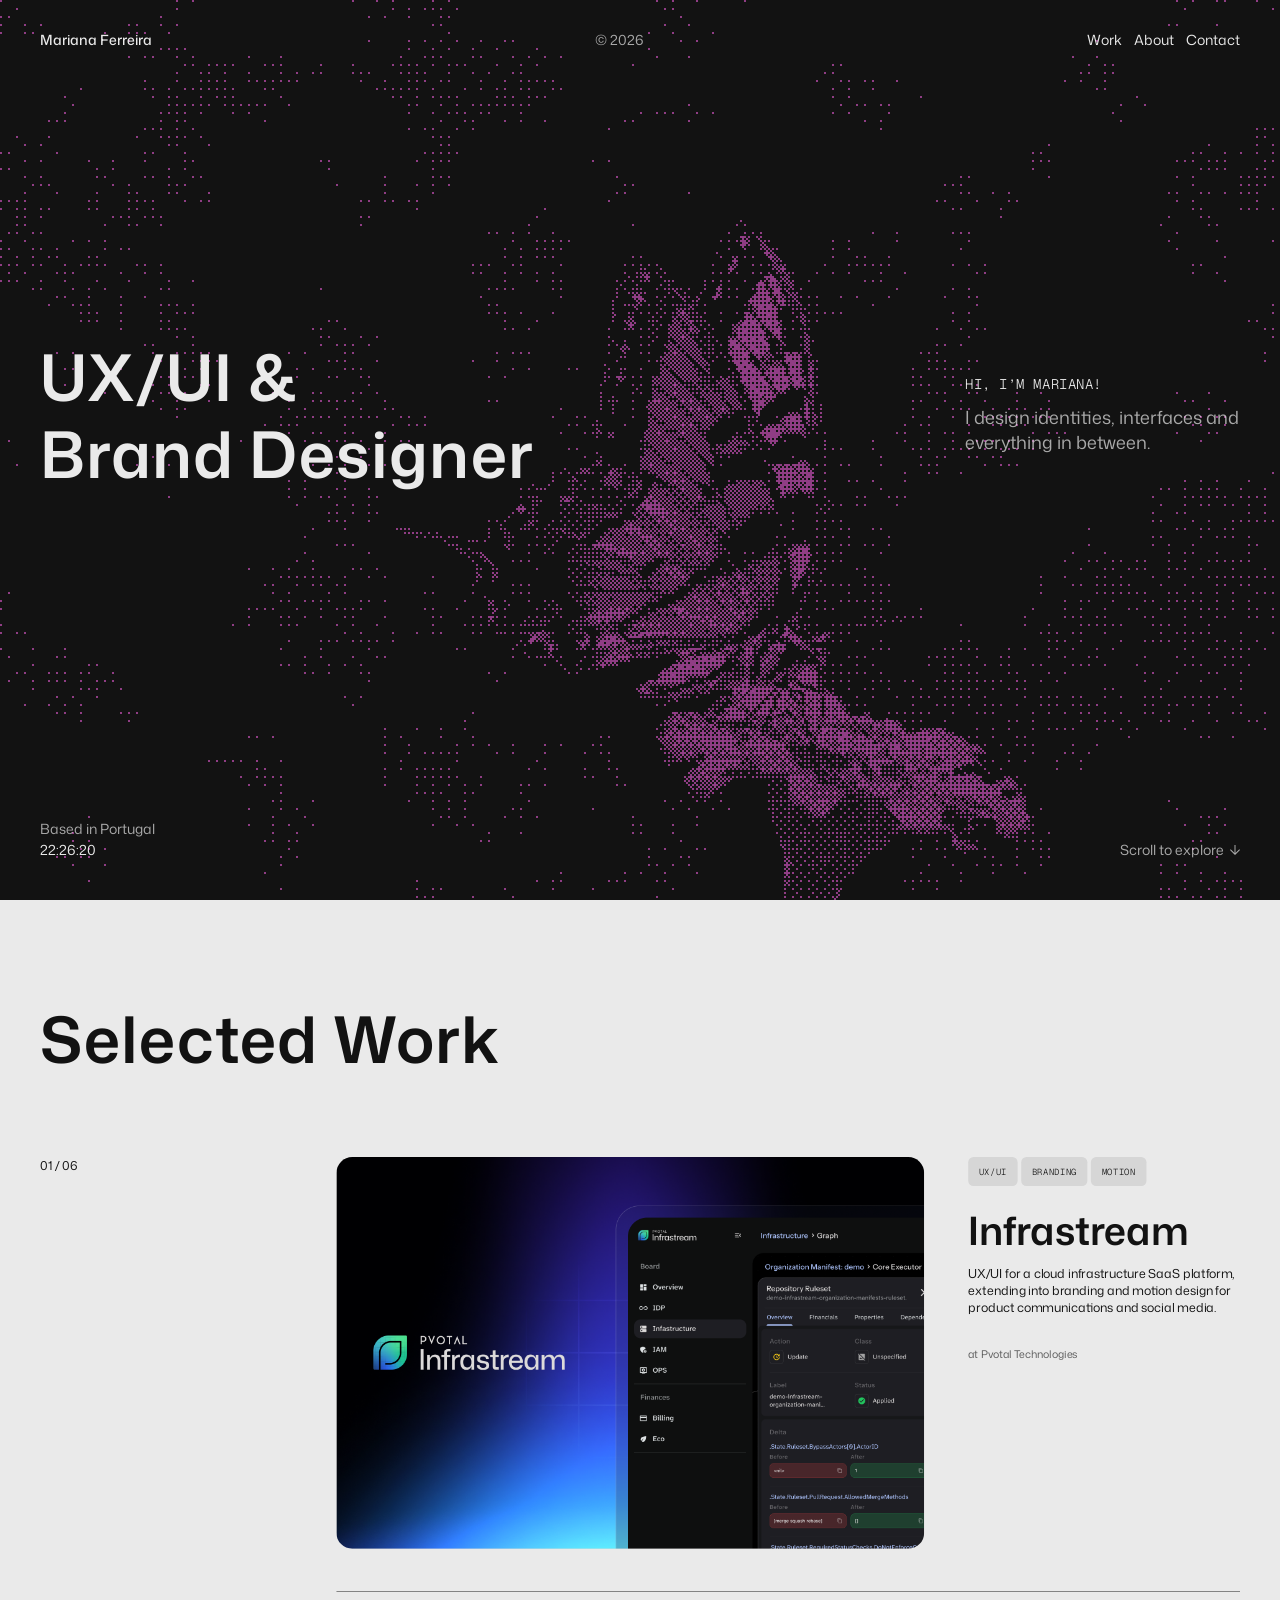
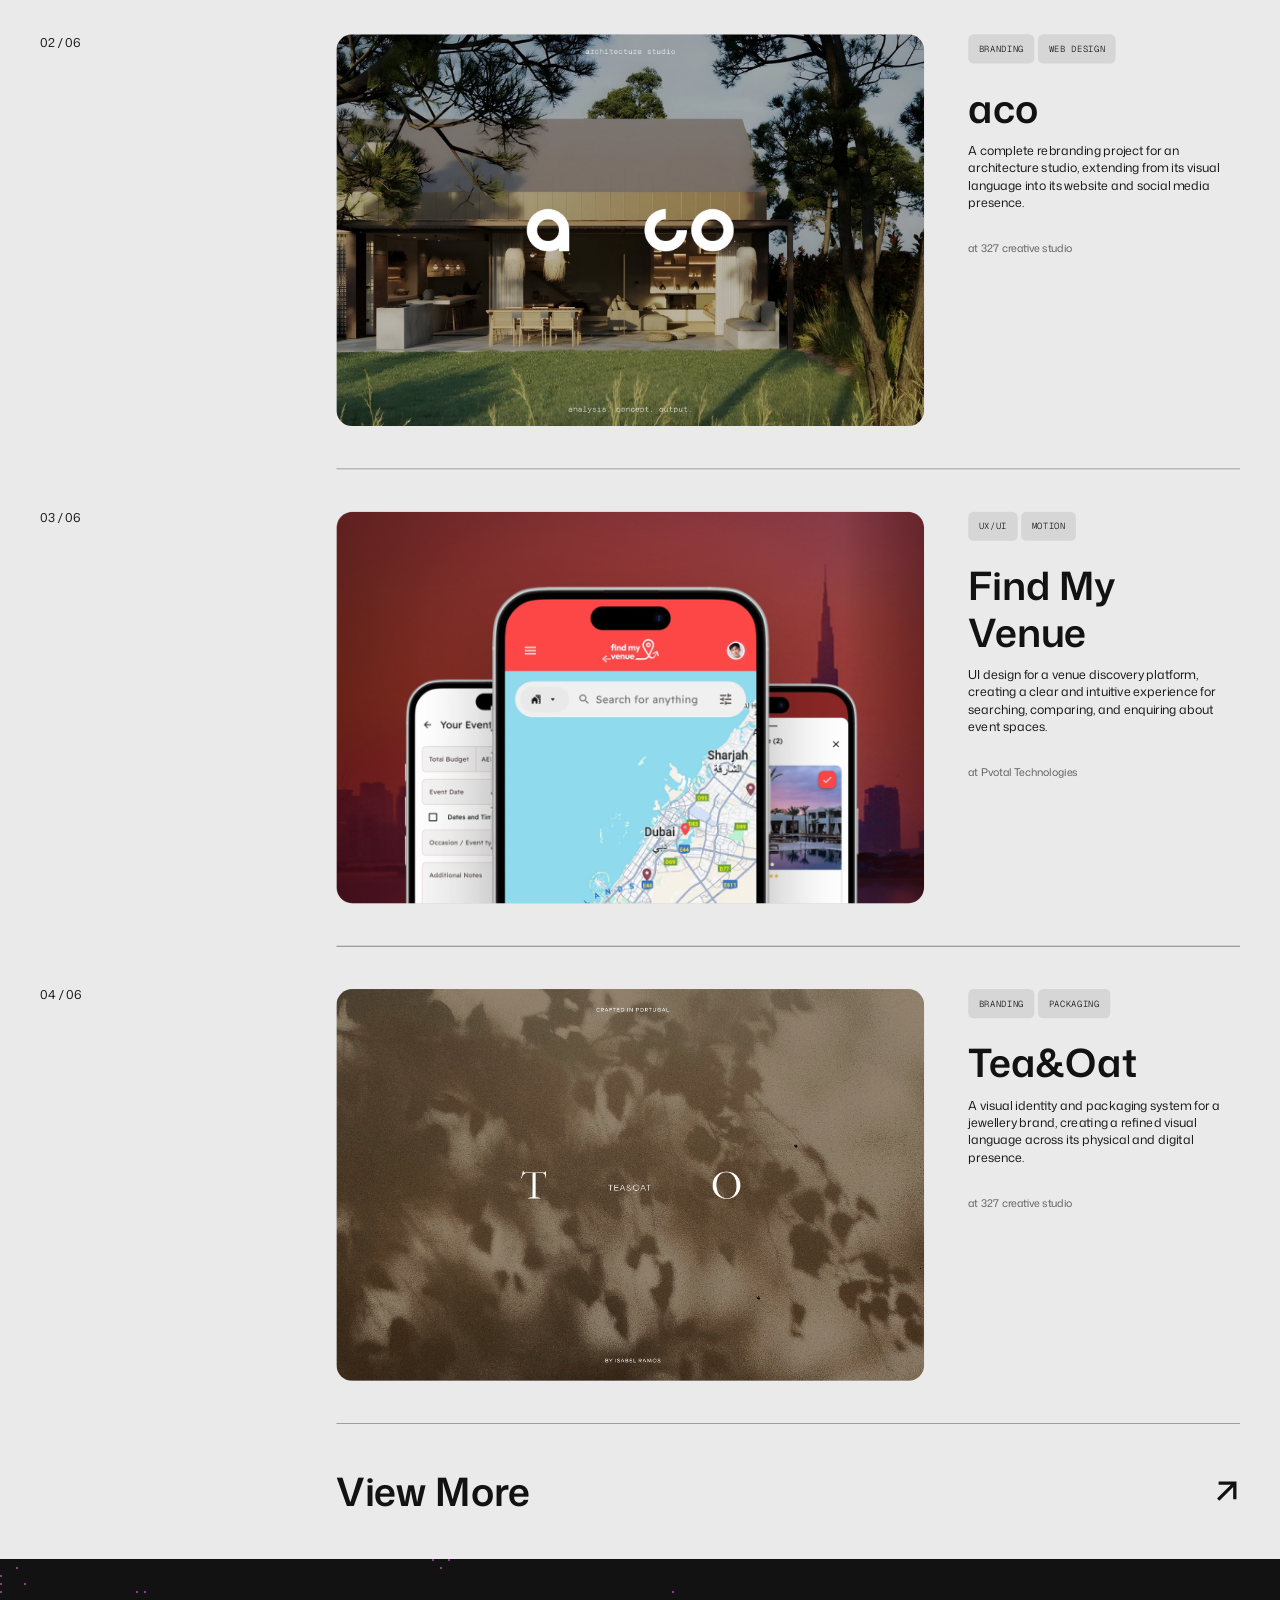
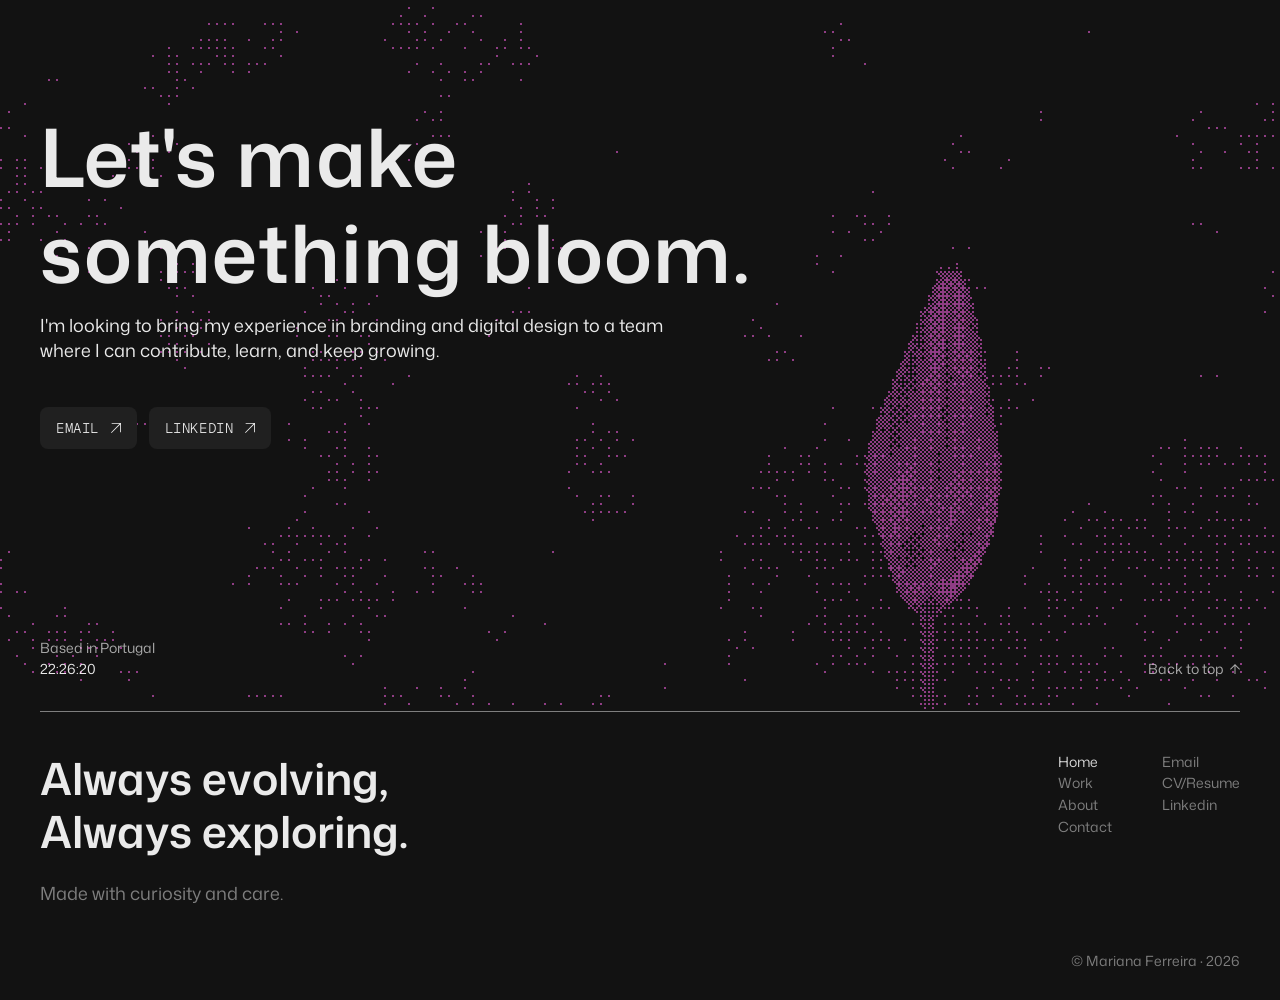
<file: index.html>
<!DOCTYPE html>
<html lang="en">
<head>
<meta charset="UTF-8">
<meta name="viewport" content="width=device-width, initial-scale=1">
<title>Mariana Ferreira — Portfolio 2026</title>
<link rel="icon" href="favicon.ico" sizes="any">
<link rel="icon" href="assets/favicon/favicon.svg" type="image/svg+xml">
<link rel="apple-touch-icon" href="assets/favicon/apple-touch-icon.png">
<link rel="preconnect" href="https://fonts.googleapis.com">
<link rel="preconnect" href="https://fonts.gstatic.com" crossorigin>
<link href="https://fonts.googleapis.com/css2?family=Mona+Sans:wdth,wght@100,300;100,400;100,500;100,600&family=Geist+Mono:wght@300&display=swap" rel="stylesheet">
<link rel="stylesheet" href="css/style.css?v=43">
</head>
<body>

<section class="hero">
  <canvas id="hero-canvas" aria-hidden="true"></canvas>

  <div class="hero__top">
    <nav class="nav">
      <a class="nav__name" href="index.html">Mariana Ferreira</a>
      <p class="nav__meta">© 2026</p>
      <div class="nav__links">
        <a href="work.html">Work</a>
        <a href="about.html">About</a>
        <a href="#contact">Contact</a>
      </div>
    </nav>

    <div class="intro">
      <h1 class="intro__title t-header-64">UX/UI &amp;<br>Brand Designer</h1>
      <div class="intro__aside">
        <p class="intro__tag t-tag-14">Hi, I&rsquo;m Mariana!</p>
        <p class="intro__blurb t-text-18">I design identities, interfaces and everything in between.</p>
      </div>
    </div>
  </div>

  <div class="bottom-bar">
    <div class="bottom-bar__place">
      <span>Based in Portugal</span>
      <span id="clock">23:09:35</span>
    </div>
    <a href="#work" class="bottom-bar__link">
      <span>Scroll to explore</span>
      <img src="assets/icons/arrow-down.svg?v=2" alt="">
    </a>
  </div>
</section>

<section class="selected-work-wrap" id="work">
  <div class="selected-work">
    <h2 class="selected-work__heading t-header-64">Selected Work</h2>

    <div class="work-grid-scale" id="workGridScale">
    <div class="work-grid" id="workGrid">
      <div class="work-grid__numbers" aria-hidden="true">
        <span class="work-grid__number t-text-14">01 / 06</span>
        <span class="work-grid__number t-text-14">02 / 06</span>
        <span class="work-grid__number t-text-14">03 / 06</span>
        <span class="work-grid__number t-text-14">04 / 06</span>
      </div>

      <div class="work-rows">

        <a class="project-row" href="work/infrastream.html">
          <div class="project-row__image">
            <img src="assets/images/projects/infrastream.png" alt="Infrastream product screens on a dark, blue-lit background">
          </div>
          <div class="project-row__body">
            <div class="project-row__tags">
              <span class="tag tag--light t-tag-10">UX/UI</span>
              <span class="tag tag--light t-tag-10">Branding</span>
              <span class="tag tag--light t-tag-10">Motion</span>
            </div>
            <div class="project-row__text">
              <h3 class="project-row__title t-title-44">Infrastream</h3>
              <p class="project-row__desc t-text-14">UX/UI for a cloud infrastructure SaaS platform, extending into branding and motion design for product communications and social media.</p>
            </div>
            <p class="project-row__client t-label-12">at Pvotal Technologies</p>
          </div>
        </a>

        <div class="line-divider line-divider--projects" role="presentation"></div>

        <a class="project-row" href="work/aco.html">
          <div class="project-row__image">
            <img src="assets/images/projects/aco.jpg" alt="aco architecture studio interior with logo overlay">
          </div>
          <div class="project-row__body">
            <div class="project-row__tags">
              <span class="tag tag--light t-tag-10">Branding</span>
              <span class="tag tag--light t-tag-10">Web Design</span>
            </div>
            <div class="project-row__text">
              <h3 class="project-row__title t-title-44">aco</h3>
              <p class="project-row__desc t-text-14">A complete rebranding project for an architecture studio, extending from its visual language into its website and social media presence.</p>
            </div>
            <p class="project-row__client t-label-12">at 327 creative studio</p>
          </div>
        </a>

        <div class="line-divider line-divider--projects" role="presentation"></div>

        <a class="project-row" href="work/find-my-venue.html">
          <div class="project-row__image">
            <img src="assets/images/projects/find-my-venue-2.png" alt="Find My Venue app screens over a Dubai skyline">
          </div>
          <div class="project-row__body">
            <div class="project-row__tags">
              <span class="tag tag--light t-tag-10">UX/UI</span>
              <span class="tag tag--light t-tag-10">Motion</span>
            </div>
            <div class="project-row__text">
              <h3 class="project-row__title t-title-44">Find My Venue</h3>
              <p class="project-row__desc t-text-14">UI design for a venue discovery platform, creating a clear and intuitive experience for searching, comparing, and enquiring about event spaces.</p>
            </div>
            <p class="project-row__client t-label-12">at Pvotal Technologies</p>
          </div>
        </a>

        <div class="line-divider line-divider--projects" role="presentation"></div>

        <a class="project-row" href="work/tea-and-oat.html">
          <div class="project-row__image">
            <img src="assets/images/projects/tea-and-oat.png" alt="Tea&amp;Oat packaging among autumn leaves">
          </div>
          <div class="project-row__body">
            <div class="project-row__tags">
              <span class="tag tag--light t-tag-10">Branding</span>
              <span class="tag tag--light t-tag-10">Packaging</span>
            </div>
            <div class="project-row__text">
              <h3 class="project-row__title t-title-44">Tea&amp;Oat</h3>
              <p class="project-row__desc t-text-14">A visual identity and packaging system for a jewellery brand, creating a refined visual language across its physical and digital presence.</p>
            </div>
            <p class="project-row__client t-label-12">at 327 creative studio</p>
          </div>
        </a>

        <div class="line-divider line-divider--projects" role="presentation"></div>

        <a href="work.html" class="view-more">
          <span class="t-title-44">View More</span>
          <img src="assets/icons/arrow-icon-dark.svg" alt="">
        </a>

      </div>
    </div>
    </div>
  </div>
</section>

<section class="cta-bloom" id="contact">
  <canvas id="contact-canvas" aria-hidden="true"></canvas>
  <div class="cta-bloom__copy">
    <div class="cta-bloom__text">
      <h2 class="cta-bloom__title t-display-80">Let&#39;s make something bloom.</h2>
      <p class="cta-bloom__body t-text-18">I&#39;m looking to bring my experience in branding and digital design to a team where I can contribute, learn, and keep growing.</p>
    </div>
    <div class="cta-bloom__actions">
      <a class="cta-button" href="mailto:mariana.sf.design@gmail.com" target="_blank">
        <span class="cta-button__label">Email</span>
        <img src="assets/icons/arrow-icon.svg?v=2" alt="">
      </a>
      <a class="cta-button" href="https://www.linkedin.com/in/mariana-ferreira15" target="_blank">
        <span class="cta-button__label">LinkedIn</span>
        <img src="assets/icons/arrow-icon.svg?v=2" alt="">
      </a>
    </div>
  </div>

  <div class="bottom-bar">
    <div class="bottom-bar__place">
      <span>Based in Portugal</span>
      <span class="js-clock">23:09:35</span>
    </div>
    <button type="button" class="bottom-bar__link bottom-bar__link--up js-back-to-top">
      <span>Back to top</span>
      <img src="assets/icons/arrow-down.svg?v=2" alt="">
    </button>
  </div>
</section>

<footer class="site-footer">
  <div class="line-divider" style="border-top: 0.7px solid var(--light-opacity-50);" role="presentation"></div>

  <div class="site-footer__top">
    <div class="site-footer__heading">
      <h2 class="t-title-44">Always evolving,<br>Always exploring.</h2>
      <p class="t-text-18">Made with curiosity and care.</p>
    </div>

    <div class="site-footer__menus">
      <ul class="menu-list t-text-14">
        <li><a href="index.html" class="is-current">Home</a></li>
        <li><a href="work.html">Work</a></li>
        <li><a href="about.html">About</a></li>
        <li><a href="#contact">Contact</a></li>
      </ul>
      <ul class="menu-list t-text-14">
        <li><a href="mailto:mariana.sf.design@gmail.com" target="_blank">Email</a></li>
        <li><a href="https://drive.google.com/file/d/11VCMJUcz3bLyp9auznkshpkdH8lRxIy2/view?usp=sharing" target="_blank">CV/Resume</a></li>
        <li><a href="https://www.linkedin.com/in/mariana-ferreira15" target="_blank">Linkedin</a></li>
      </ul>
    </div>
  </div>

  <p class="site-footer__copyright t-text-14">© Mariana Ferreira · 2026</p>
</footer>

<script>
  const clocks = [document.getElementById('clock'), document.querySelector('.js-clock')];
  const tick = () => {
    const time = new Intl.DateTimeFormat('en-GB', {
      timeZone: 'Europe/Lisbon', hour: '2-digit', minute: '2-digit', second: '2-digit', hour12: false
    }).format(new Date());
    clocks.forEach(el => { if (el) el.textContent = time; });
  };
  tick();
  setInterval(tick, 1000);

  document.querySelector('.js-back-to-top').addEventListener('click', () => {
    window.scrollTo({ top: 0, behavior: 'smooth' });
  });

  // Below 1340px the Selected Work grid (numbers + image + text + tags) is scaled
  // down as one fixed-proportion unit rather than letting the image and text column
  // shrink independently — this guarantees the tag row never wraps to a second line
  // and every gap/font-size stays in the exact ratio Figma specifies at any width.
  const GRID_REFERENCE_WIDTH = 1360;
  const scaleWrap = document.getElementById('workGridScale');
  const grid = document.getElementById('workGrid');
  function updateWorkGridScale() {
    if (!scaleWrap || !grid) return;
    if (window.innerWidth <= 900) {
      grid.style.transform = '';
      scaleWrap.style.height = '';
      return;
    }
    const scale = Math.min(1, scaleWrap.clientWidth / GRID_REFERENCE_WIDTH);
    grid.style.transform = `scale(${scale})`;
    scaleWrap.style.height = (grid.offsetHeight * scale) + 'px';
  }
  updateWorkGridScale();
  window.addEventListener('resize', updateWorkGridScale);
  window.addEventListener('load', updateWorkGridScale);
</script>

<script src="js/dither-filter.js?v=14"></script>
<script src="js/dither-brand.js?v=1"></script>
<script>
  DitherFilter.mount(Object.assign({}, DITHER_BRAND, {
    canvas: '#hero-canvas',
    src: 'assets/hero/butterfly-flutter.png',
    sprite: { frames: 85, cols: 10, rows: 9 },
    duration: 5316,
    loop: false,
    placement: { x: 0.63, y: 1, anchorY: 1, size: 1.18 },
    // the butterfly sits low, so the field behind it starts a little denser at the
    // top and thins toward the bottom to even out the overall balance
    background: Object.assign({}, DITHER_BRAND.background, { from: 0.012, to: 0.008 })
  }));

  // The contact section is near the bottom of the page: the lily must wait for the
  // visitor, or it would bloom and finish before anyone got there. Mount now (the
  // background texture shows from the start), hold the lily unseen, and play it once
  // most of the section is on screen.
  const contactBloom = DitherFilter.mount(Object.assign({}, DITHER_BRAND, {
    canvas: '#contact-canvas',
    src: 'assets/contact/lily-bloom-alpha.png',
    sprite: { frames: 44, cols: 11, rows: 4 },
    duration: 9000,
    loop: false,
    autoplay: false,
    // lower right, stem running off the bottom edge (lifted and extended by 20% of the
    // frame height so the bloom sits a little higher), clear of the text
    placement: { x: 0.74, y: 1, anchorY: 1, size: 0.8, stemExtend: 0.2 },
    // the lily's depth: the two petals standing behind thinned, the stem firmed up
    shape: (u, v) => {
      const V = v - 0.08;
      const cl = (n) => n < 0 ? 0 : n > 1 ? 1 : n;
      const back = Math.pow(cl(-V / 0.60), 0.9) * Math.pow(cl(Math.abs(u) / 0.70), 0.9);
      const stem = cl(V / 0.42) * cl(1 - Math.abs(u) / 0.24);
      return { gain: 1 - 0.88 * back + 0.60 * stem };
    }
  }));

  const contactObserver = new IntersectionObserver((entries) => {
    if (!entries.some((e) => e.isIntersecting)) return;
    contactObserver.disconnect();
    contactBloom.play();
  }, { threshold: 0.6 });
  contactObserver.observe(document.getElementById('contact'));
</script>
<script src="js/reveal.js?v=1"></script>
<script data-goatcounter="https://mariana-15.goatcounter.com/count"
        async src="//gc.zgo.at/count.js"></script>
</body>
</html>
</file>
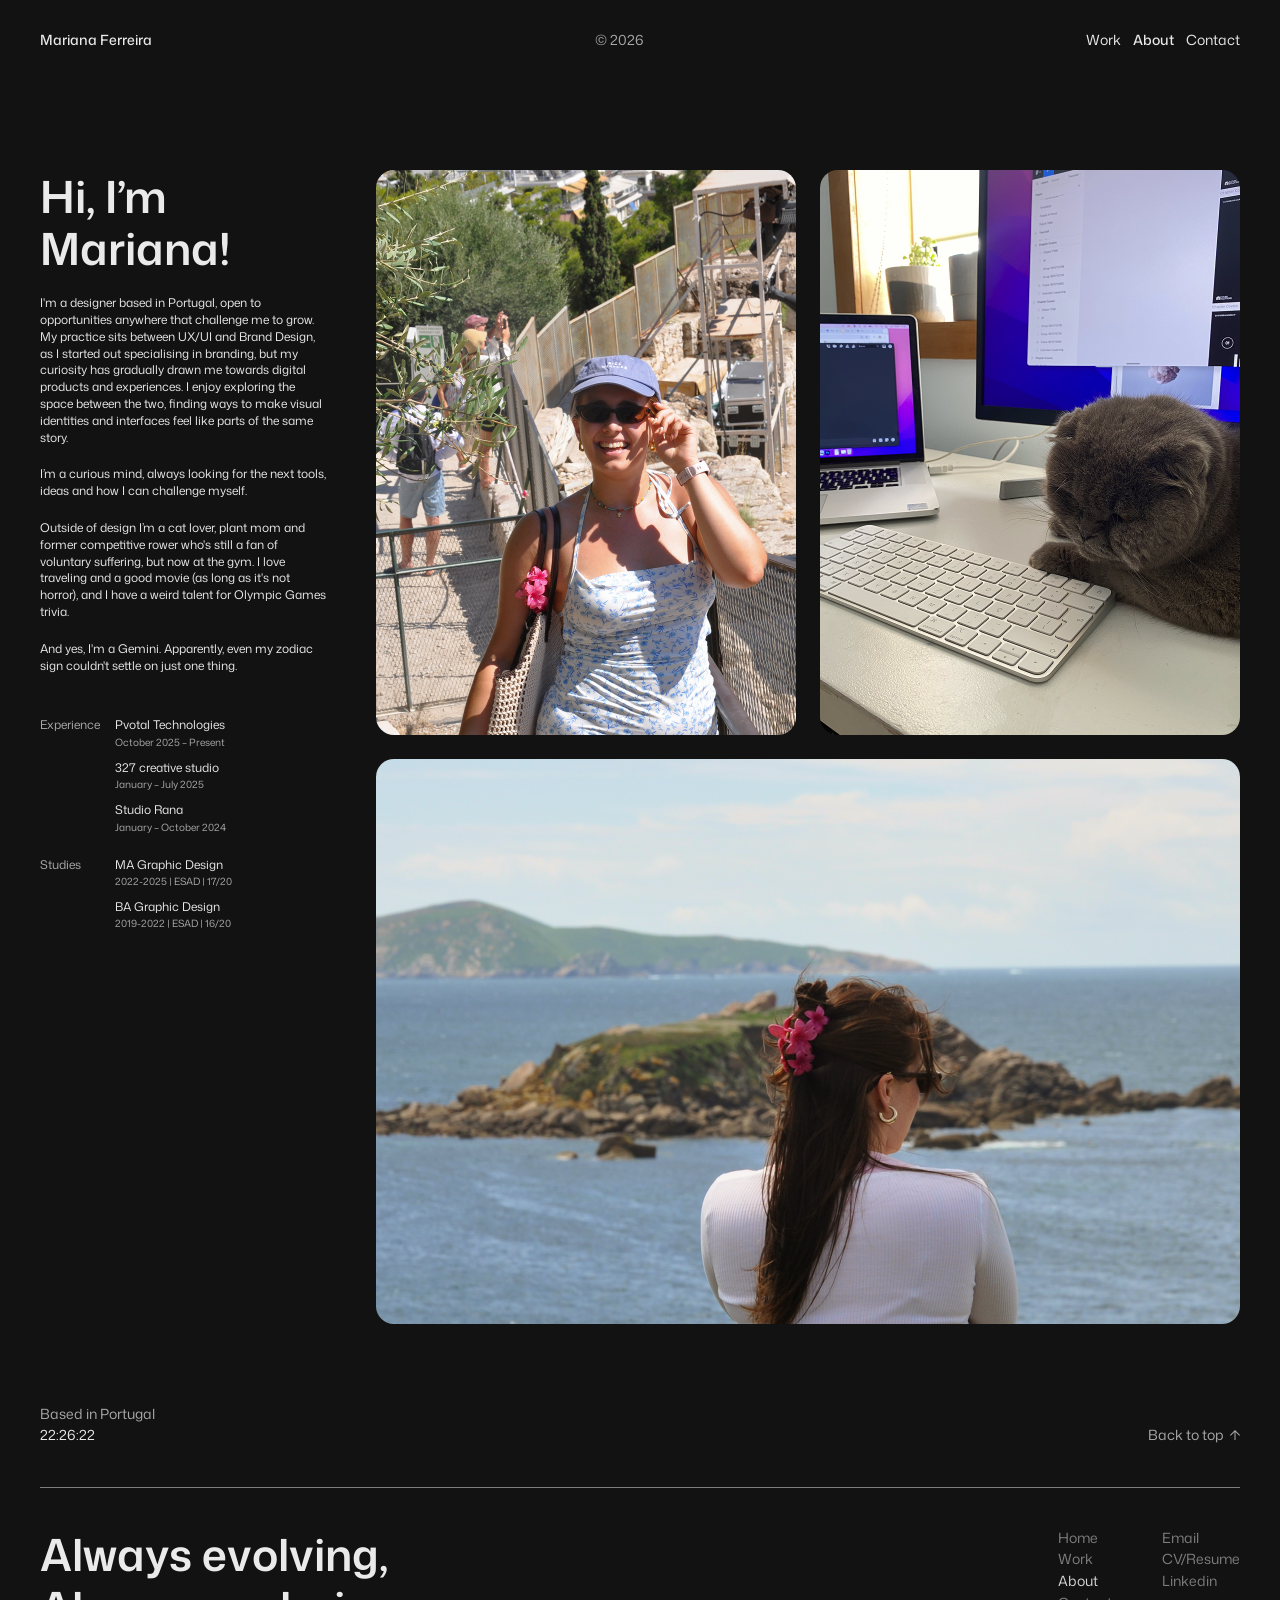
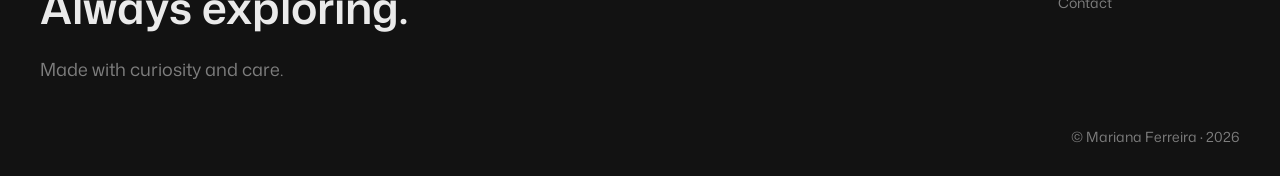
<file: about.html>
<!DOCTYPE html>
<html lang="en">
<head>
<meta charset="UTF-8">
<meta name="viewport" content="width=device-width, initial-scale=1">
<title>About — Mariana Ferreira</title>
<link rel="icon" href="favicon.ico" sizes="any">
<link rel="icon" href="assets/favicon/favicon.svg" type="image/svg+xml">
<link rel="apple-touch-icon" href="assets/favicon/apple-touch-icon.png">
<link rel="preconnect" href="https://fonts.googleapis.com">
<link rel="preconnect" href="https://fonts.gstatic.com" crossorigin>
<link href="https://fonts.googleapis.com/css2?family=Mona+Sans:wdth,wght@100,300;100,400;100,500;100,600&family=Geist+Mono:wght@300&display=swap" rel="stylesheet">
<link rel="stylesheet" href="css/style.css?v=43">
</head>
<body>

<nav class="nav">
  <a class="nav__name" href="index.html">Mariana Ferreira</a>
  <p class="nav__meta">© 2026</p>
  <div class="nav__links">
    <a href="work.html">Work</a>
    <a href="about.html" aria-current="page">About</a>
    <a href="index.html#contact">Contact</a>
  </div>
</nav>

<div class="about-body">
  <div class="about-info">
    <div class="about-info__text">
      <h1 class="t-title-44">Hi, I&rsquo;m Mariana!</h1>
      <p class="t-text-small-12">I&#39;m a designer based in Portugal, open to opportunities anywhere that challenge me to grow. My practice sits between UX/UI and Brand Design, as I started out specialising in branding, but my curiosity has gradually drawn me towards digital products and experiences. I enjoy exploring the space between the two, finding ways to make visual identities and interfaces feel like parts of the same story.</p>
      <p class="t-text-small-12">I&rsquo;m a curious mind, always looking for the next tools, ideas and how I can challenge myself.</p>
      <p class="t-text-small-12">Outside of design I&rsquo;m a cat lover, plant mom and former competitive rower who&#39;s still a fan of voluntary suffering, but now at the gym. I love traveling and a good movie (as long as it&#39;s not horror), and I have a weird talent for Olympic Games trivia.</p>
      <p class="t-text-small-12">And yes, I&#39;m a Gemini. Apparently, even my zodiac sign couldn&#39;t settle on just one thing.</p>
    </div>

    <div class="about-info__meta">
      <div class="about-meta-row">
        <span class="about-meta-row__label t-label-12">Experience</span>
        <div class="about-meta-row__entries">
          <div class="about-meta-entry">
            <span class="about-meta-entry__name t-label-12">Pvotal Technologies</span>
            <span class="about-meta-entry__date t-label-small-10">October 2025 – Present</span>
          </div>
          <div class="about-meta-entry">
            <span class="about-meta-entry__name t-label-12">327 creative studio</span>
            <span class="about-meta-entry__date t-label-small-10">January – July 2025</span>
          </div>
          <div class="about-meta-entry">
            <span class="about-meta-entry__name t-label-12">Studio Rana</span>
            <span class="about-meta-entry__date t-label-small-10">January – October 2024</span>
          </div>
        </div>
      </div>

      <div class="about-meta-row">
        <span class="about-meta-row__label t-label-12">Studies</span>
        <div class="about-meta-row__entries">
          <div class="about-meta-entry">
            <span class="about-meta-entry__name t-label-12">MA Graphic Design</span>
            <span class="about-meta-entry__date t-label-small-10">2022-2025 | ESAD | 17/20</span>
          </div>
          <div class="about-meta-entry">
            <span class="about-meta-entry__name t-label-12">BA Graphic Design</span>
            <span class="about-meta-entry__date t-label-small-10">2019-2022 | ESAD | 16/20</span>
          </div>
        </div>
      </div>
    </div>
  </div>

  <div class="about-photos">
    <div class="about-photos__row">
      <div><img class="is-bottom" src="assets/images/about/photo-1.png" alt="Mariana smiling on a sunny cliffside path, wearing a cap and sunglasses"></div>
      <div><img src="assets/images/about/photo-2.png" alt="Desk setup with a laptop, keyboard, and a sleepy grey cat"></div>
    </div>
    <img class="is-bottom" src="assets/images/about/photo-3.png" alt="Mariana looking out over the coast, hair decorated with small flowers">
  </div>
</div>

<div class="bottom-bar" style="padding: 0 40px 40px;">
  <div class="bottom-bar__place">
    <span>Based in Portugal</span>
    <span class="js-clock">23:09:35</span>
  </div>
  <button type="button" class="bottom-bar__link bottom-bar__link--up js-back-to-top">
    <span>Back to top</span>
    <img src="assets/icons/arrow-down.svg?v=2" alt="">
  </button>
</div>

<footer class="site-footer">
  <div class="line-divider" style="border-top: 0.7px solid var(--light-opacity-50);" role="presentation"></div>

  <div class="site-footer__top">
    <div class="site-footer__heading">
      <h2 class="t-title-44">Always evolving,<br>Always exploring.</h2>
      <p class="t-text-18">Made with curiosity and care.</p>
    </div>

    <div class="site-footer__menus">
      <ul class="menu-list t-text-14">
        <li><a href="index.html">Home</a></li>
        <li><a href="work.html">Work</a></li>
        <li><a href="about.html" class="is-current">About</a></li>
        <li><a href="index.html#contact">Contact</a></li>
      </ul>
      <ul class="menu-list t-text-14">
        <li><a href="mailto:mariana.sf.design@gmail.com" target="_blank">Email</a></li>
        <li><a href="https://drive.google.com/file/d/11VCMJUcz3bLyp9auznkshpkdH8lRxIy2/view?usp=sharing" target="_blank">CV/Resume</a></li>
        <li><a href="https://www.linkedin.com/in/mariana-ferreira15" target="_blank">Linkedin</a></li>
      </ul>
    </div>
  </div>

  <p class="site-footer__copyright t-text-14">© Mariana Ferreira · 2026</p>
</footer>

<script>
  const clocks = [document.querySelector('.js-clock')];
  const tick = () => {
    const time = new Intl.DateTimeFormat('en-GB', {
      timeZone: 'Europe/Lisbon', hour: '2-digit', minute: '2-digit', second: '2-digit', hour12: false
    }).format(new Date());
    clocks.forEach(el => { if (el) el.textContent = time; });
  };
  tick();
  setInterval(tick, 1000);

  document.querySelector('.js-back-to-top').addEventListener('click', () => {
    window.scrollTo({ top: 0, behavior: 'smooth' });
  });
</script>
<script src="js/reveal.js?v=1"></script>
<script data-goatcounter="https://mariana-15.goatcounter.com/count"
        async src="//gc.zgo.at/count.js"></script>
</body>
</html>
</file>
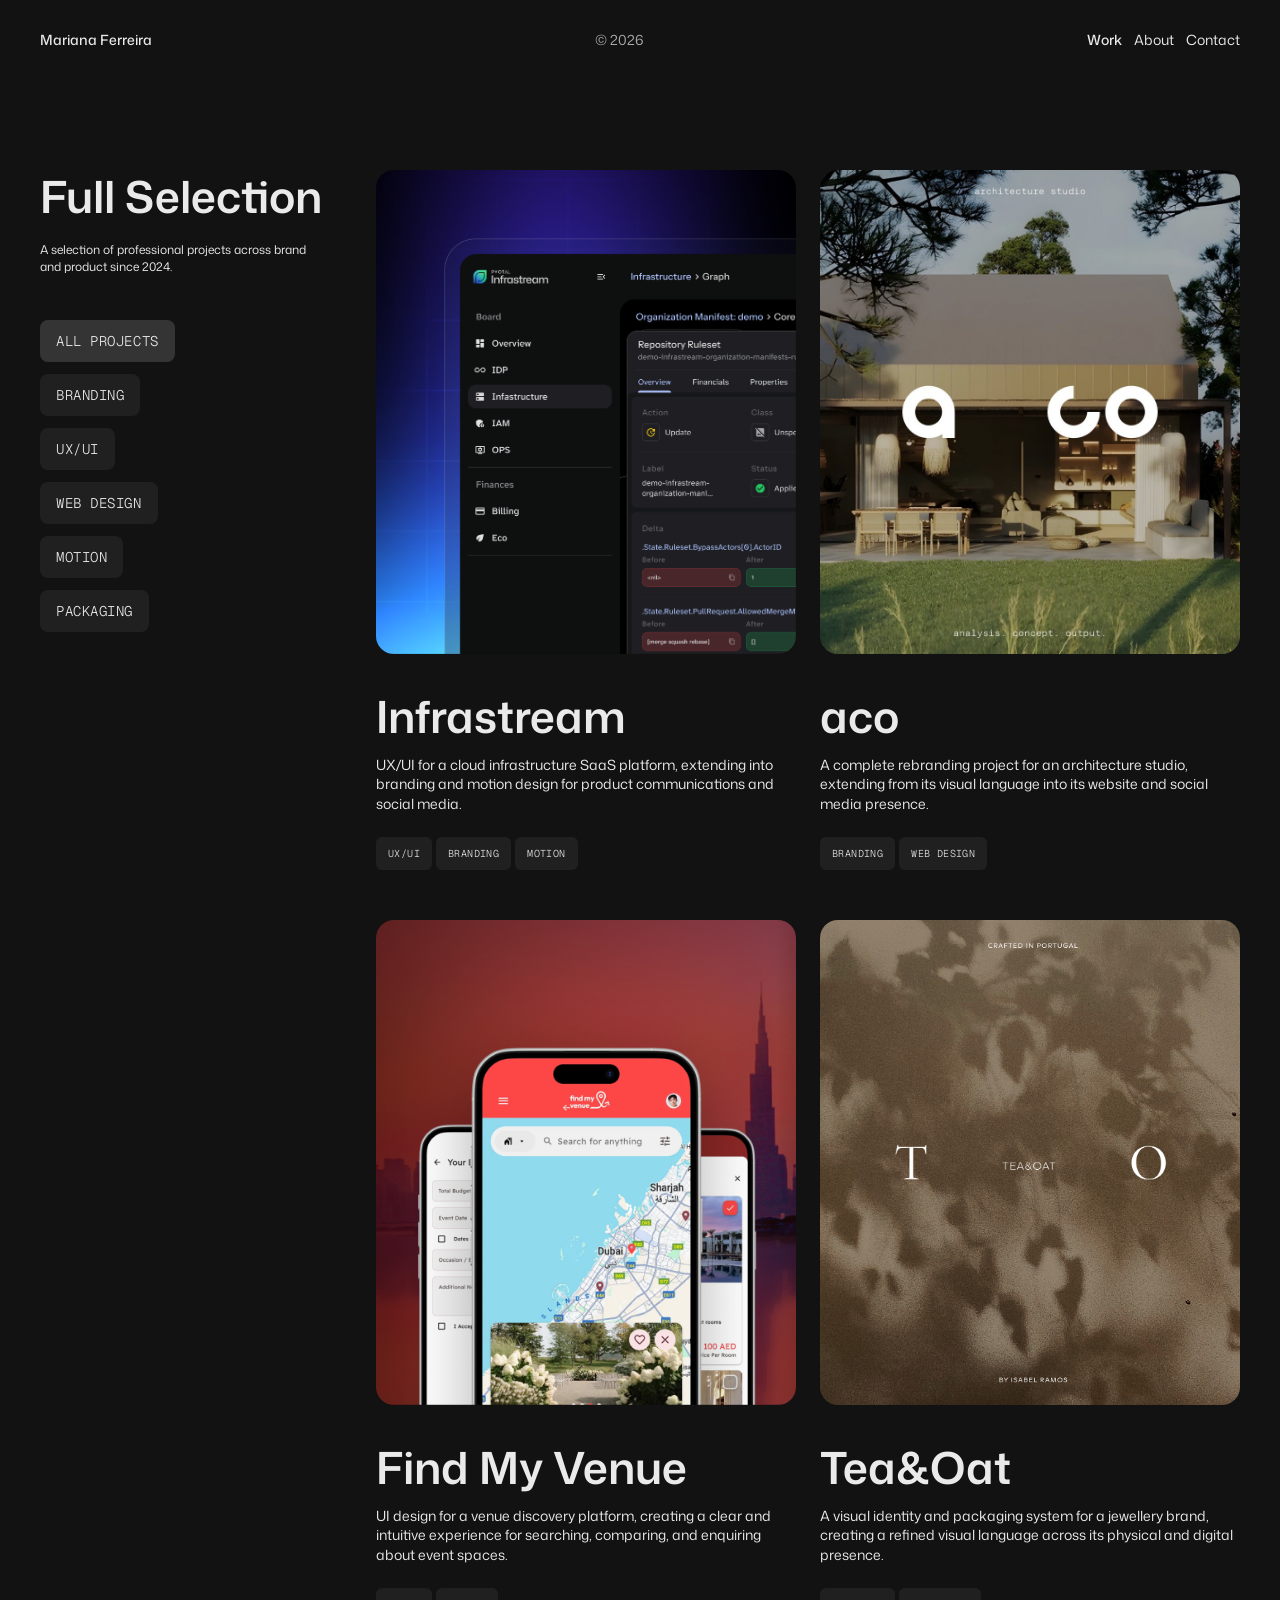
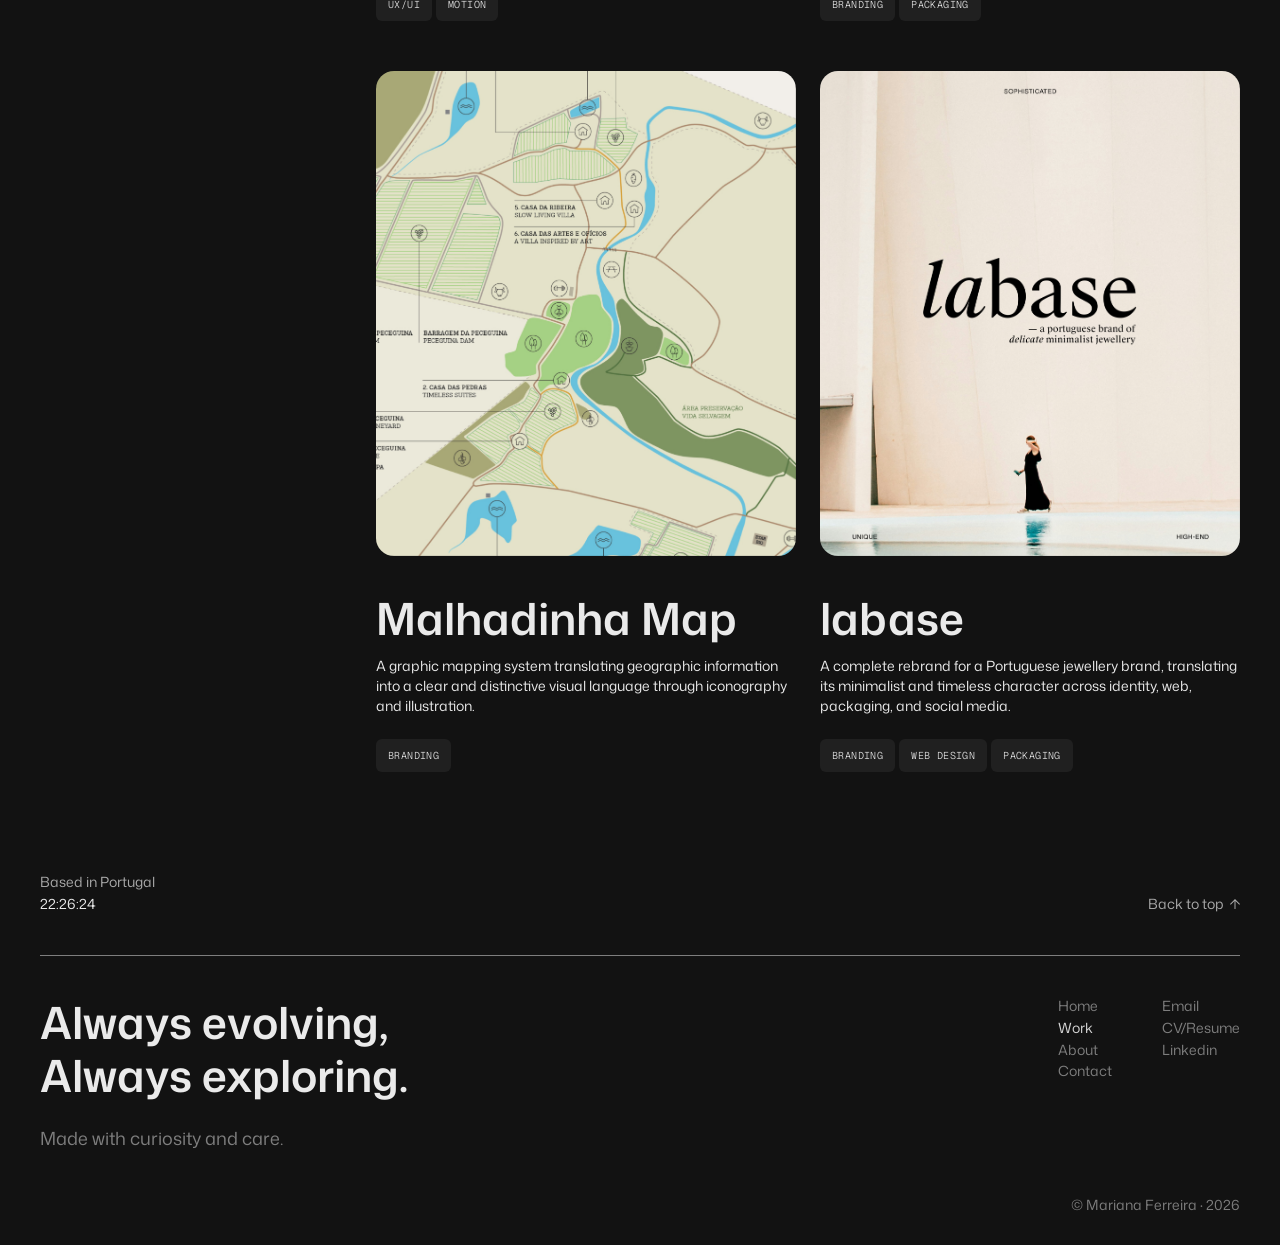
<file: work.html>
<!DOCTYPE html>
<html lang="en">
<head>
<meta charset="UTF-8">
<meta name="viewport" content="width=device-width, initial-scale=1">
<title>Work — Mariana Ferreira</title>
<link rel="icon" href="favicon.ico" sizes="any">
<link rel="icon" href="assets/favicon/favicon.svg" type="image/svg+xml">
<link rel="apple-touch-icon" href="assets/favicon/apple-touch-icon.png">
<link rel="preconnect" href="https://fonts.googleapis.com">
<link rel="preconnect" href="https://fonts.gstatic.com" crossorigin>
<link href="https://fonts.googleapis.com/css2?family=Mona+Sans:wdth,wght@100,300;100,400;100,500;100,600&family=Geist+Mono:wght@300&display=swap" rel="stylesheet">
<link rel="stylesheet" href="css/style.css?v=43">
</head>
<body>

<nav class="nav">
  <a class="nav__name" href="index.html">Mariana Ferreira</a>
  <p class="nav__meta">© 2026</p>
  <div class="nav__links">
    <a href="work.html" aria-current="page">Work</a>
    <a href="about.html">About</a>
    <a href="index.html#contact">Contact</a>
  </div>
</nav>

<div class="work-body">
  <div class="work-info">
    <div class="work-info__text">
      <h1 class="work-info__title t-title-44">Full Selection</h1>
      <p class="work-info__desc t-text-small-12">A selection of professional projects across brand and product since 2024.</p>
    </div>
    <div class="work-filters" role="group" aria-label="Filter projects by category">
      <button type="button" class="filter-tag t-tag-14 is-active" data-filter="all">All Projects</button>
      <button type="button" class="filter-tag t-tag-14" data-filter="branding">Branding</button>
      <button type="button" class="filter-tag t-tag-14" data-filter="uxui">UX/UI</button>
      <button type="button" class="filter-tag t-tag-14" data-filter="web-design">Web Design</button>
      <button type="button" class="filter-tag t-tag-14" data-filter="motion">Motion</button>
      <button type="button" class="filter-tag t-tag-14" data-filter="packaging">Packaging</button>
    </div>
  </div>

  <div class="work-grid-2col">

    <a class="work-card" data-tags="uxui branding motion" href="work/infrastream.html">
      <div class="work-card__image">
        <img src="assets/images/work/infrastream.png" alt="Infrastream product screens on a dark, blue-lit background">
      </div>
      <div class="work-card__body">
        <div class="work-card__text">
          <h2 class="work-card__title t-title-44">Infrastream</h2>
          <p class="work-card__desc t-text-14">UX/UI for a cloud infrastructure SaaS platform, extending into branding and motion design for product communications and social media.</p>
        </div>
        <div class="work-card__tags">
          <span class="tag t-tag-10">UX/UI</span>
          <span class="tag t-tag-10">Branding</span>
          <span class="tag t-tag-10">Motion</span>
        </div>
      </div>
    </a>

    <a class="work-card" data-tags="branding web-design" href="work/aco.html">
      <div class="work-card__image">
        <img src="assets/images/work/aco.jpg" alt="aco architecture studio interior with logo overlay">
      </div>
      <div class="work-card__body">
        <div class="work-card__text">
          <h2 class="work-card__title t-title-44">aco</h2>
          <p class="work-card__desc t-text-14">A complete rebranding project for an architecture studio, extending from its visual language into its website and social media presence.</p>
        </div>
        <div class="work-card__tags">
          <span class="tag t-tag-10">Branding</span>
          <span class="tag t-tag-10">Web Design</span>
        </div>
      </div>
    </a>

    <a class="work-card" data-tags="uxui motion" href="work/find-my-venue.html">
      <div class="work-card__image">
        <img src="assets/images/work/find-my-venue.png" alt="Find My Venue app screens over a Dubai skyline">
      </div>
      <div class="work-card__body">
        <div class="work-card__text">
          <h2 class="work-card__title t-title-44">Find My Venue</h2>
          <p class="work-card__desc t-text-14">UI design for a venue discovery platform, creating a clear and intuitive experience for searching, comparing, and enquiring about event spaces.</p>
        </div>
        <div class="work-card__tags">
          <span class="tag t-tag-10">UX/UI</span>
          <span class="tag t-tag-10">Motion</span>
        </div>
      </div>
    </a>

    <a class="work-card" data-tags="branding packaging" href="work/tea-and-oat.html">
      <div class="work-card__image">
        <img src="assets/images/work/tea-and-oat.png" alt="Tea&amp;Oat packaging among autumn leaves">
      </div>
      <div class="work-card__body">
        <div class="work-card__text">
          <h2 class="work-card__title t-title-44">Tea&amp;Oat</h2>
          <p class="work-card__desc t-text-14">A visual identity and packaging system for a jewellery brand, creating a refined visual language across its physical and digital presence.</p>
        </div>
        <div class="work-card__tags">
          <span class="tag t-tag-10">Branding</span>
          <span class="tag t-tag-10">Packaging</span>
        </div>
      </div>
    </a>

    <a class="work-card" data-tags="branding" href="work/malhadinha-map.html">
      <div class="work-card__image">
        <img src="assets/images/work/malhadinha-map.png" alt="Illustrated map of Malhadinha estate grounds">
      </div>
      <div class="work-card__body">
        <div class="work-card__text">
          <h2 class="work-card__title t-title-44">Malhadinha Map</h2>
          <p class="work-card__desc t-text-14">A graphic mapping system translating geographic information into a clear and distinctive visual language through iconography and illustration.</p>
        </div>
        <div class="work-card__tags">
          <span class="tag t-tag-10">Branding</span>
        </div>
      </div>
    </a>

    <a class="work-card" data-tags="branding web-design packaging" href="work/labase.html">
      <div class="work-card__image">
        <img src="assets/images/work/labase.png" alt="labase jewellery campaign photo beside a pool">
      </div>
      <div class="work-card__body">
        <div class="work-card__text">
          <h2 class="work-card__title t-title-44">labase</h2>
          <p class="work-card__desc t-text-14">A complete rebrand for a Portuguese jewellery brand, translating its minimalist and timeless character across identity, web, packaging, and social media.</p>
        </div>
        <div class="work-card__tags">
          <span class="tag t-tag-10">Branding</span>
          <span class="tag t-tag-10">Web Design</span>
          <span class="tag t-tag-10">Packaging</span>
        </div>
      </div>
    </a>

  </div>
</div>

<div class="bottom-bar" style="padding: 0 40px 40px;">
  <div class="bottom-bar__place">
    <span>Based in Portugal</span>
    <span class="js-clock">23:09:35</span>
  </div>
  <button type="button" class="bottom-bar__link bottom-bar__link--up js-back-to-top">
    <span>Back to top</span>
    <img src="assets/icons/arrow-down.svg?v=2" alt="">
  </button>
</div>

<footer class="site-footer">
  <div class="line-divider" style="border-top: 0.7px solid var(--light-opacity-50);" role="presentation"></div>

  <div class="site-footer__top">
    <div class="site-footer__heading">
      <h2 class="t-title-44">Always evolving,<br>Always exploring.</h2>
      <p class="t-text-18">Made with curiosity and care.</p>
    </div>

    <div class="site-footer__menus">
      <ul class="menu-list t-text-14">
        <li><a href="index.html">Home</a></li>
        <li><a href="work.html" class="is-current">Work</a></li>
        <li><a href="about.html">About</a></li>
        <li><a href="index.html#contact">Contact</a></li>
      </ul>
      <ul class="menu-list t-text-14">
        <li><a href="mailto:mariana.sf.design@gmail.com" target="_blank">Email</a></li>
        <li><a href="https://drive.google.com/file/d/11VCMJUcz3bLyp9auznkshpkdH8lRxIy2/view?usp=sharing" target="_blank">CV/Resume</a></li>
        <li><a href="https://www.linkedin.com/in/mariana-ferreira15" target="_blank">Linkedin</a></li>
      </ul>
    </div>
  </div>

  <p class="site-footer__copyright t-text-14">© Mariana Ferreira · 2026</p>
</footer>

<script>
  const clocks = [document.querySelector('.js-clock')];
  const tick = () => {
    const time = new Intl.DateTimeFormat('en-GB', {
      timeZone: 'Europe/Lisbon', hour: '2-digit', minute: '2-digit', second: '2-digit', hour12: false
    }).format(new Date());
    clocks.forEach(el => { if (el) el.textContent = time; });
  };
  tick();
  setInterval(tick, 1000);

  document.querySelector('.js-back-to-top').addEventListener('click', () => {
    window.scrollTo({ top: 0, behavior: 'smooth' });
  });

  const filterButtons = document.querySelectorAll('.filter-tag');
  const workCards = document.querySelectorAll('.work-card');
  filterButtons.forEach(button => {
    button.addEventListener('click', () => {
      const filter = button.dataset.filter;
      filterButtons.forEach(b => b.classList.toggle('is-active', b === button));
      workCards.forEach(card => {
        const matches = filter === 'all' || card.dataset.tags.split(' ').includes(filter);
        card.hidden = !matches;
      });
    });
  });
</script>
<script src="js/reveal.js?v=1"></script>
<script data-goatcounter="https://mariana-15.goatcounter.com/count"
        async src="//gc.zgo.at/count.js"></script>
</body>
</html>
</file>
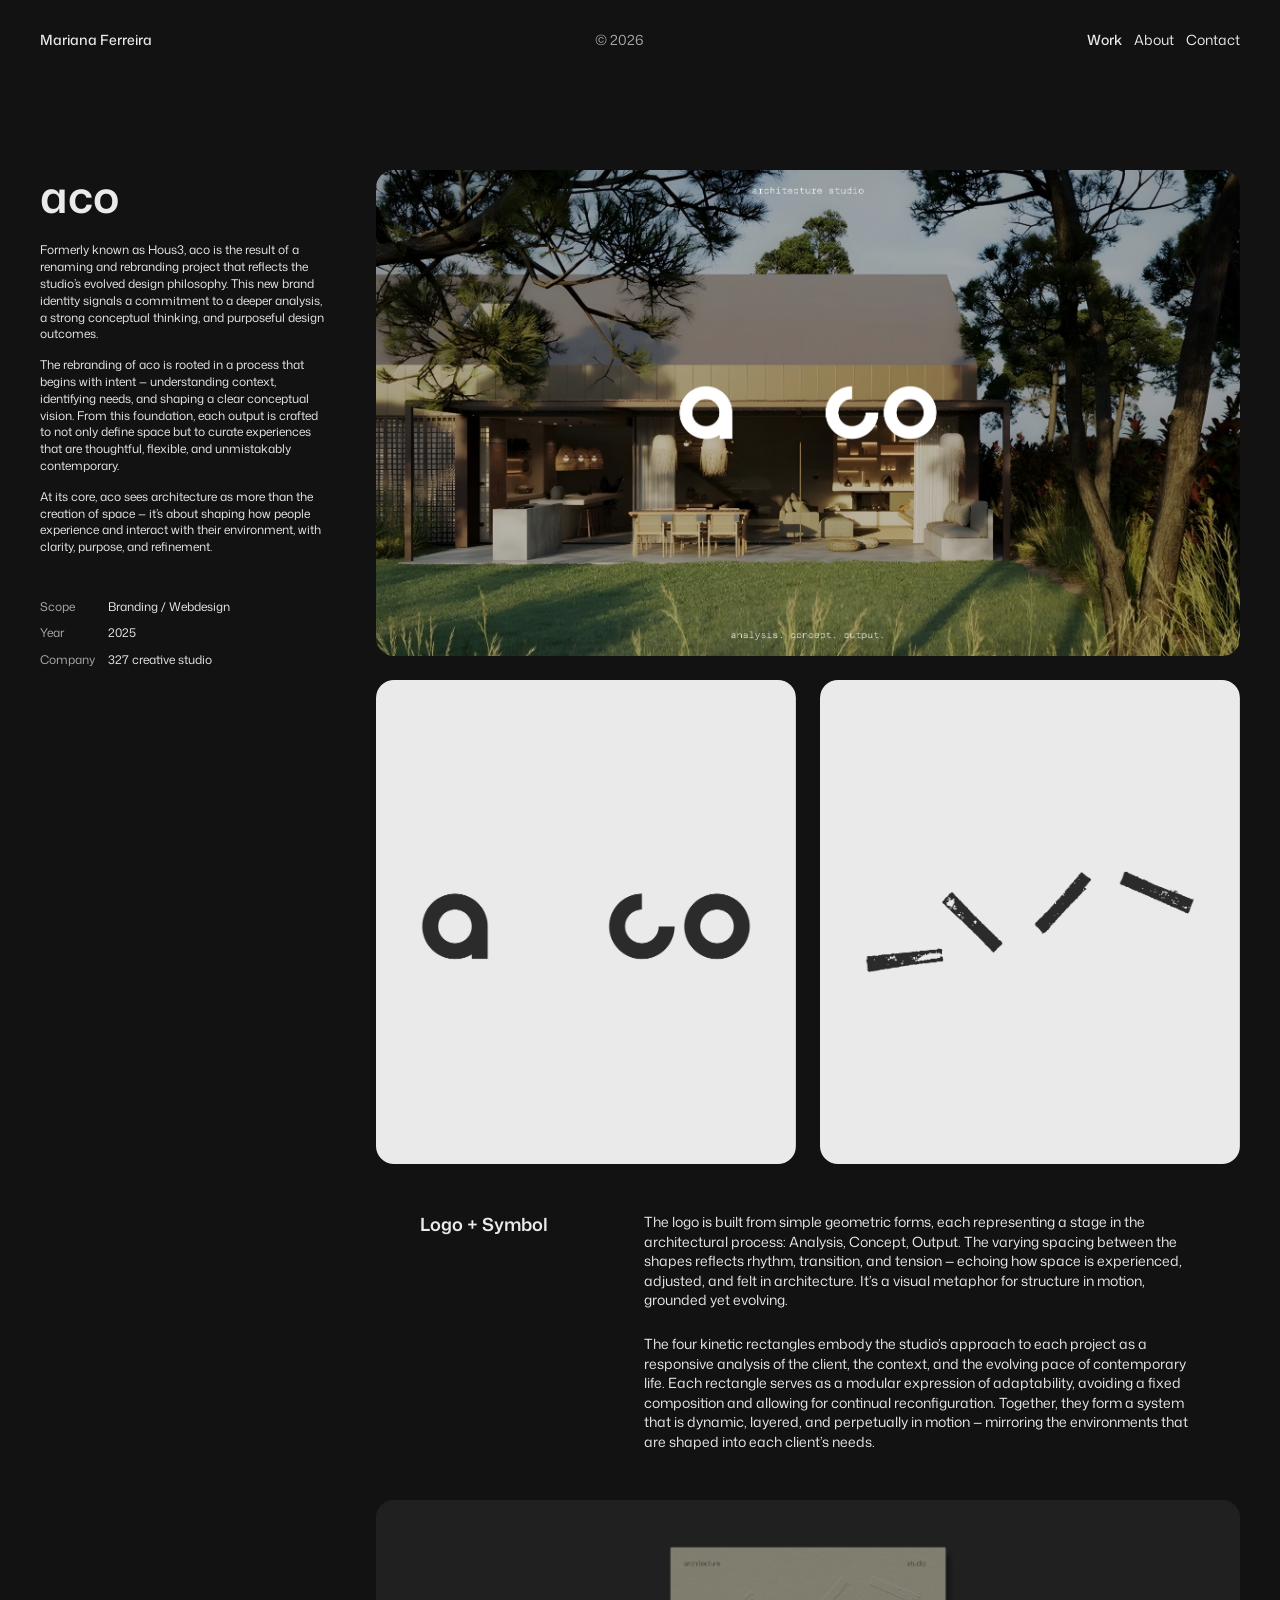
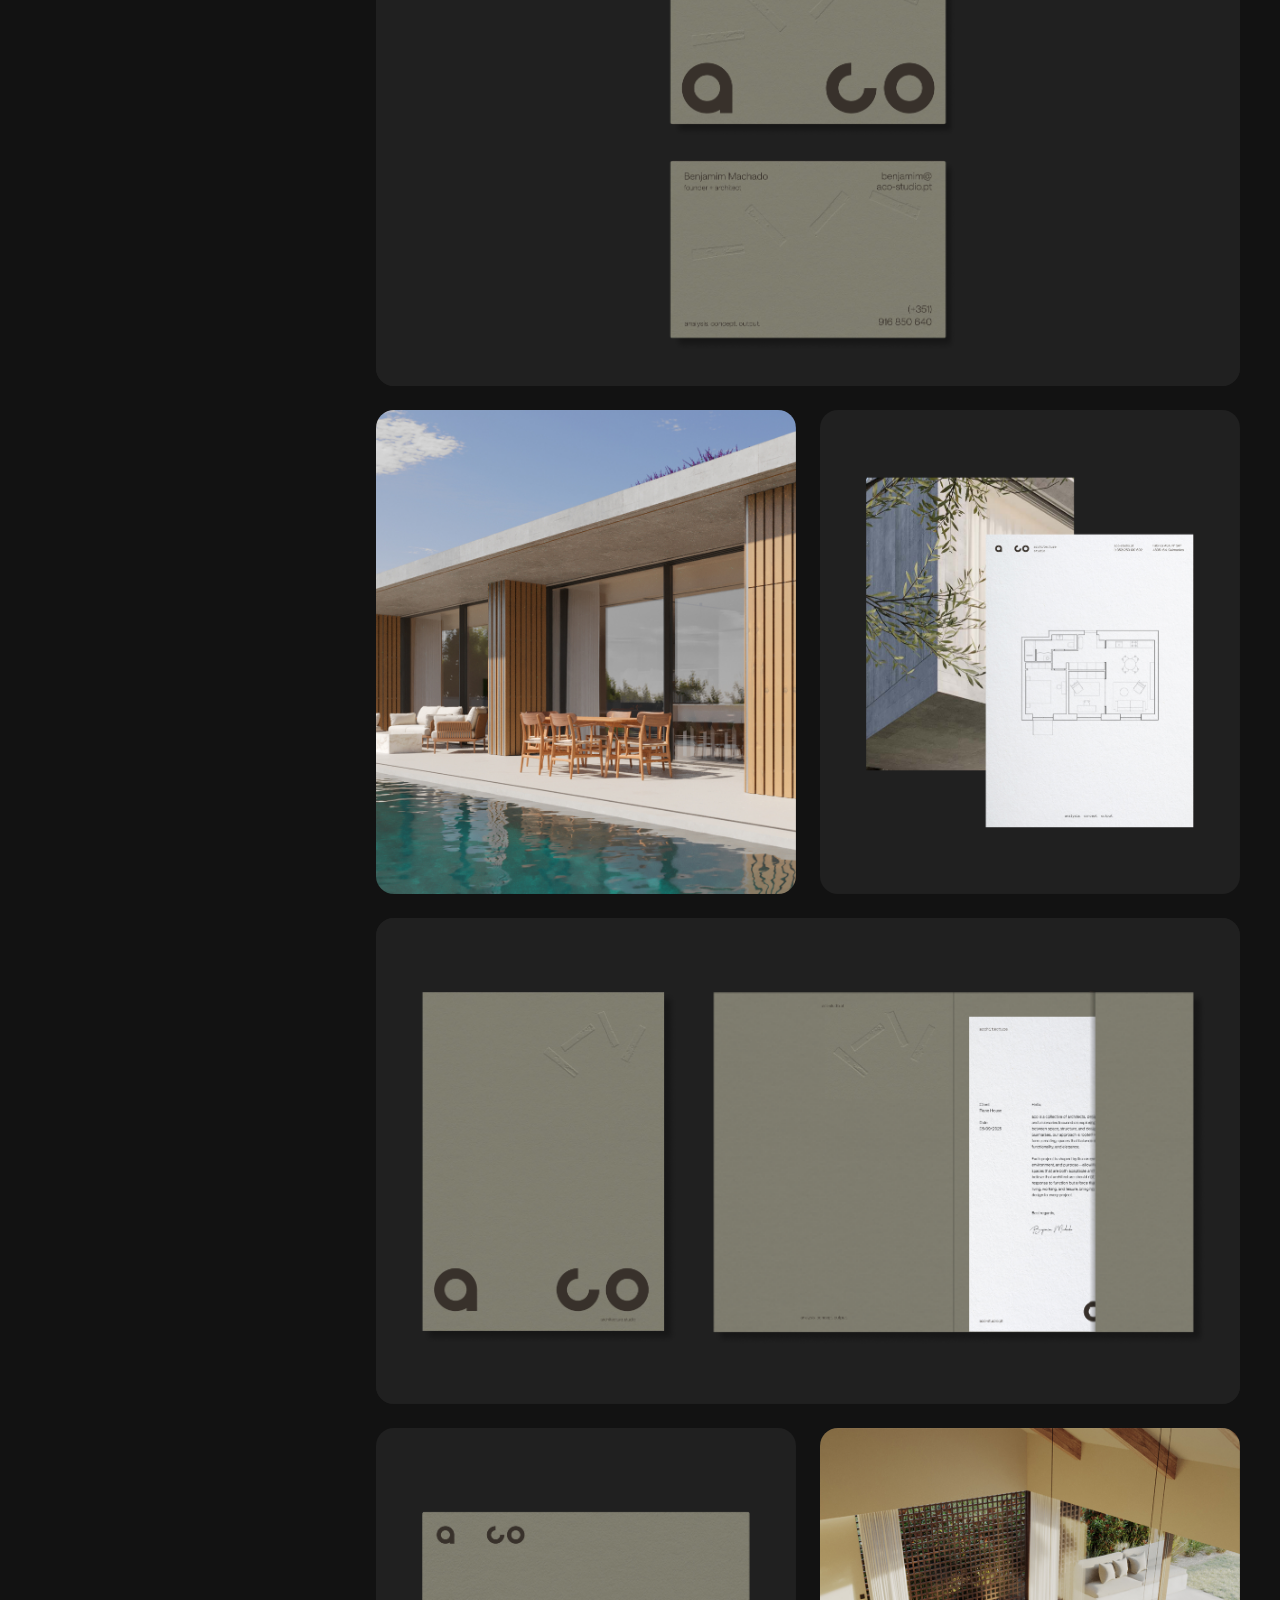
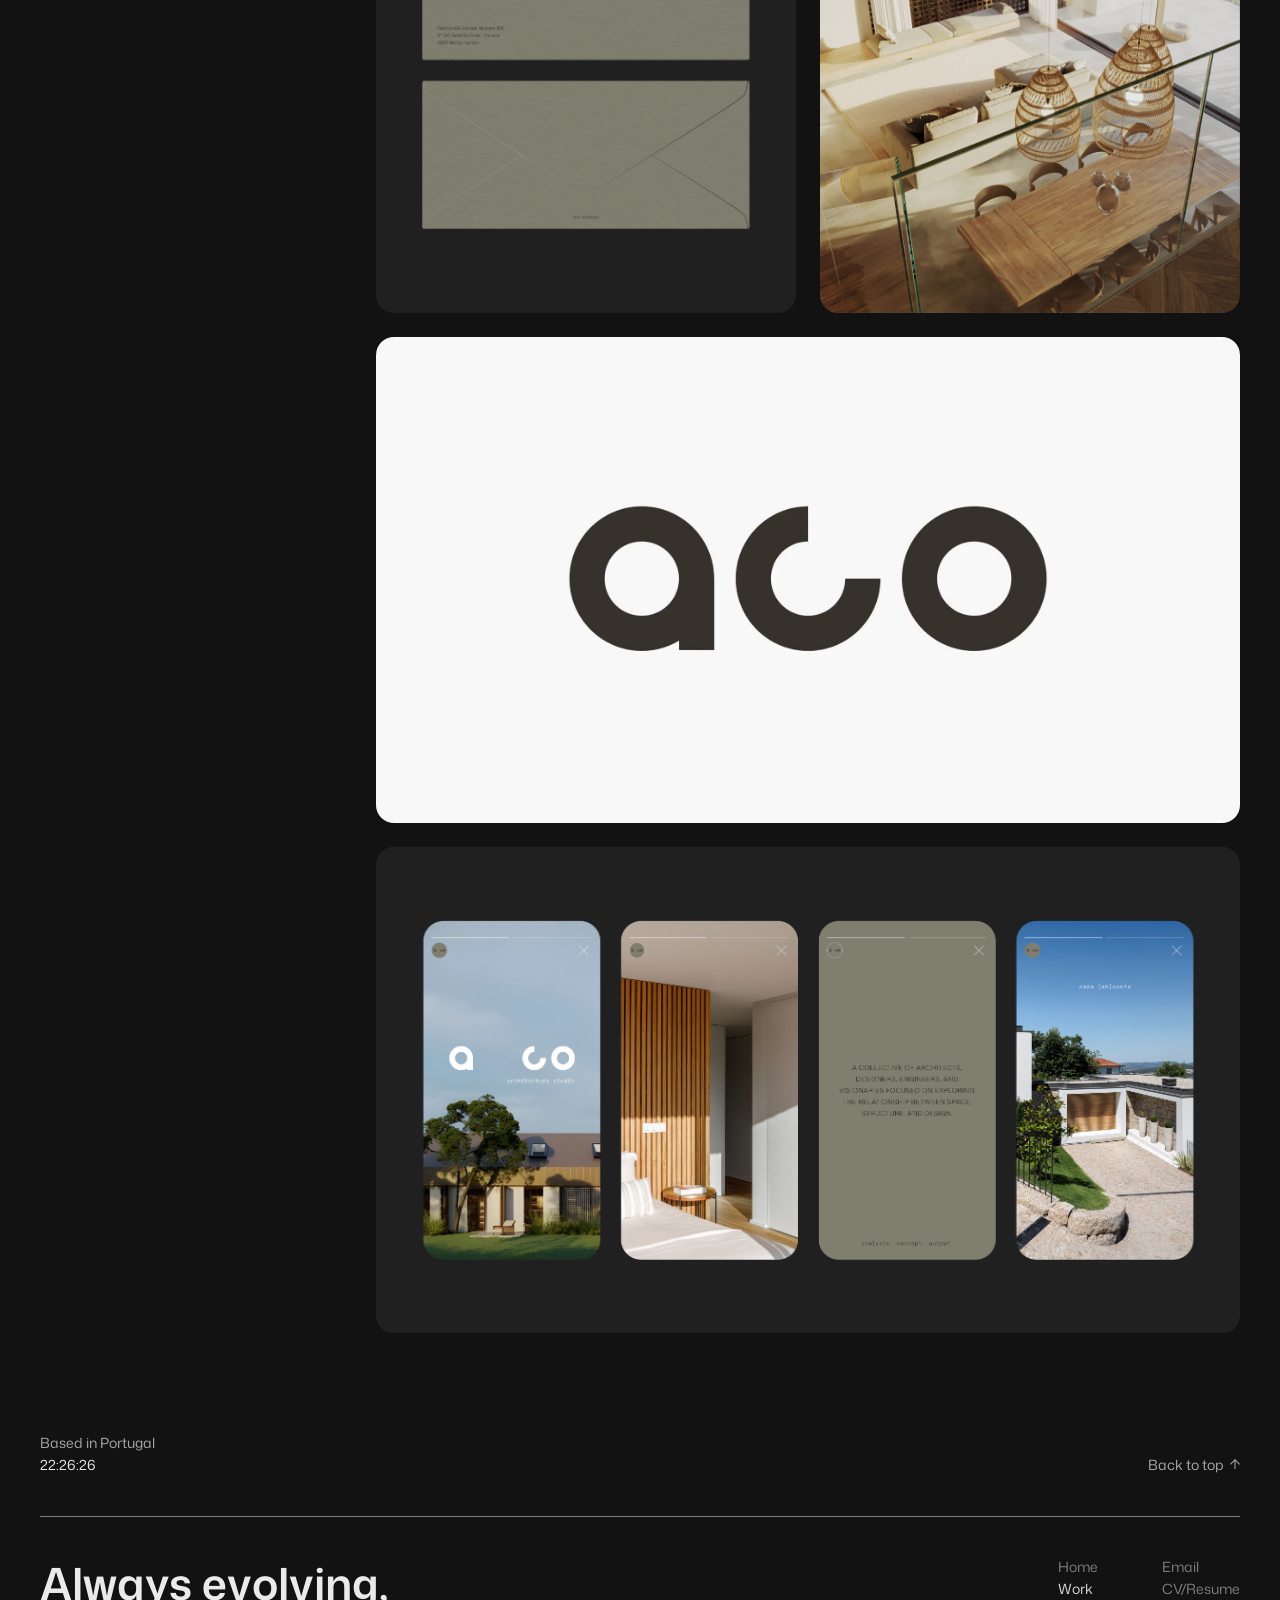
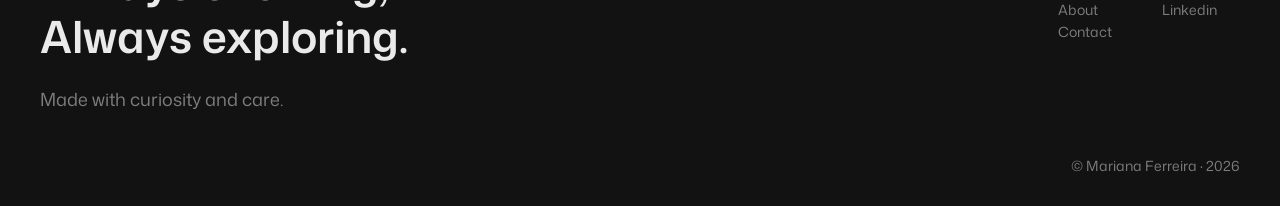
<file: work/aco.html>
<!DOCTYPE html>
<html lang="en">
<head>
<meta charset="UTF-8">
<meta name="viewport" content="width=device-width, initial-scale=1">
<title>aco — Mariana Ferreira</title>
<link rel="icon" href="../favicon.ico" sizes="any">
<link rel="icon" href="../assets/favicon/favicon.svg" type="image/svg+xml">
<link rel="apple-touch-icon" href="../assets/favicon/apple-touch-icon.png">
<link rel="preconnect" href="https://fonts.googleapis.com">
<link rel="preconnect" href="https://fonts.gstatic.com" crossorigin>
<link href="https://fonts.googleapis.com/css2?family=Mona+Sans:wdth,wght@100,300;100,400;100,500;100,600&family=Geist+Mono:wght@300&display=swap" rel="stylesheet">
<link rel="stylesheet" href="../css/style.css?v=43">
</head>
<body>

<nav class="nav">
  <a class="nav__name" href="../index.html">Mariana Ferreira</a>
  <p class="nav__meta">© 2026</p>
  <div class="nav__links">
    <a href="../work.html" aria-current="page">Work</a>
    <a href="../about.html">About</a>
    <a href="../index.html#contact">Contact</a>
  </div>
</nav>

<div class="project-detail__body">
  <div class="project-detail__info">
    <div>
      <h1 class="project-detail__title t-title-44">aco</h1>
      <div class="project-detail__bio t-text-small-12">
        <p>Formerly known as Hous3, aco is the result of a renaming and rebranding project that reflects the studio&rsquo;s evolved design philosophy. This new brand identity signals a commitment to a deeper analysis, a strong conceptual thinking, and purposeful design outcomes.</p>
        <p>The rebranding of aco is rooted in a process that begins with intent &mdash; understanding context, identifying needs, and shaping a clear conceptual vision. From this foundation, each output is crafted to not only define space but to curate experiences that are thoughtful, flexible, and unmistakably contemporary.</p>
        <p>At its core, aco sees architecture as more than the creation of space &mdash; it&rsquo;s about shaping how people experience and interact with their environment, with clarity, purpose, and refinement.</p>
      </div>
    </div>

    <div class="project-detail__meta t-label-12">
      <div class="project-detail__meta-row">
        <span class="project-detail__meta-label">Scope</span>
        <span class="project-detail__meta-value">Branding / Webdesign</span>
      </div>
      <div class="project-detail__meta-row">
        <span class="project-detail__meta-label">Year</span>
        <span class="project-detail__meta-value">2025</span>
      </div>
      <div class="project-detail__meta-row">
        <span class="project-detail__meta-label">Company</span>
        <span class="project-detail__meta-value">327 creative studio</span>
      </div>
    </div>
  </div>

  <div class="project-detail__gallery">

    <div class="project-detail__img">
      <img src="../assets/images/aco/img-01.png" alt="aco architecture studio cover shot, exterior with pool">
    </div>

    <div class="project-detail__pair">
      <div class="project-detail__pair-item"><img src="../assets/images/aco/img-02a.png" alt="aco logo mark on a light background"></div>
      <div class="project-detail__pair-item"><img src="../assets/images/aco/img-02b.png" alt="aco kinetic rectangle motif detail"></div>
    </div>

    <div class="project-detail__note">
      <h2 class="project-detail__note-label t-title-18">Logo + Symbol</h2>
      <div class="project-detail__note-body t-text-14">
        <p>The logo is built from simple geometric forms, each representing a stage in the architectural process: Analysis, Concept, Output. The varying spacing between the shapes reflects rhythm, transition, and tension &mdash; echoing how space is experienced, adjusted, and felt in architecture. It&rsquo;s a visual metaphor for structure in motion, grounded yet evolving.</p>
        <p>The four kinetic rectangles embody the studio&rsquo;s approach to each project as a responsive analysis of the client, the context, and the evolving pace of contemporary life. Each rectangle serves as a modular expression of adaptability, avoiding a fixed composition and allowing for continual reconfiguration. Together, they form a system that is dynamic, layered, and perpetually in motion &mdash; mirroring the environments that are shaped into each client&rsquo;s needs.</p>
      </div>
    </div>

    <div class="project-detail__img">
      <img src="../assets/images/aco/img-03.png" alt="aco logo lockups on olive-green background sheets">
    </div>

    <div class="project-detail__pair">
      <div class="project-detail__pair-item"><img src="../assets/images/aco/img-04a.png" alt="aco brand application, exterior with pool and wood decking"></div>
      <div class="project-detail__pair-item"><img src="../assets/images/aco/img-04b.png" alt="aco architectural floor plan document"></div>
    </div>

    <div class="project-detail__img">
      <img src="../assets/images/aco/img-05.png" alt="aco brand presentation booklet on olive-green background">
    </div>

    <div class="project-detail__pair">
      <div class="project-detail__pair-item"><img src="../assets/images/aco/img-06a.png" alt="aco stationery and card applications"></div>
      <div class="project-detail__pair-item"><img src="../assets/images/aco/img-06b.png" alt="aco brand application in an interior living space"></div>
    </div>

    <div class="project-detail__img">
      <video id="acoAnimation" src="../assets/videos/aco-animation.mp4" poster="../assets/videos/aco-animation-poster.jpg" muted loop playsinline preload="metadata" aria-label="aco brand animation"></video>
    </div>

    <div class="project-detail__img">
      <img src="../assets/images/aco/img-07.png" alt="aco closing brand shot, four interior and exterior photos">
    </div>

  </div>
</div>

<div class="bottom-bar" style="padding: 0 40px 40px;">
  <div class="bottom-bar__place">
    <span>Based in Portugal</span>
    <span class="js-clock">23:09:35</span>
  </div>
  <button type="button" class="bottom-bar__link bottom-bar__link--up js-back-to-top">
    <span>Back to top</span>
    <img src="../assets/icons/arrow-down.svg?v=2" alt="">
  </button>
</div>

<footer class="site-footer">
  <div class="line-divider" style="border-top: 0.7px solid var(--light-opacity-50);" role="presentation"></div>

  <div class="site-footer__top">
    <div class="site-footer__heading">
      <h2 class="t-title-44">Always evolving,<br>Always exploring.</h2>
      <p class="t-text-18">Made with curiosity and care.</p>
    </div>

    <div class="site-footer__menus">
      <ul class="menu-list t-text-14">
        <li><a href="../index.html">Home</a></li>
        <li><a href="../work.html" class="is-current">Work</a></li>
        <li><a href="../about.html">About</a></li>
        <li><a href="../index.html#contact">Contact</a></li>
      </ul>
      <ul class="menu-list t-text-14">
        <li><a href="mailto:mariana.sf.design@gmail.com" target="_blank">Email</a></li>
        <li><a href="https://drive.google.com/file/d/11VCMJUcz3bLyp9auznkshpkdH8lRxIy2/view?usp=sharing" target="_blank">CV/Resume</a></li>
        <li><a href="https://www.linkedin.com/in/mariana-ferreira15" target="_blank">Linkedin</a></li>
      </ul>
    </div>
  </div>

  <p class="site-footer__copyright t-text-14">© Mariana Ferreira · 2026</p>
</footer>

<script>
  const clocks = [document.querySelector('.js-clock')];
  const tick = () => {
    const time = new Intl.DateTimeFormat('en-GB', {
      timeZone: 'Europe/Lisbon', hour: '2-digit', minute: '2-digit', second: '2-digit', hour12: false
    }).format(new Date());
    clocks.forEach(el => { if (el) el.textContent = time; });
  };
  tick();
  setInterval(tick, 1000);

  document.querySelector('.js-back-to-top').addEventListener('click', () => {
    window.scrollTo({ top: 0, behavior: 'smooth' });
  });

  // The aco animation only starts once the visitor scrolls to it, then loops
  // on its own (native `loop` attribute) — not an autoplaying background video.
  const acoAnimation = document.getElementById('acoAnimation');
  if (acoAnimation) {
    const acoObserver = new IntersectionObserver((entries) => {
      if (!entries.some((e) => e.isIntersecting)) return;
      acoObserver.disconnect();
      acoAnimation.play();
    }, { threshold: 0.5 });
    acoObserver.observe(acoAnimation);
  }
</script>
<script src="../js/lightbox.js?v=5"></script>
<script src="../js/reveal.js?v=1"></script>
<script data-goatcounter="https://mariana-15.goatcounter.com/count"
        async src="//gc.zgo.at/count.js"></script>
</body>
</html>
</file>
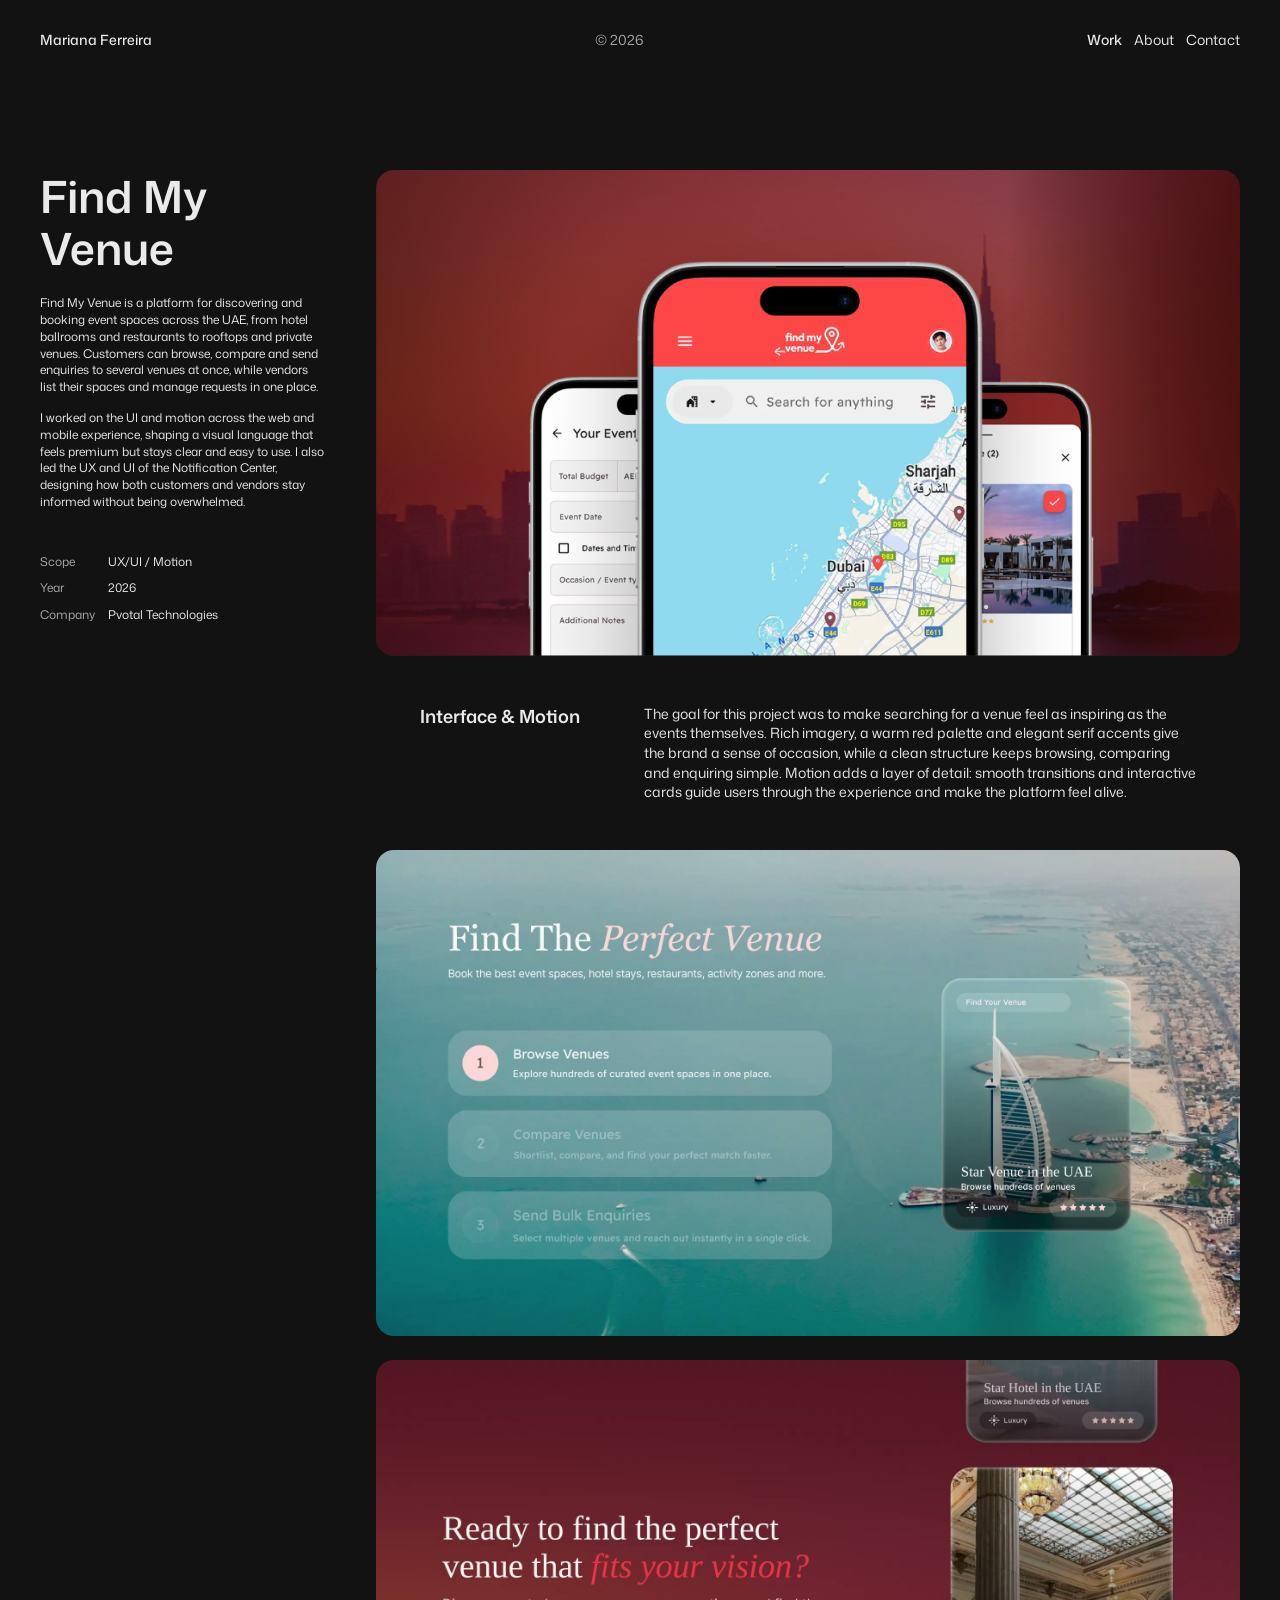
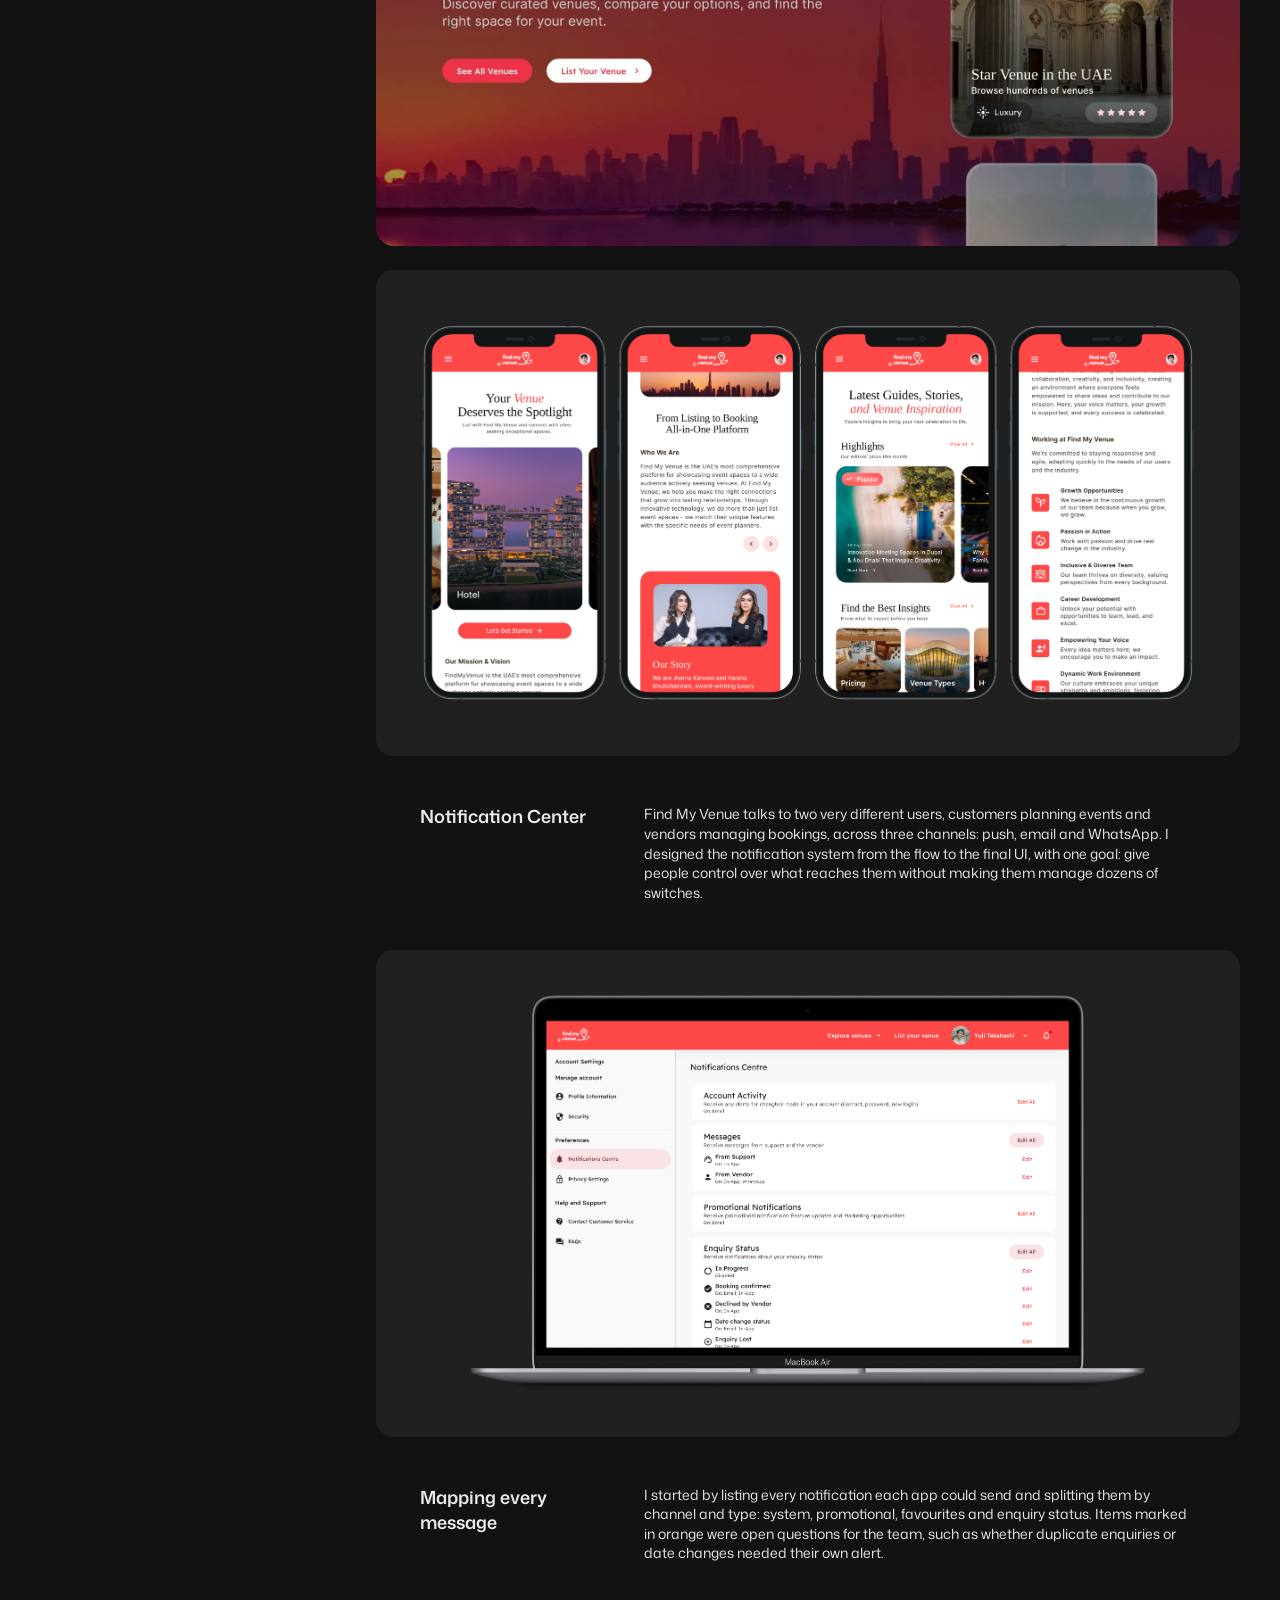
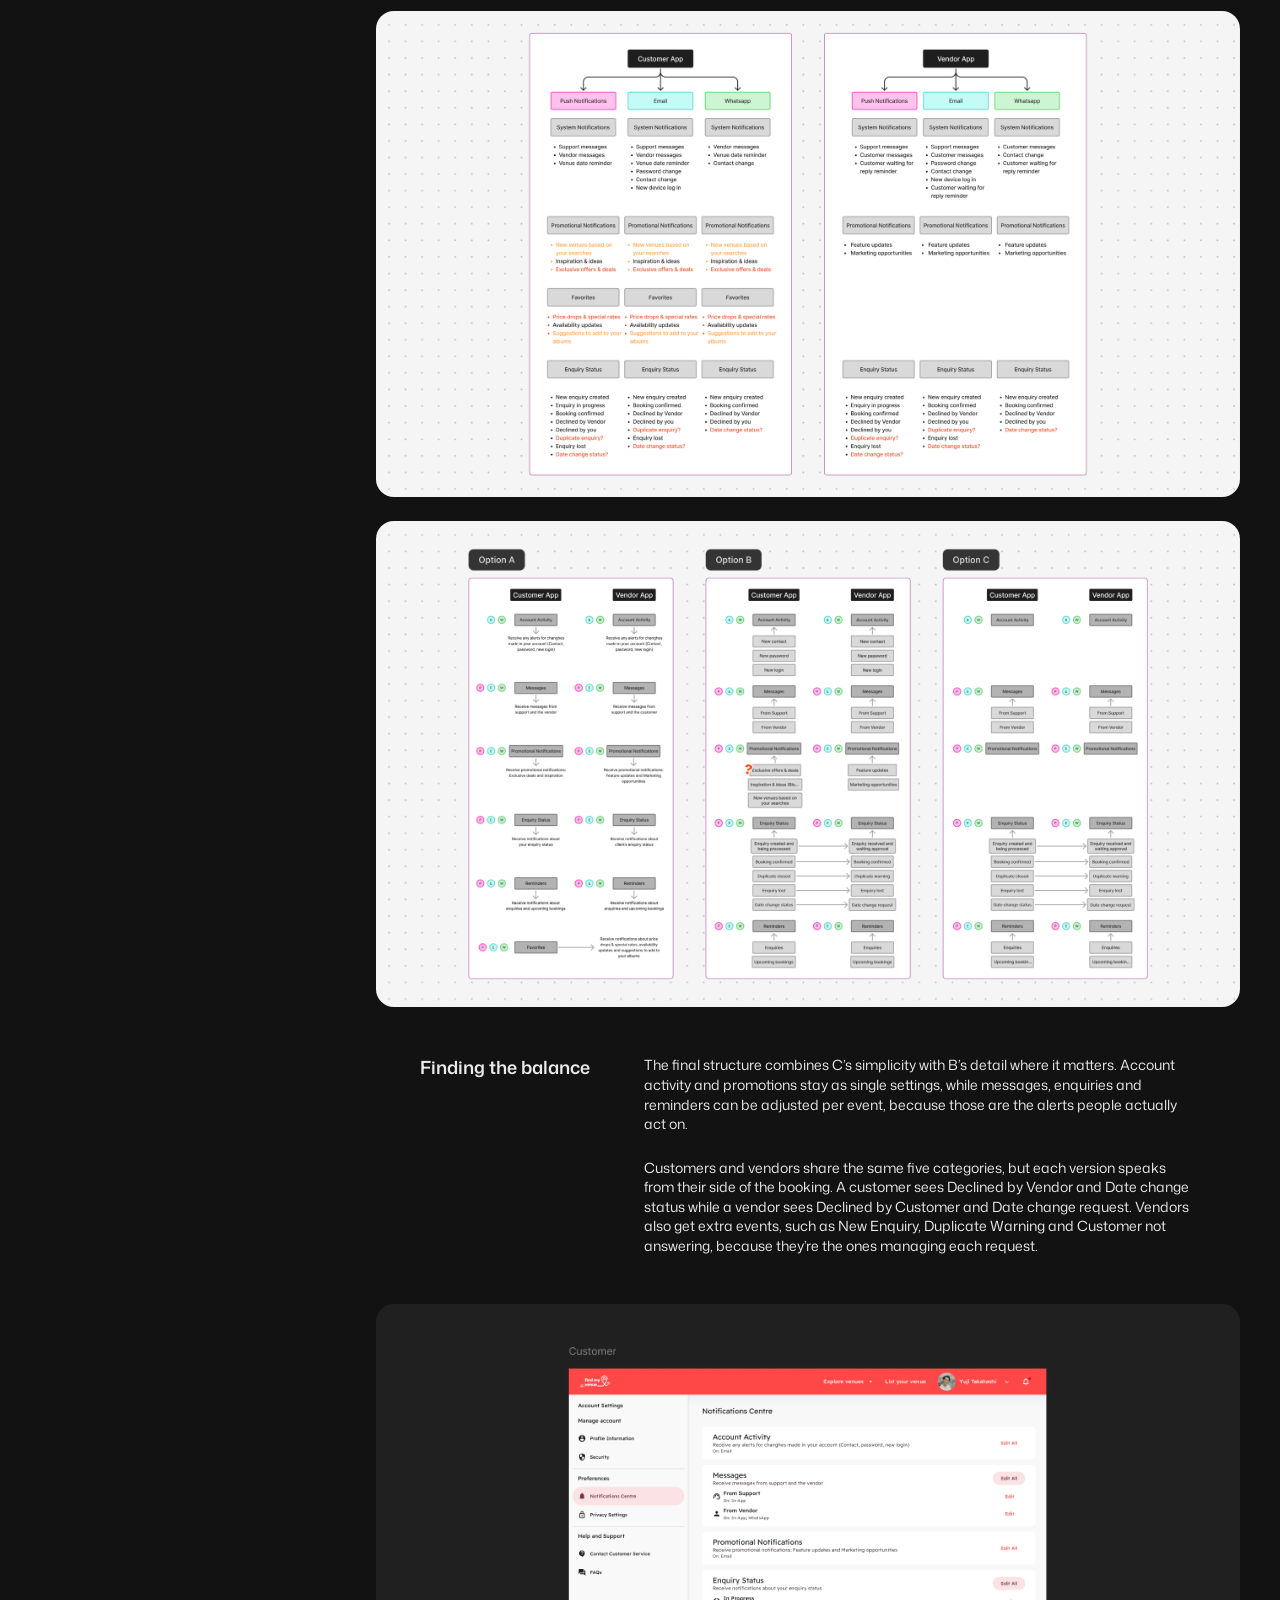
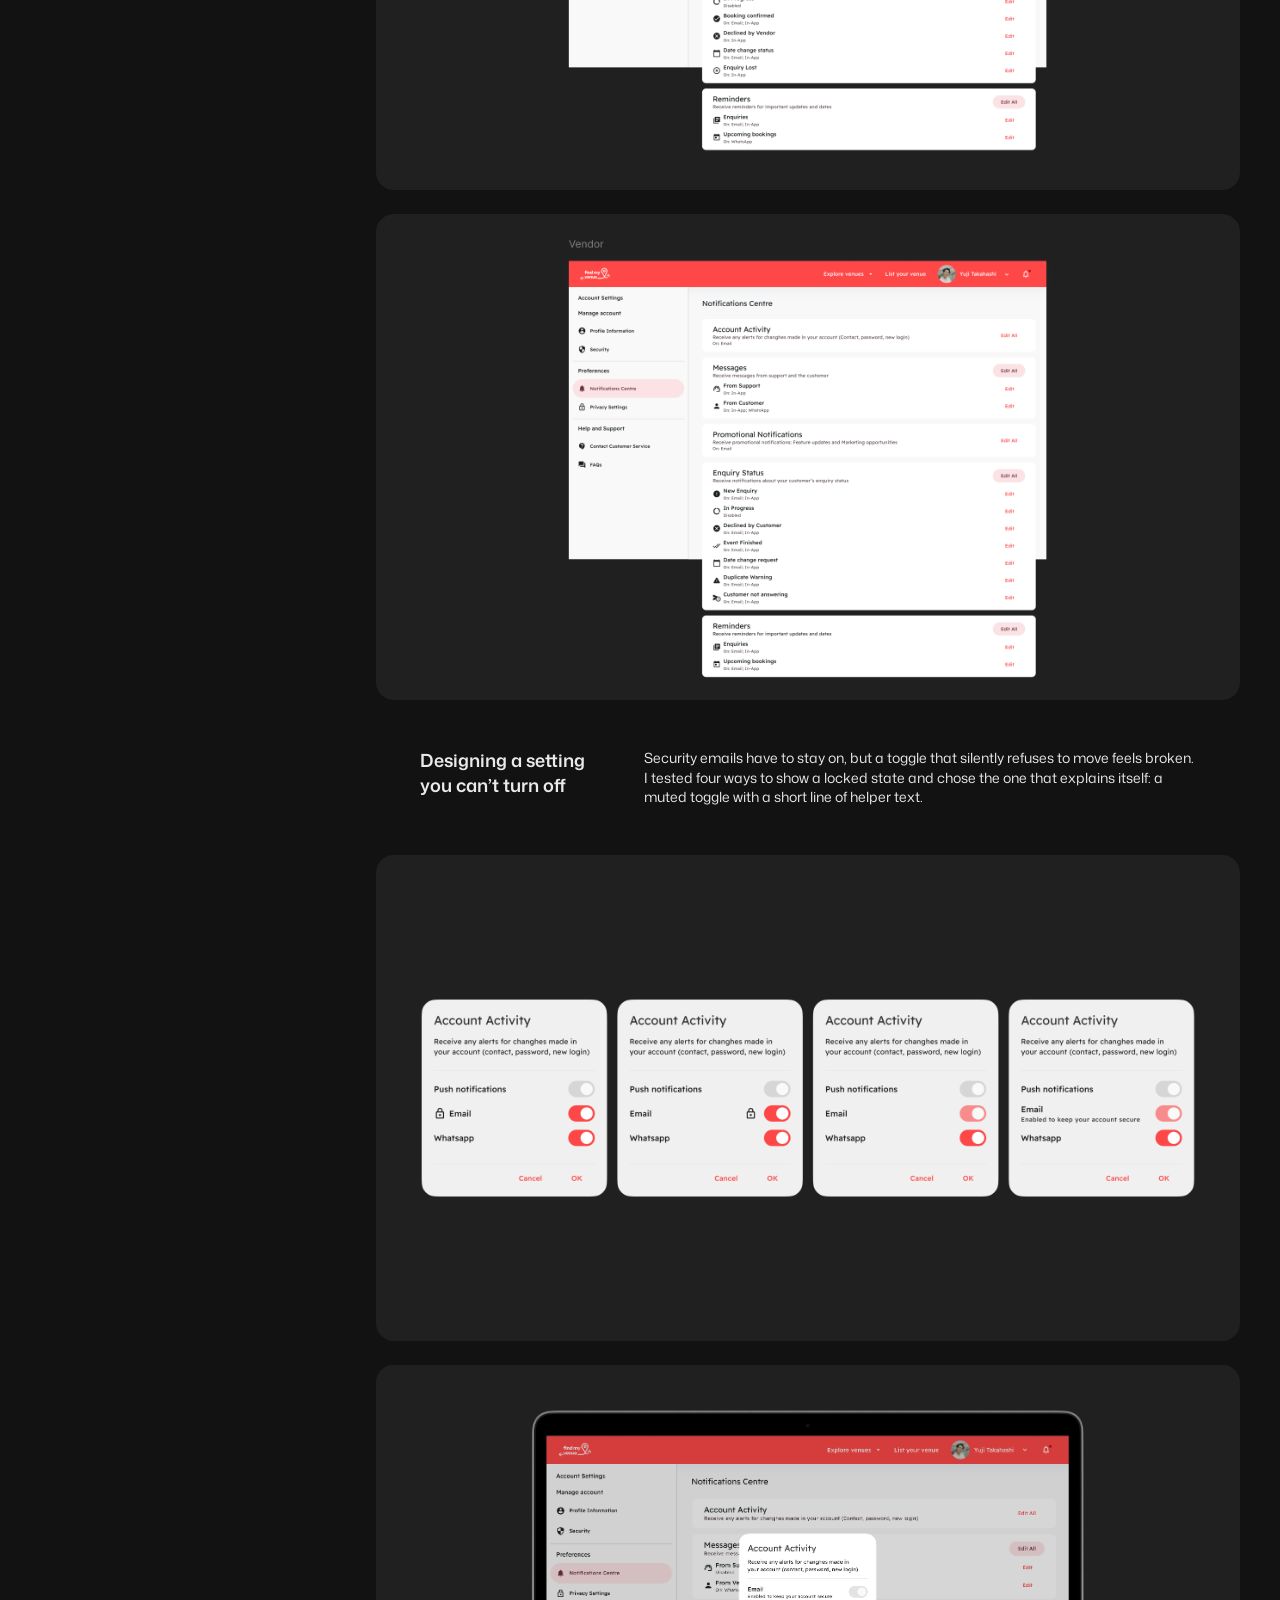
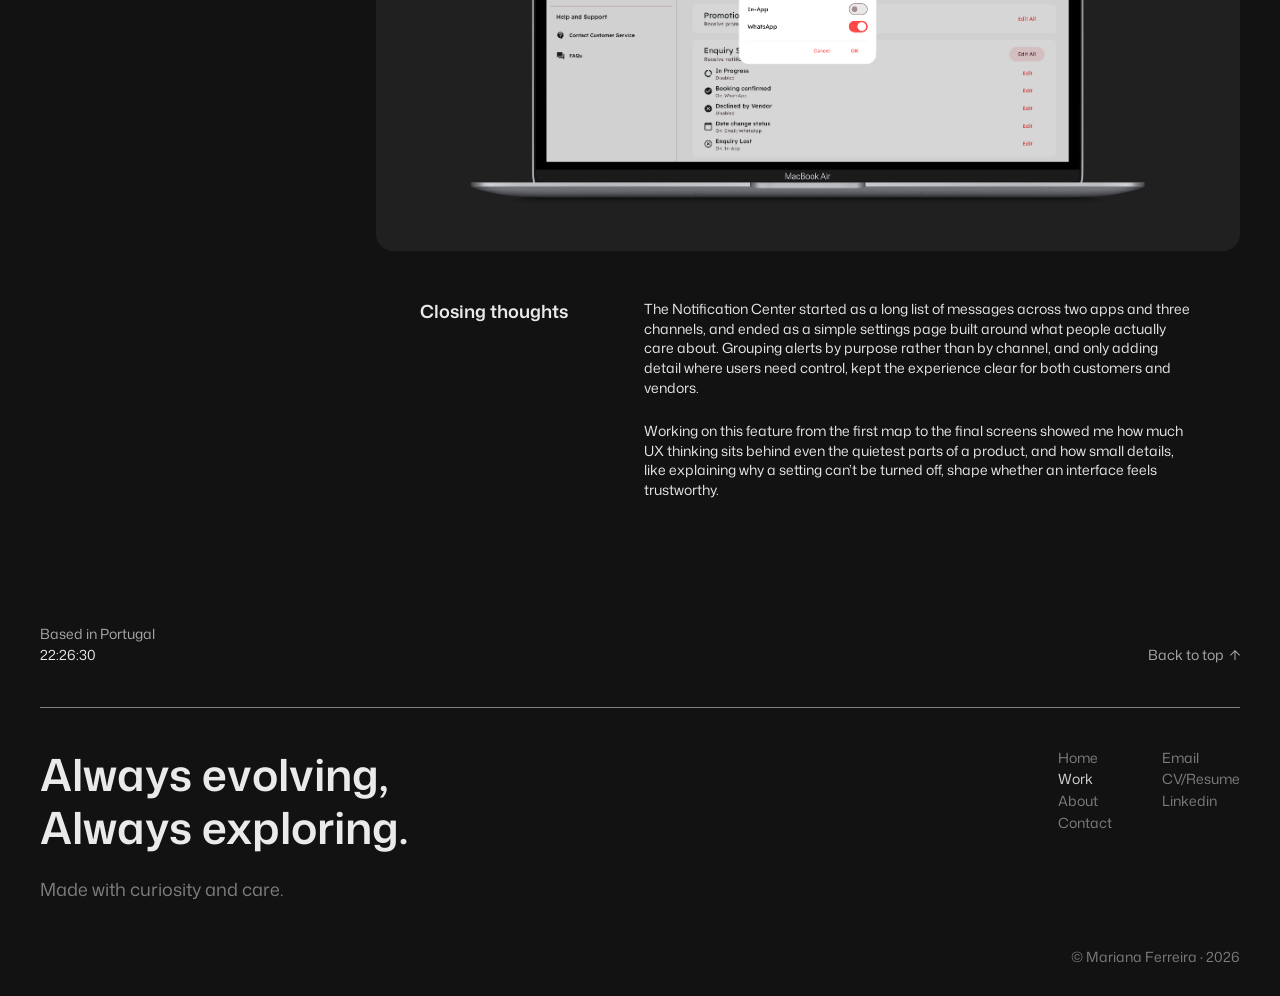
<file: work/find-my-venue.html>
<!DOCTYPE html>
<html lang="en">
<head>
<meta charset="UTF-8">
<meta name="viewport" content="width=device-width, initial-scale=1">
<title>Find My Venue — Mariana Ferreira</title>
<link rel="icon" href="../favicon.ico" sizes="any">
<link rel="icon" href="../assets/favicon/favicon.svg" type="image/svg+xml">
<link rel="apple-touch-icon" href="../assets/favicon/apple-touch-icon.png">
<link rel="preconnect" href="https://fonts.googleapis.com">
<link rel="preconnect" href="https://fonts.gstatic.com" crossorigin>
<link href="https://fonts.googleapis.com/css2?family=Mona+Sans:wdth,wght@100,300;100,400;100,500;100,600&family=Geist+Mono:wght@300&display=swap" rel="stylesheet">
<link rel="stylesheet" href="../css/style.css?v=43">
</head>
<body>

<nav class="nav">
  <a class="nav__name" href="../index.html">Mariana Ferreira</a>
  <p class="nav__meta">© 2026</p>
  <div class="nav__links">
    <a href="../work.html" aria-current="page">Work</a>
    <a href="../about.html">About</a>
    <a href="../index.html#contact">Contact</a>
  </div>
</nav>

<div class="project-detail__body">
  <div class="project-detail__info">
    <div>
      <h1 class="project-detail__title t-title-44">Find My Venue</h1>
      <div class="project-detail__bio t-text-small-12">
        <p>Find My Venue is a platform for discovering and booking event spaces across the UAE, from hotel ballrooms and restaurants to rooftops and private venues. Customers can browse, compare and send enquiries to several venues at once, while vendors list their spaces and manage requests in one place.</p>
        <p>I worked on the UI and motion across the web and mobile experience, shaping a visual language that feels premium but stays clear and easy to use. I also led the UX and UI of the Notification Center, designing how both customers and vendors stay informed without being overwhelmed.</p>
      </div>
    </div>

    <div class="project-detail__meta t-label-12">
      <div class="project-detail__meta-row">
        <span class="project-detail__meta-label">Scope</span>
        <span class="project-detail__meta-value">UX/UI / Motion</span>
      </div>
      <div class="project-detail__meta-row">
        <span class="project-detail__meta-label">Year</span>
        <span class="project-detail__meta-value">2026</span>
      </div>
      <div class="project-detail__meta-row">
        <span class="project-detail__meta-label">Company</span>
        <span class="project-detail__meta-value">Pvotal Technologies</span>
      </div>
    </div>
  </div>

  <div class="project-detail__gallery">

    <div class="project-detail__img">
      <img src="../assets/images/find-my-venue/img-01.png" alt="Find My Venue app screens over a Dubai skyline">
    </div>

    <div class="project-detail__note">
      <h2 class="project-detail__note-label t-title-18">Interface &amp; Motion</h2>
      <p class="project-detail__note-body t-text-14">The goal for this project was to make searching for a venue feel as inspiring as the events themselves. Rich imagery, a warm red palette and elegant serif accents give the brand a sense of occasion, while a clean structure keeps browsing, comparing and enquiring simple. Motion adds a layer of detail: smooth transitions and interactive cards guide users through the experience and make the platform feel alive.</p>
    </div>

    <div class="project-detail__img">
      <video class="js-scroll-video" src="../assets/videos/find-my-venue-01.mp4" poster="../assets/videos/find-my-venue-01-poster.jpg" muted loop playsinline preload="metadata" aria-label="Find My Venue interface and motion animation, first clip"></video>
    </div>

    <div class="project-detail__img">
      <video class="js-scroll-video" src="../assets/videos/find-my-venue-02.mp4" poster="../assets/videos/find-my-venue-02-poster.jpg" muted loop playsinline preload="metadata" aria-label="Find My Venue interface and motion animation, second clip"></video>
    </div>

    <div class="project-detail__img">
      <img src="../assets/images/find-my-venue/img-02.png" alt="Find My Venue mobile screens: landing page, about, blog and careers">
    </div>

    <div class="project-detail__note">
      <h2 class="project-detail__note-label t-title-18">Notification Center</h2>
      <p class="project-detail__note-body t-text-14">Find My Venue talks to two very different users, customers planning events and vendors managing bookings, across three channels: push, email and WhatsApp. I designed the notification system from the flow to the final UI, with one goal: give people control over what reaches them without making them manage dozens of switches.</p>
    </div>

    <div class="project-detail__img">
      <img src="../assets/images/find-my-venue/img-03.png" alt="Find My Venue Notification Center on a laptop">
    </div>

    <div class="project-detail__note">
      <h2 class="project-detail__note-label t-title-18">Mapping every message</h2>
      <p class="project-detail__note-body t-text-14">I started by listing every notification each app could send and splitting them by channel and type: system, promotional, favourites and enquiry status. Items marked in orange were open questions for the team, such as whether duplicate enquiries or date changes needed their own alert.</p>
    </div>

    <div class="project-detail__img">
      <img src="../assets/images/find-my-venue/img-04.png" alt="Map of every notification across the customer and vendor apps, by channel and type">
    </div>

    <div class="project-detail__img">
      <img src="../assets/images/find-my-venue/img-05.png" alt="Three structure options (A, B and C) for grouping customer and vendor notifications">
    </div>

    <div class="project-detail__note">
      <h2 class="project-detail__note-label t-title-18">Finding the balance</h2>
      <div class="project-detail__note-body t-text-14">
        <p>The final structure combines C&rsquo;s simplicity with B&rsquo;s detail where it matters. Account activity and promotions stay as single settings, while messages, enquiries and reminders can be adjusted per event, because those are the alerts people actually act on.</p>
        <p>Customers and vendors share the same five categories, but each version speaks from their side of the booking. A customer sees Declined by Vendor and Date change status while a vendor sees Declined by Customer and Date change request. Vendors also get extra events, such as New Enquiry, Duplicate Warning and Customer not answering, because they&rsquo;re the ones managing each request.</p>
      </div>
    </div>

    <div class="project-detail__img">
      <img src="../assets/images/find-my-venue/img-06.png" alt="Customer Notification Center settings page">
    </div>

    <div class="project-detail__img">
      <img src="../assets/images/find-my-venue/img-07.png" alt="Vendor Notification Center settings page">
    </div>

    <div class="project-detail__note">
      <h2 class="project-detail__note-label t-title-18">Designing a setting you can&rsquo;t turn off</h2>
      <p class="project-detail__note-body t-text-14">Security emails have to stay on, but a toggle that silently refuses to move feels broken. I tested four ways to show a locked state and chose the one that explains itself: a muted toggle with a short line of helper text.</p>
    </div>

    <div class="project-detail__img">
      <img src="../assets/images/find-my-venue/img-08.png" alt="Four options for showing a locked notification toggle">
    </div>

    <div class="project-detail__img">
      <img src="../assets/images/find-my-venue/img-09.png" alt="Notification Center on a laptop with the Account Activity settings dialog open">
    </div>

    <div class="project-detail__note">
      <h2 class="project-detail__note-label t-title-18">Closing thoughts</h2>
      <div class="project-detail__note-body t-text-14">
        <p>The Notification Center started as a long list of messages across two apps and three channels, and ended as a simple settings page built around what people actually care about. Grouping alerts by purpose rather than by channel, and only adding detail where users need control, kept the experience clear for both customers and vendors.</p>
        <p>Working on this feature from the first map to the final screens showed me how much UX thinking sits behind even the quietest parts of a product, and how small details, like explaining why a setting can&rsquo;t be turned off, shape whether an interface feels trustworthy.</p>
      </div>
    </div>

  </div>
</div>

<div class="bottom-bar" style="padding: 0 40px 40px;">
  <div class="bottom-bar__place">
    <span>Based in Portugal</span>
    <span class="js-clock">23:09:35</span>
  </div>
  <button type="button" class="bottom-bar__link bottom-bar__link--up js-back-to-top">
    <span>Back to top</span>
    <img src="../assets/icons/arrow-down.svg?v=2" alt="">
  </button>
</div>

<footer class="site-footer">
  <div class="line-divider" style="border-top: 0.7px solid var(--light-opacity-50);" role="presentation"></div>

  <div class="site-footer__top">
    <div class="site-footer__heading">
      <h2 class="t-title-44">Always evolving,<br>Always exploring.</h2>
      <p class="t-text-18">Made with curiosity and care.</p>
    </div>

    <div class="site-footer__menus">
      <ul class="menu-list t-text-14">
        <li><a href="../index.html">Home</a></li>
        <li><a href="../work.html" class="is-current">Work</a></li>
        <li><a href="../about.html">About</a></li>
        <li><a href="../index.html#contact">Contact</a></li>
      </ul>
      <ul class="menu-list t-text-14">
        <li><a href="mailto:mariana.sf.design@gmail.com" target="_blank">Email</a></li>
        <li><a href="https://drive.google.com/file/d/11VCMJUcz3bLyp9auznkshpkdH8lRxIy2/view?usp=sharing" target="_blank">CV/Resume</a></li>
        <li><a href="https://www.linkedin.com/in/mariana-ferreira15" target="_blank">Linkedin</a></li>
      </ul>
    </div>
  </div>

  <p class="site-footer__copyright t-text-14">© Mariana Ferreira · 2026</p>
</footer>

<script>
  const clocks = [document.querySelector('.js-clock')];
  const tick = () => {
    const time = new Intl.DateTimeFormat('en-GB', {
      timeZone: 'Europe/Lisbon', hour: '2-digit', minute: '2-digit', second: '2-digit', hour12: false
    }).format(new Date());
    clocks.forEach(el => { if (el) el.textContent = time; });
  };
  tick();
  setInterval(tick, 1000);

  document.querySelector('.js-back-to-top').addEventListener('click', () => {
    window.scrollTo({ top: 0, behavior: 'smooth' });
  });

  // The Find My Venue clips only start once the visitor scrolls to them, then
  // loop on their own (native `loop` attribute).
  const sceneObserver = new IntersectionObserver((entries) => {
    entries.forEach((e) => {
      if (!e.isIntersecting) return;
      sceneObserver.unobserve(e.target);
      e.target.play();
    });
  }, { threshold: 0.5 });
  document.querySelectorAll('.js-scroll-video').forEach((v) => sceneObserver.observe(v));
</script>
<script src="../js/lightbox.js?v=5"></script>
<script src="../js/reveal.js?v=1"></script>
<script data-goatcounter="https://mariana-15.goatcounter.com/count"
        async src="//gc.zgo.at/count.js"></script>
</body>
</html>
</file>
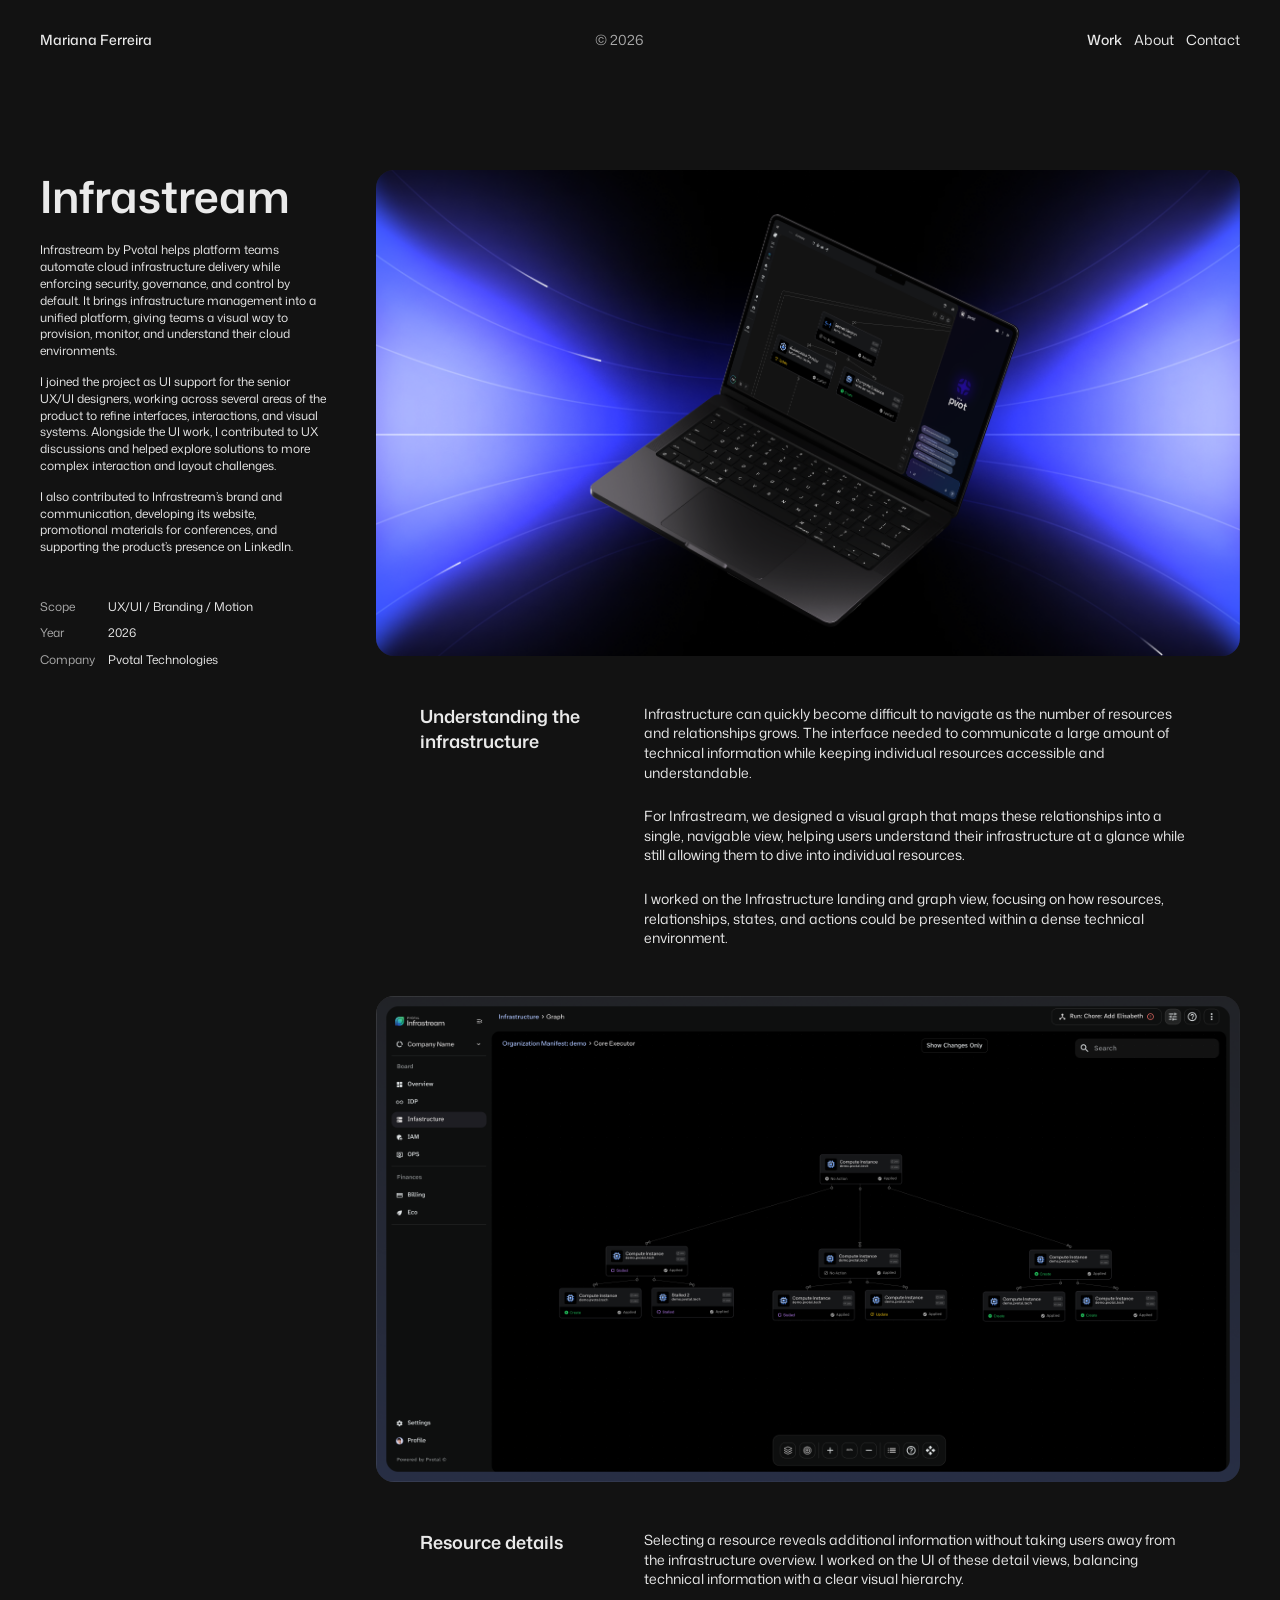
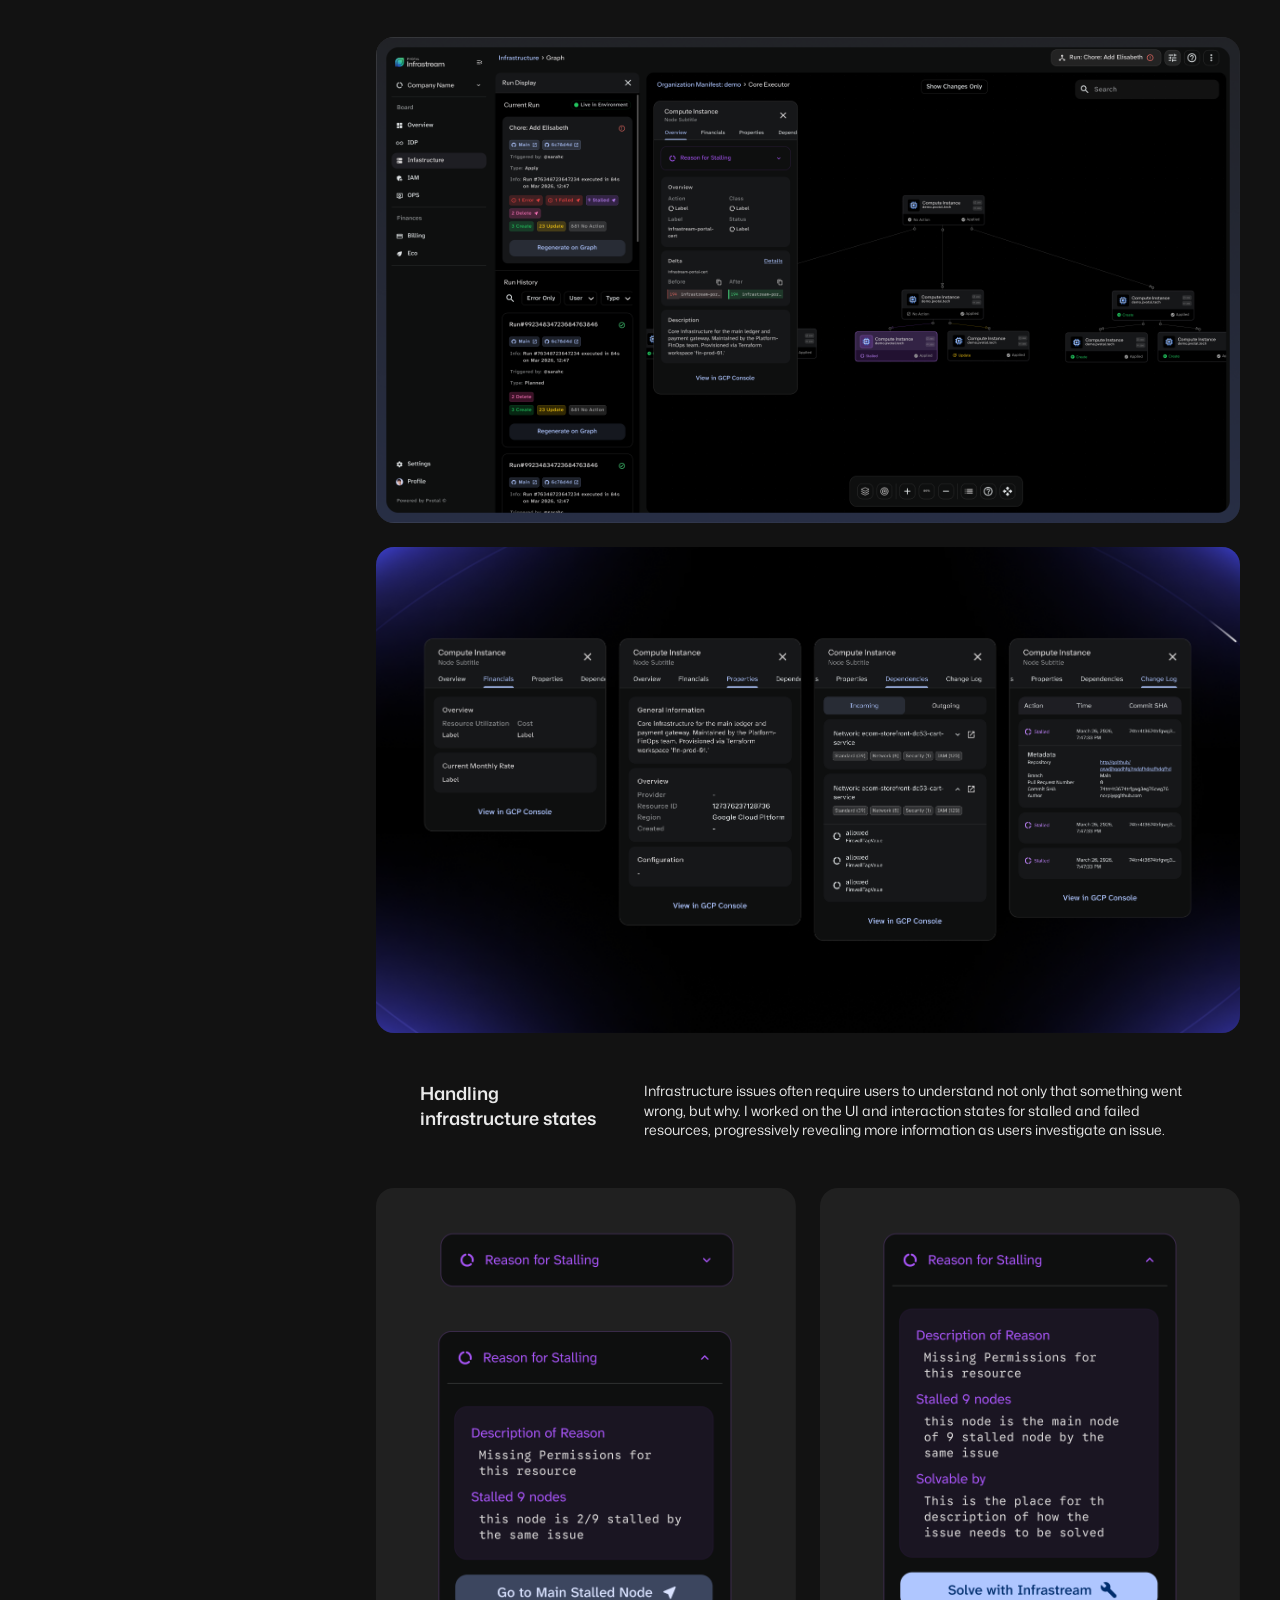
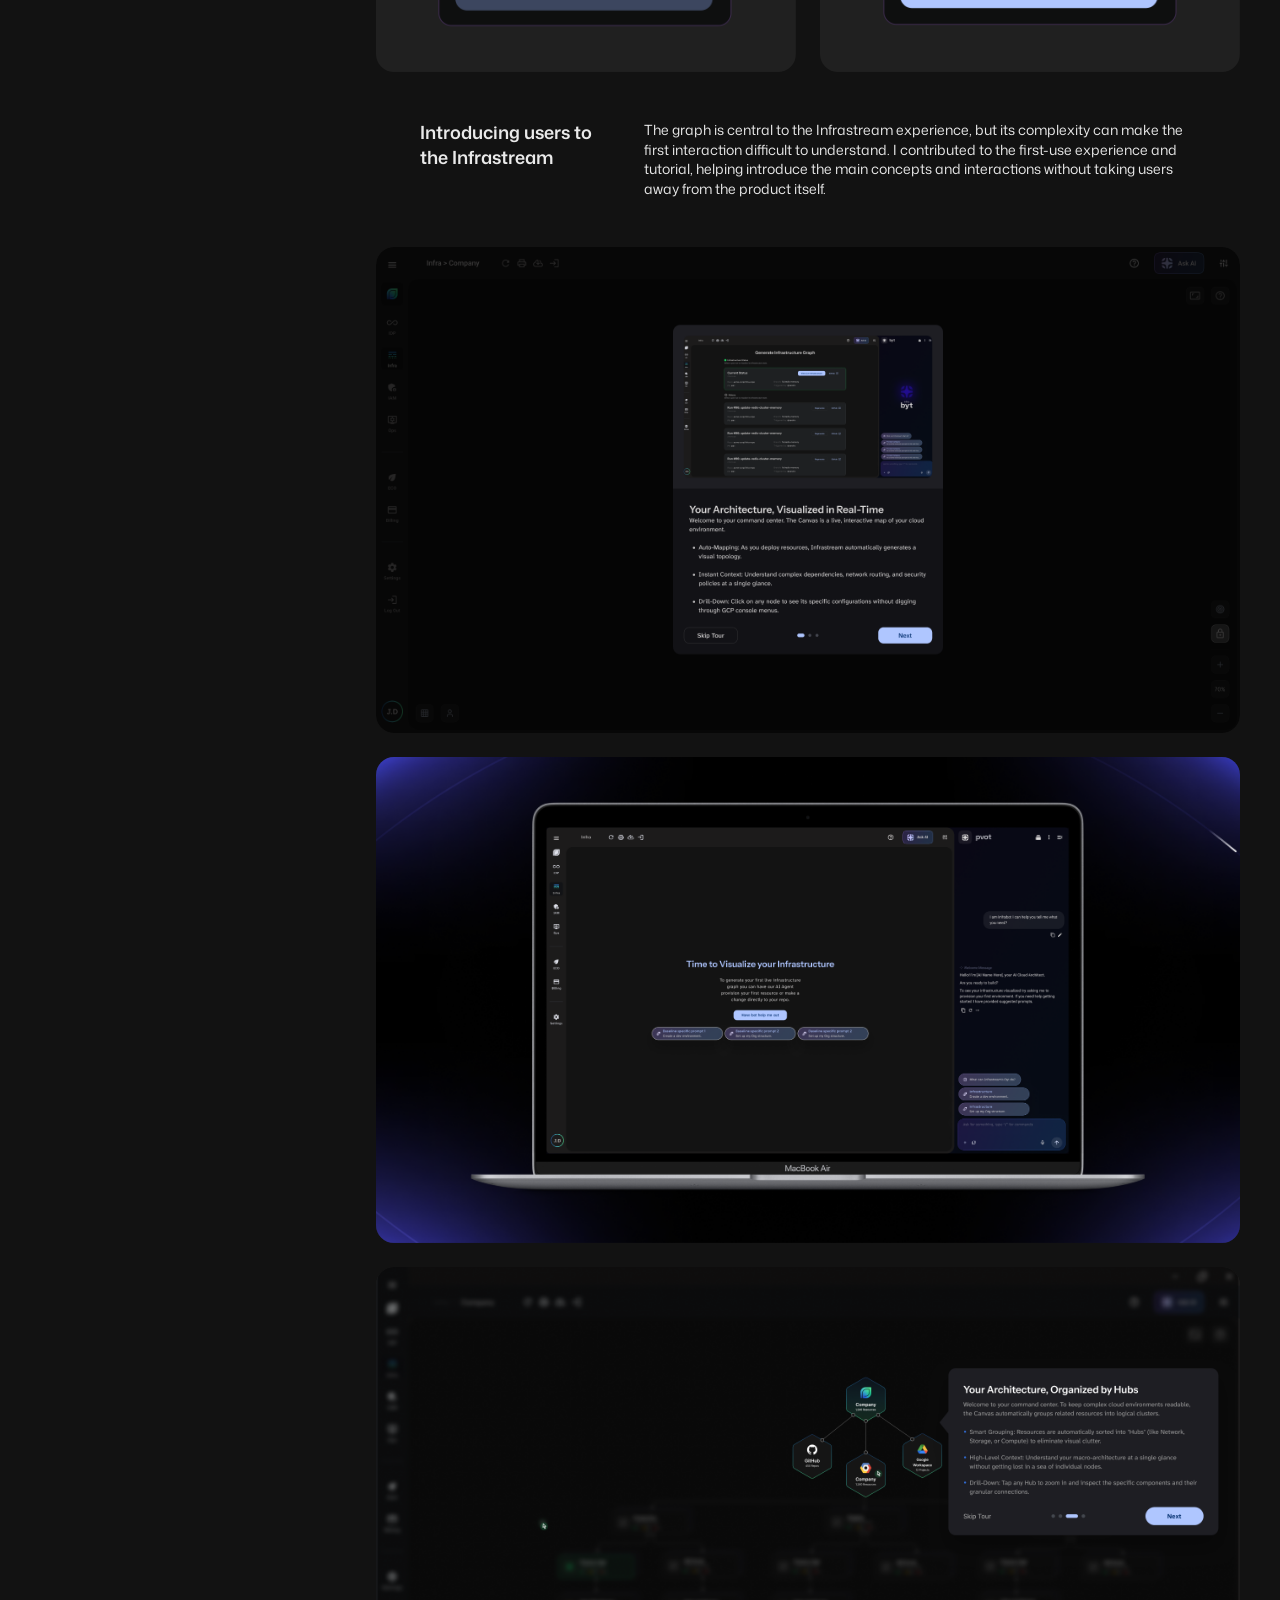
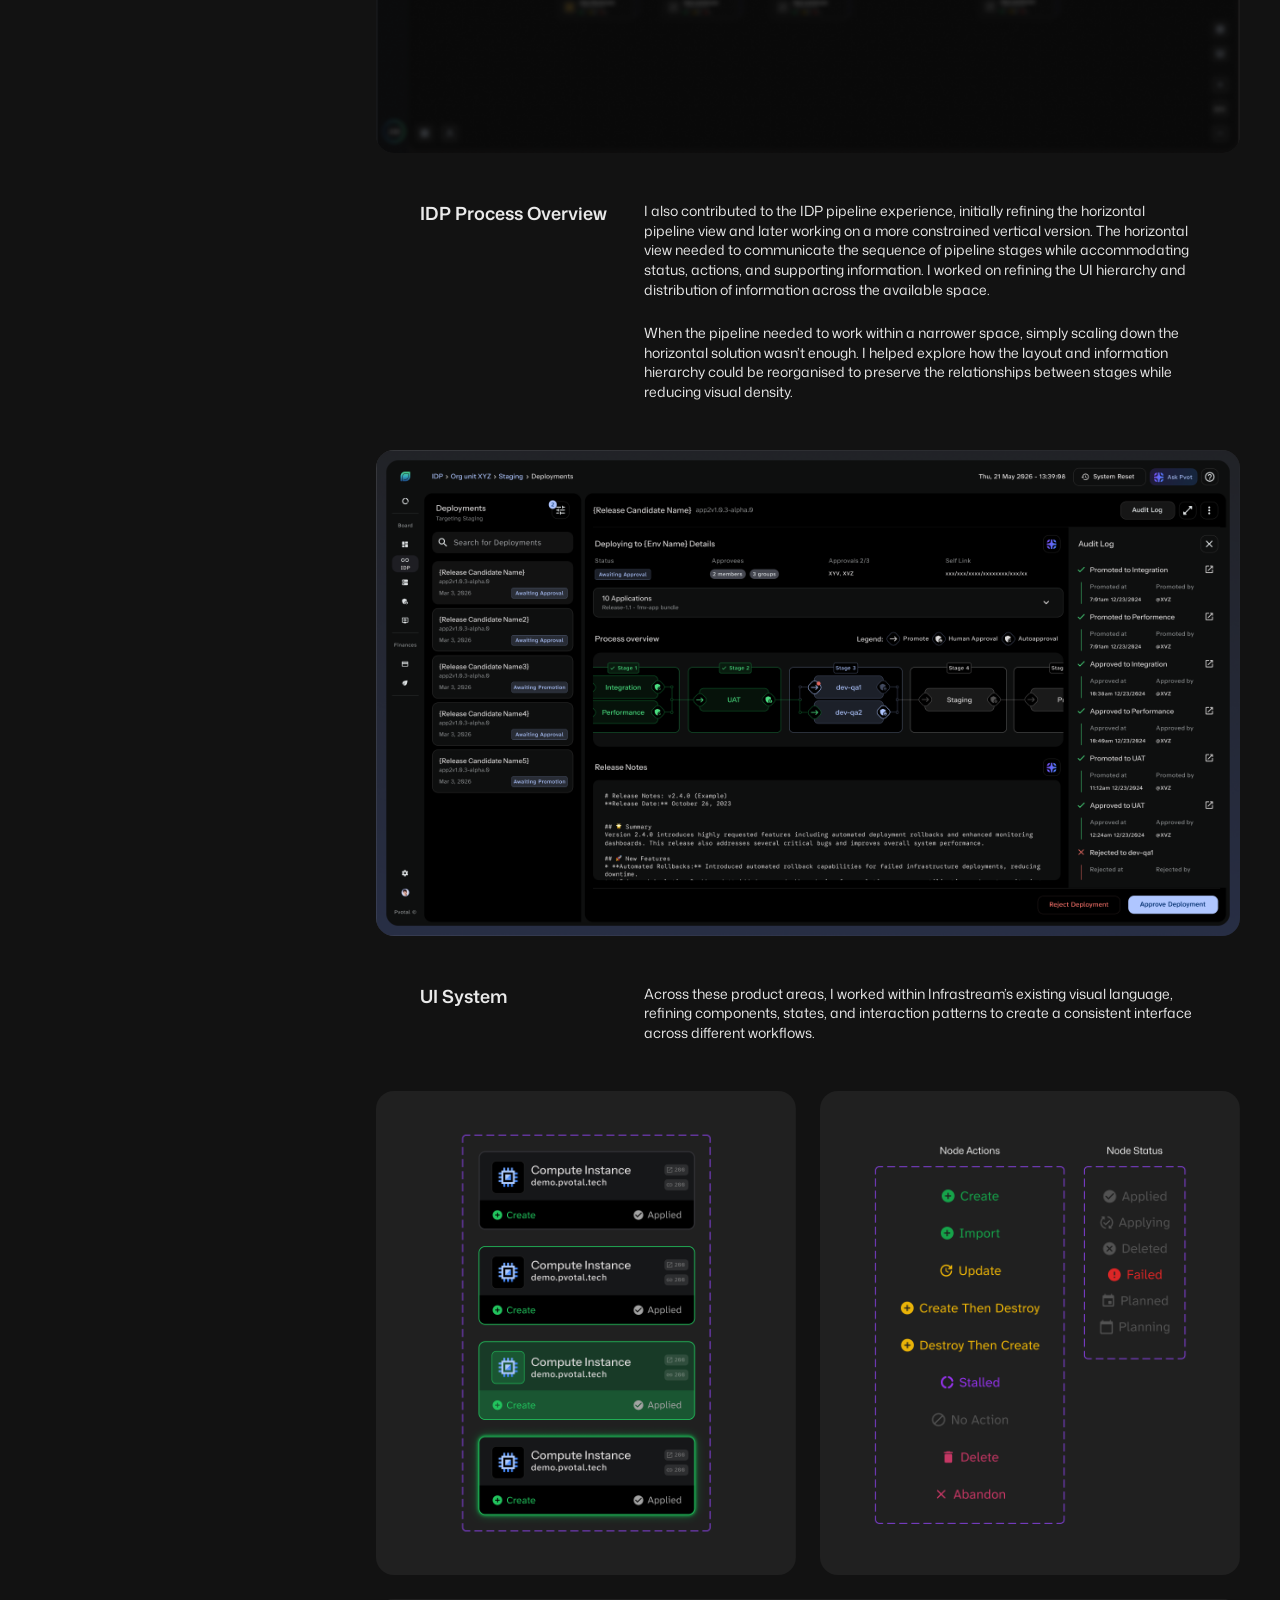
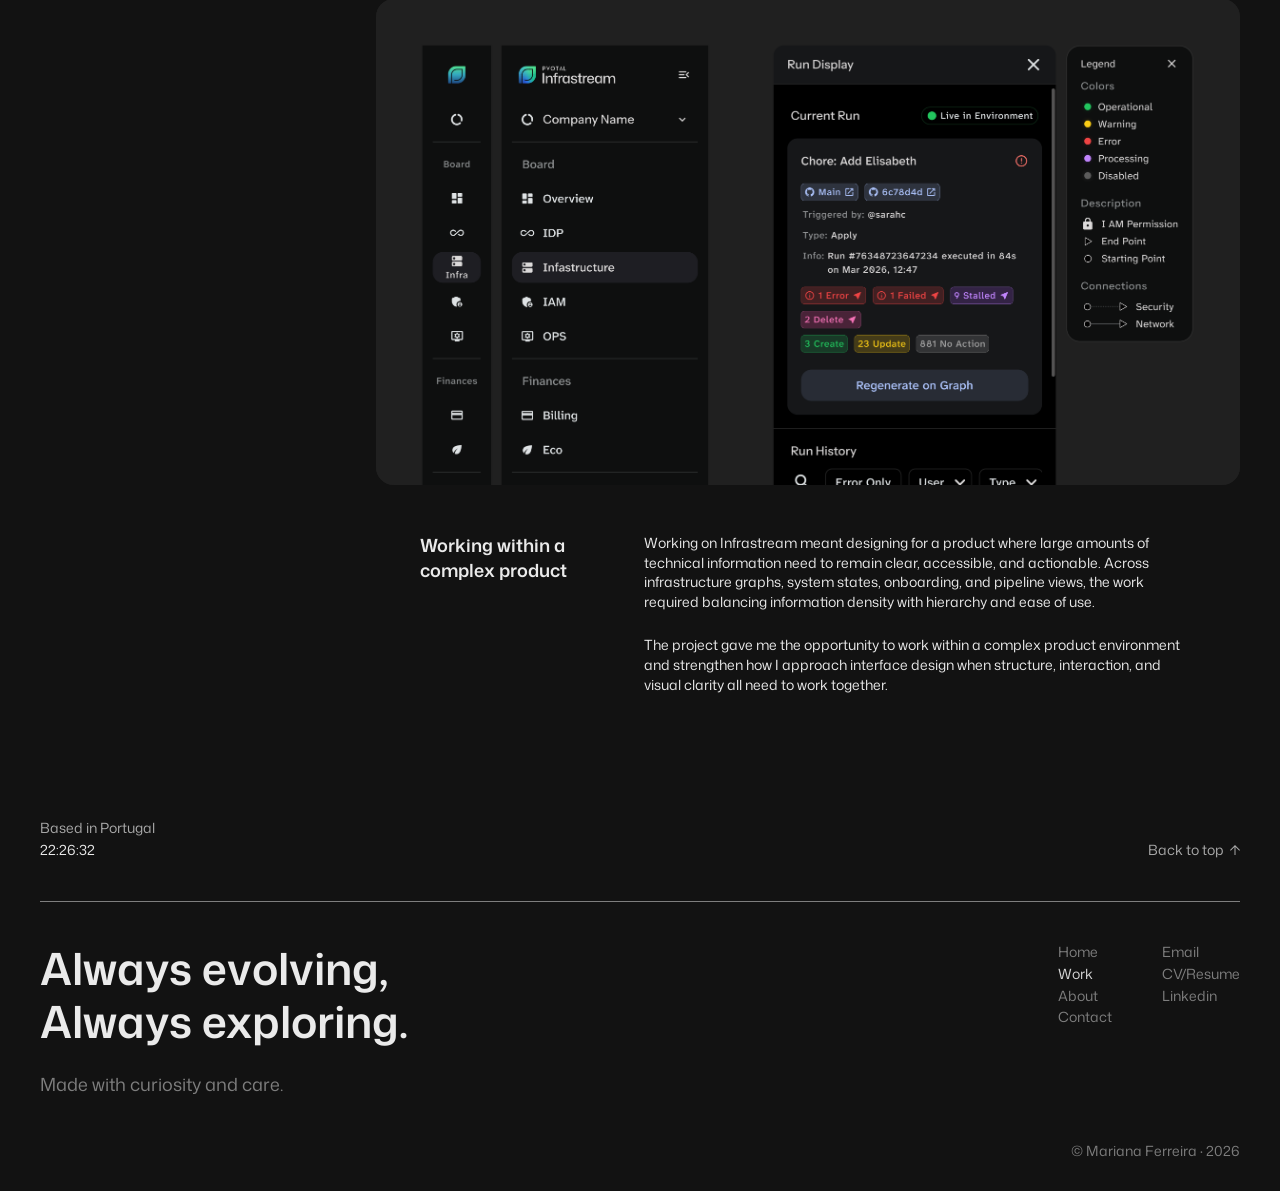
<file: work/infrastream.html>
<!DOCTYPE html>
<html lang="en">
<head>
<meta charset="UTF-8">
<meta name="viewport" content="width=device-width, initial-scale=1">
<title>Infrastream — Mariana Ferreira</title>
<link rel="icon" href="../favicon.ico" sizes="any">
<link rel="icon" href="../assets/favicon/favicon.svg" type="image/svg+xml">
<link rel="apple-touch-icon" href="../assets/favicon/apple-touch-icon.png">
<link rel="preconnect" href="https://fonts.googleapis.com">
<link rel="preconnect" href="https://fonts.gstatic.com" crossorigin>
<link href="https://fonts.googleapis.com/css2?family=Mona+Sans:wdth,wght@100,300;100,400;100,500;100,600&family=Geist+Mono:wght@300&display=swap" rel="stylesheet">
<link rel="stylesheet" href="../css/style.css?v=43">
</head>
<body>

<nav class="nav">
  <a class="nav__name" href="../index.html">Mariana Ferreira</a>
  <p class="nav__meta">© 2026</p>
  <div class="nav__links">
    <a href="../work.html" aria-current="page">Work</a>
    <a href="../about.html">About</a>
    <a href="../index.html#contact">Contact</a>
  </div>
</nav>

<div class="project-detail__body">
  <div class="project-detail__info">
    <div>
      <h1 class="project-detail__title t-title-44">Infrastream</h1>
      <div class="project-detail__bio t-text-small-12">
        <p>Infrastream by Pvotal helps platform teams automate cloud infrastructure delivery while enforcing security, governance, and control by default. It brings infrastructure management into a unified platform, giving teams a visual way to provision, monitor, and understand their cloud environments.</p>
        <p>I joined the project as UI support for the senior UX/UI designers, working across several areas of the product to refine interfaces, interactions, and visual systems. Alongside the UI work, I contributed to UX discussions and helped explore solutions to more complex interaction and layout challenges.</p>
        <p>I also contributed to Infrastream&rsquo;s brand and communication, developing its website, promotional materials for conferences, and supporting the product&rsquo;s presence on LinkedIn.</p>
      </div>
    </div>

    <div class="project-detail__meta t-label-12">
      <div class="project-detail__meta-row">
        <span class="project-detail__meta-label">Scope</span>
        <span class="project-detail__meta-value">UX/UI / Branding / Motion</span>
      </div>
      <div class="project-detail__meta-row">
        <span class="project-detail__meta-label">Year</span>
        <span class="project-detail__meta-value">2026</span>
      </div>
      <div class="project-detail__meta-row">
        <span class="project-detail__meta-label">Company</span>
        <span class="project-detail__meta-value">Pvotal Technologies</span>
      </div>
    </div>
  </div>

  <div class="project-detail__gallery">

    <div class="project-detail__img">
      <img src="../assets/images/infrastream/img-01.png" alt="Infrastream laptop screens on a dark, blue-lit background">
    </div>

    <div class="project-detail__note">
      <h2 class="project-detail__note-label t-title-18">Understanding the infrastructure</h2>
      <div class="project-detail__note-body t-text-14">
        <p>Infrastructure can quickly become difficult to navigate as the number of resources and relationships grows. The interface needed to communicate a large amount of technical information while keeping individual resources accessible and understandable.</p>
        <p>For Infrastream, we designed a visual graph that maps these relationships into a single, navigable view, helping users understand their infrastructure at a glance while still allowing them to dive into individual resources.</p>
        <p>I worked on the Infrastructure landing and graph view, focusing on how resources, relationships, states, and actions could be presented within a dense technical environment.</p>
      </div>
    </div>

    <div class="project-detail__img">
      <img src="../assets/images/infrastream/img-02.png" alt="Infrastream infrastructure graph view interface">
    </div>

    <div class="project-detail__note">
      <h2 class="project-detail__note-label t-title-18">Resource details</h2>
      <p class="project-detail__note-body t-text-14">Selecting a resource reveals additional information without taking users away from the infrastructure overview. I worked on the UI of these detail views, balancing technical information with a clear visual hierarchy.</p>
    </div>

    <div class="project-detail__img">
      <img src="../assets/images/infrastream/img-03.png" alt="Infrastream resource detail panel interface">
    </div>

    <div class="project-detail__img">
      <img src="../assets/images/infrastream/img-04.png" alt="Infrastream infrastructure state and status interface">
    </div>

    <div class="project-detail__note">
      <h2 class="project-detail__note-label t-title-18">Handling infrastructure states</h2>
      <p class="project-detail__note-body t-text-14">Infrastructure issues often require users to understand not only that something went wrong, but why. I worked on the UI and interaction states for stalled and failed resources, progressively revealing more information as users investigate an issue.</p>
    </div>

    <div class="project-detail__pair project-detail__pair--loop" data-loop-state="default">
      <div class="project-detail__pair-item project-detail__pair-item--loop">
        <img class="is-default" src="../assets/images/infrastream/img-05a.png" alt="Infrastream resource notification cycling between a stalling and an error state">
        <img class="is-variant2" src="../assets/images/infrastream/img-05c.png" alt="" aria-hidden="true">
      </div>
      <div class="project-detail__pair-item project-detail__pair-item--loop">
        <img class="is-default" src="../assets/images/infrastream/img-05b.png" alt="Infrastream resource notification, expanded, cycling between a stalling and an error state">
        <img class="is-variant2" src="../assets/images/infrastream/img-05d.png" alt="" aria-hidden="true">
      </div>
    </div>

    <div class="project-detail__note">
      <h2 class="project-detail__note-label t-title-18">Introducing users to the Infrastream</h2>
      <p class="project-detail__note-body t-text-14">The graph is central to the Infrastream experience, but its complexity can make the first interaction difficult to understand. I contributed to the first-use experience and tutorial, helping introduce the main concepts and interactions without taking users away from the product itself.</p>
    </div>

    <div class="project-detail__img">
      <img src="../assets/images/infrastream/img-06.png" alt="Infrastream onboarding tutorial interface">
    </div>

    <div class="project-detail__img">
      <img src="../assets/images/infrastream/img-07.png" alt="Infrastream first-use empty state with the AI assistant open on a laptop">
    </div>

    <div class="project-detail__img">
      <img src="../assets/images/infrastream/img-08.png" alt="Infrastream onboarding concept introduction interface">
    </div>

    <div class="project-detail__note">
      <h2 class="project-detail__note-label t-title-18">IDP Process Overview</h2>
      <div class="project-detail__note-body t-text-14">
        <p>I also contributed to the IDP pipeline experience, initially refining the horizontal pipeline view and later working on a more constrained vertical version. The horizontal view needed to communicate the sequence of pipeline stages while accommodating status, actions, and supporting information. I worked on refining the UI hierarchy and distribution of information across the available space.</p>
        <p>When the pipeline needed to work within a narrower space, simply scaling down the horizontal solution wasn&rsquo;t enough. I helped explore how the layout and information hierarchy could be reorganised to preserve the relationships between stages while reducing visual density.</p>
      </div>
    </div>

    <div class="project-detail__img">
      <img src="../assets/images/infrastream/img-09.png" alt="Infrastream IDP pipeline overview interface">
    </div>

    <div class="project-detail__note">
      <h2 class="project-detail__note-label t-title-18">UI System</h2>
      <p class="project-detail__note-body t-text-14">Across these product areas, I worked within Infrastream&rsquo;s existing visual language, refining components, states, and interaction patterns to create a consistent interface across different workflows.</p>
    </div>

    <div class="project-detail__pair">
      <div class="project-detail__pair-item"><img src="../assets/images/infrastream/img-10a.png" alt="Infrastream compute instance cards with create and applied states"></div>
      <div class="project-detail__pair-item"><img src="../assets/images/infrastream/img-10b.png" alt="Infrastream node actions and node status UI component set"></div>
    </div>

    <div class="project-detail__img">
      <img src="../assets/images/infrastream/img-11.png" alt="Infrastream navigation, run display and legend UI components">
    </div>

    <div class="project-detail__note">
      <h2 class="project-detail__note-label t-title-18">Working within a complex product</h2>
      <div class="project-detail__note-body t-text-14">
        <p>Working on Infrastream meant designing for a product where large amounts of technical information need to remain clear, accessible, and actionable. Across infrastructure graphs, system states, onboarding, and pipeline views, the work required balancing information density with hierarchy and ease of use.</p>
        <p>The project gave me the opportunity to work within a complex product environment and strengthen how I approach interface design when structure, interaction, and visual clarity all need to work together.</p>
      </div>
    </div>

  </div>
</div>

<div class="bottom-bar" style="padding: 0 40px 40px;">
  <div class="bottom-bar__place">
    <span>Based in Portugal</span>
    <span class="js-clock">23:09:35</span>
  </div>
  <button type="button" class="bottom-bar__link bottom-bar__link--up js-back-to-top">
    <span>Back to top</span>
    <img src="../assets/icons/arrow-down.svg?v=2" alt="">
  </button>
</div>

<footer class="site-footer">
  <div class="line-divider" style="border-top: 0.7px solid var(--light-opacity-50);" role="presentation"></div>

  <div class="site-footer__top">
    <div class="site-footer__heading">
      <h2 class="t-title-44">Always evolving,<br>Always exploring.</h2>
      <p class="t-text-18">Made with curiosity and care.</p>
    </div>

    <div class="site-footer__menus">
      <ul class="menu-list t-text-14">
        <li><a href="../index.html">Home</a></li>
        <li><a href="../work.html" class="is-current">Work</a></li>
        <li><a href="../about.html">About</a></li>
        <li><a href="../index.html#contact">Contact</a></li>
      </ul>
      <ul class="menu-list t-text-14">
        <li><a href="mailto:mariana.sf.design@gmail.com" target="_blank">Email</a></li>
        <li><a href="https://drive.google.com/file/d/11VCMJUcz3bLyp9auznkshpkdH8lRxIy2/view?usp=sharing" target="_blank">CV/Resume</a></li>
        <li><a href="https://www.linkedin.com/in/mariana-ferreira15" target="_blank">Linkedin</a></li>
      </ul>
    </div>
  </div>

  <p class="site-footer__copyright t-text-14">© Mariana Ferreira · 2026</p>
</footer>

<script>
  const clocks = [document.querySelector('.js-clock')];
  const tick = () => {
    const time = new Intl.DateTimeFormat('en-GB', {
      timeZone: 'Europe/Lisbon', hour: '2-digit', minute: '2-digit', second: '2-digit', hour12: false
    }).format(new Date());
    clocks.forEach(el => { if (el) el.textContent = time; });
  };
  tick();
  setInterval(tick, 1000);

  document.querySelector('.js-back-to-top').addEventListener('click', () => {
    window.scrollTo({ top: 0, behavior: 'smooth' });
  });

  // Reproduces the Figma prototype interaction on Frame 2147225957: After
  // delay -> Change to Variant2 (Smart animate, 600ms), mirrored back to
  // Default -> a self-looping crossfade, not a user-triggered toggle. Hold
  // time bumped from the prototype's 1000ms to 1400ms so it reads less busy.
  const loopPair = document.querySelector('.project-detail__pair--loop');
  if (loopPair && !window.matchMedia('(prefers-reduced-motion: reduce)').matches) {
    let variant2 = false;
    setInterval(() => {
      variant2 = !variant2;
      loopPair.dataset.loopState = variant2 ? 'variant2' : 'default';
    }, 2000);
  }
</script>
<script src="../js/lightbox.js?v=5"></script>
<script src="../js/reveal.js?v=1"></script>
<script data-goatcounter="https://mariana-15.goatcounter.com/count"
        async src="//gc.zgo.at/count.js"></script>
</body>
</html>
</file>
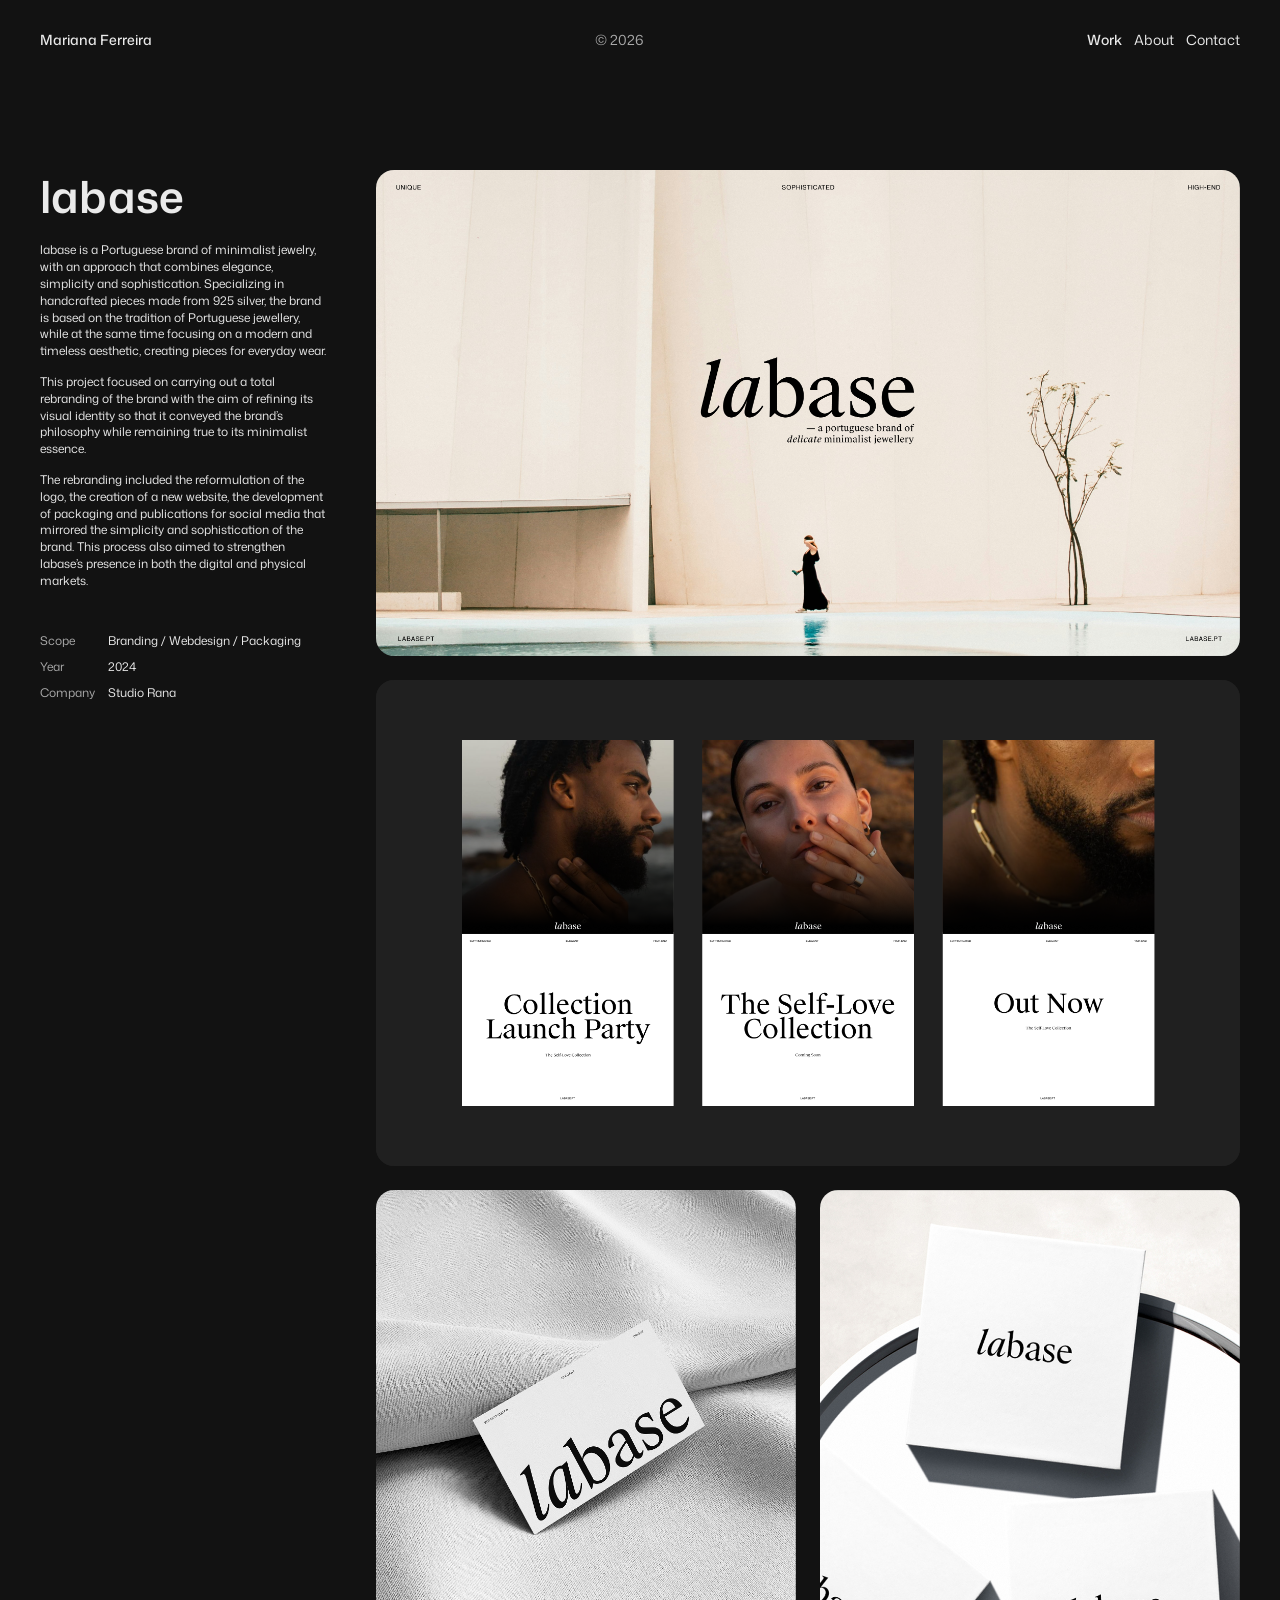
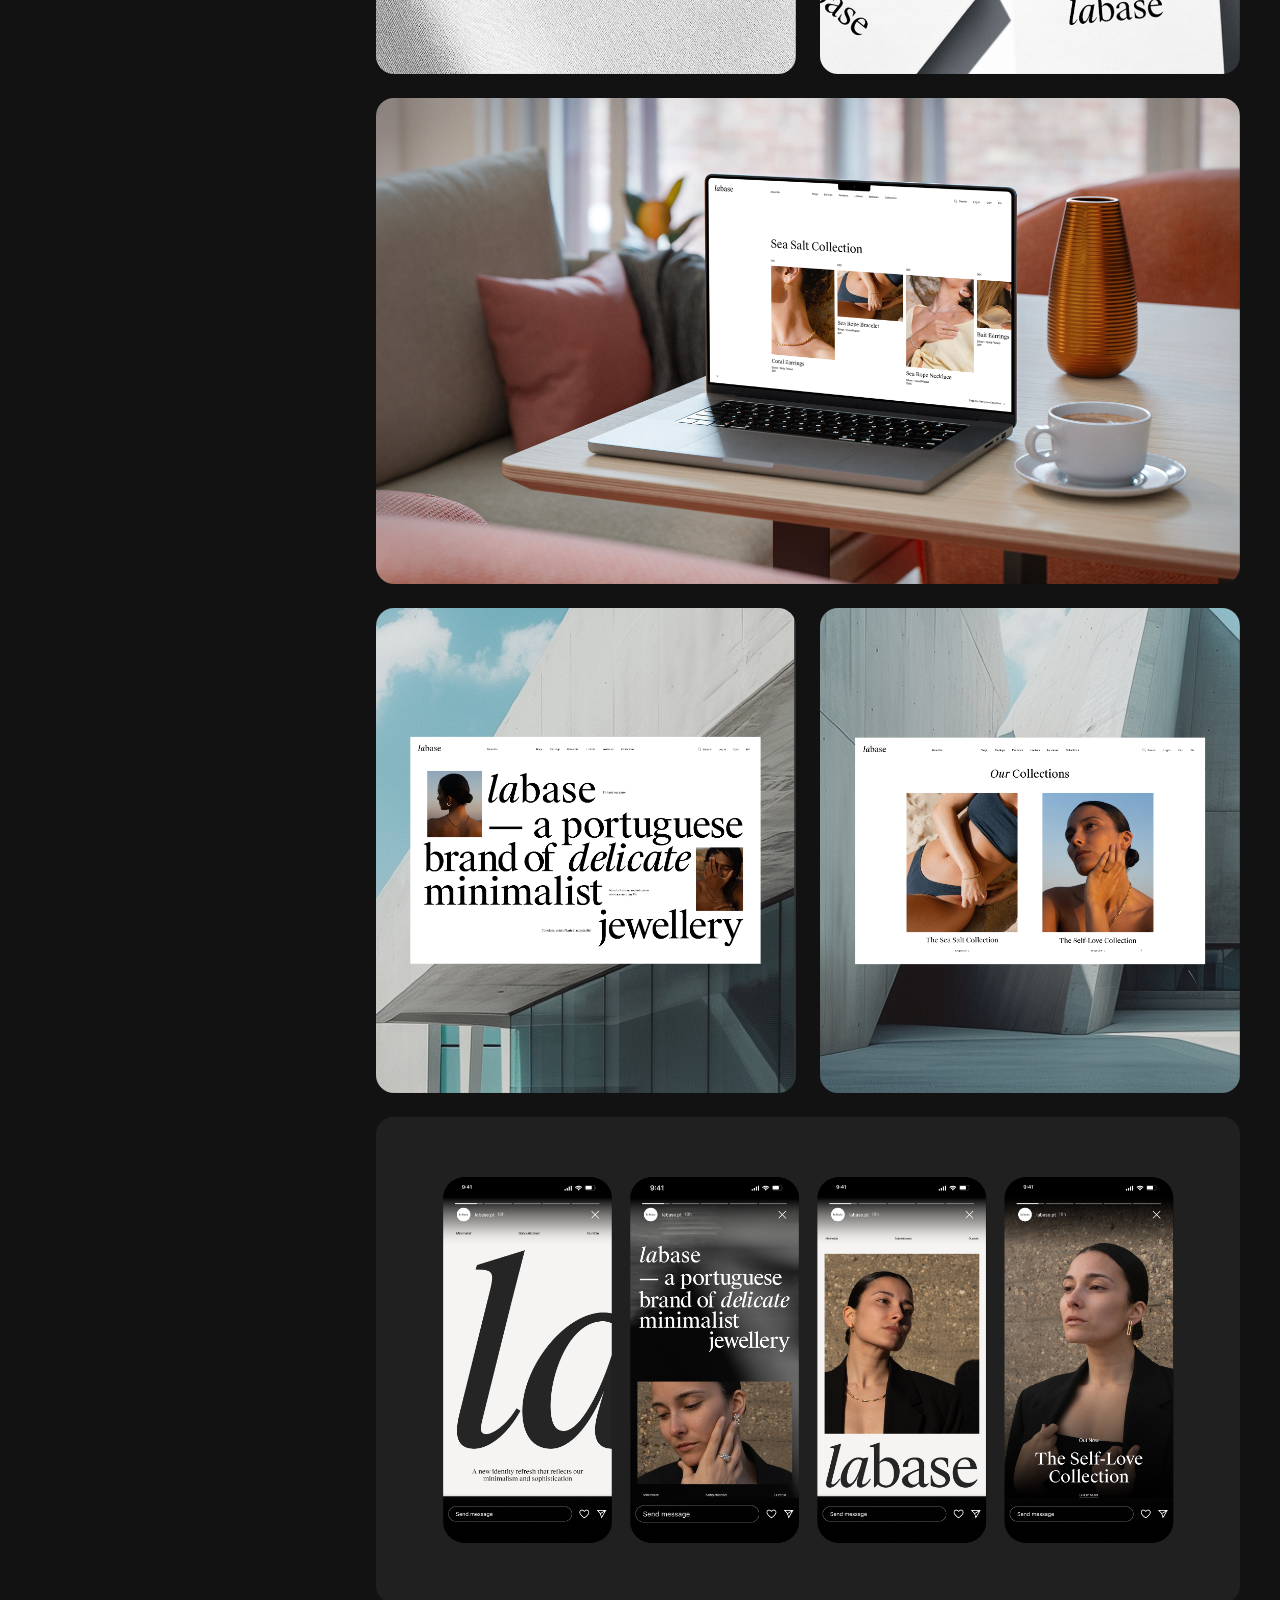
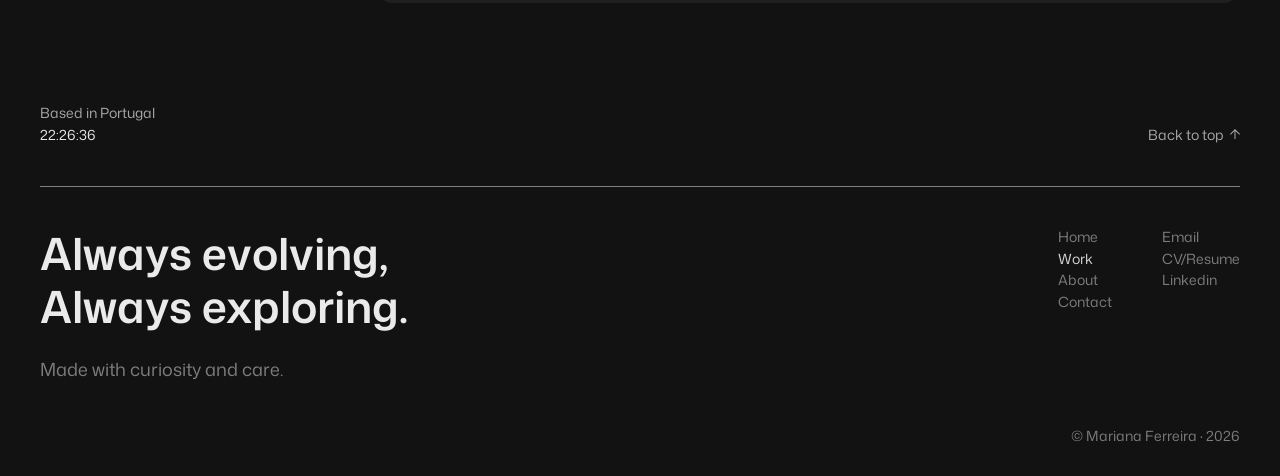
<file: work/labase.html>
<!DOCTYPE html>
<html lang="en">
<head>
<meta charset="UTF-8">
<meta name="viewport" content="width=device-width, initial-scale=1">
<title>labase — Mariana Ferreira</title>
<link rel="icon" href="../favicon.ico" sizes="any">
<link rel="icon" href="../assets/favicon/favicon.svg" type="image/svg+xml">
<link rel="apple-touch-icon" href="../assets/favicon/apple-touch-icon.png">
<link rel="preconnect" href="https://fonts.googleapis.com">
<link rel="preconnect" href="https://fonts.gstatic.com" crossorigin>
<link href="https://fonts.googleapis.com/css2?family=Mona+Sans:wdth,wght@100,300;100,400;100,500;100,600&family=Geist+Mono:wght@300&display=swap" rel="stylesheet">
<link rel="stylesheet" href="../css/style.css?v=43">
</head>
<body>

<nav class="nav">
  <a class="nav__name" href="../index.html">Mariana Ferreira</a>
  <p class="nav__meta">© 2026</p>
  <div class="nav__links">
    <a href="../work.html" aria-current="page">Work</a>
    <a href="../about.html">About</a>
    <a href="../index.html#contact">Contact</a>
  </div>
</nav>

<div class="project-detail__body">
  <div class="project-detail__info">
    <div>
      <h1 class="project-detail__title t-title-44">labase</h1>
      <div class="project-detail__bio t-text-small-12">
        <p>labase is a Portuguese brand of minimalist jewelry, with an approach that combines elegance, simplicity and sophistication. Specializing in handcrafted pieces made from 925 silver, the brand is based on the tradition of Portuguese jewellery, while at the same time focusing on a modern and timeless aesthetic, creating pieces for everyday wear.</p>
        <p>This project focused on carrying out a total rebranding of the brand with the aim of refining its visual identity so that it conveyed the brand&rsquo;s philosophy while remaining true to its minimalist essence.</p>
        <p>The rebranding included the reformulation of the logo, the creation of a new website, the development of packaging and publications for social media that mirrored the simplicity and sophistication of the brand. This process also aimed to strengthen labase&rsquo;s presence in both the digital and physical markets.</p>
      </div>
    </div>

    <div class="project-detail__meta t-label-12">
      <div class="project-detail__meta-row">
        <span class="project-detail__meta-label">Scope</span>
        <span class="project-detail__meta-value">Branding / Webdesign / Packaging</span>
      </div>
      <div class="project-detail__meta-row">
        <span class="project-detail__meta-label">Year</span>
        <span class="project-detail__meta-value">2024</span>
      </div>
      <div class="project-detail__meta-row">
        <span class="project-detail__meta-label">Company</span>
        <span class="project-detail__meta-value">Studio Rana</span>
      </div>
    </div>
  </div>

  <div class="project-detail__gallery">

    <div class="project-detail__img">
      <img src="../assets/images/labase/img-01.png" alt="labase brand cover shot">
    </div>

    <div class="project-detail__img" style="background: var(--button-primary-dark);">
      <img src="../assets/images/labase/img-02.png" alt="labase logo on dark background">
    </div>

    <div class="project-detail__pair">
      <div class="project-detail__pair-item"><img src="../assets/images/labase/img-03a.png" alt="labase jewellery packaging detail"></div>
      <div class="project-detail__pair-item"><img src="../assets/images/labase/img-03b.png" alt="labase jewellery packaging detail"></div>
    </div>

    <div class="project-detail__img">
      <img src="../assets/images/labase/img-04.png" alt="labase brand application">
    </div>

    <div class="project-detail__pair">
      <div class="project-detail__pair-item"><img src="../assets/images/labase/img-05a.png" alt="labase brand application detail"></div>
      <div class="project-detail__pair-item"><img src="../assets/images/labase/img-05b.png" alt="labase brand application detail"></div>
    </div>

    <div class="project-detail__img" style="background: var(--button-primary-dark);">
      <img src="../assets/images/labase/img-06.png" alt="labase closing brand shot on dark background">
    </div>

  </div>
</div>

<div class="bottom-bar" style="padding: 0 40px 40px;">
  <div class="bottom-bar__place">
    <span>Based in Portugal</span>
    <span class="js-clock">23:09:35</span>
  </div>
  <button type="button" class="bottom-bar__link bottom-bar__link--up js-back-to-top">
    <span>Back to top</span>
    <img src="../assets/icons/arrow-down.svg?v=2" alt="">
  </button>
</div>

<footer class="site-footer">
  <div class="line-divider" style="border-top: 0.7px solid var(--light-opacity-50);" role="presentation"></div>

  <div class="site-footer__top">
    <div class="site-footer__heading">
      <h2 class="t-title-44">Always evolving,<br>Always exploring.</h2>
      <p class="t-text-18">Made with curiosity and care.</p>
    </div>

    <div class="site-footer__menus">
      <ul class="menu-list t-text-14">
        <li><a href="../index.html">Home</a></li>
        <li><a href="../work.html" class="is-current">Work</a></li>
        <li><a href="../about.html">About</a></li>
        <li><a href="../index.html#contact">Contact</a></li>
      </ul>
      <ul class="menu-list t-text-14">
        <li><a href="mailto:mariana.sf.design@gmail.com" target="_blank">Email</a></li>
        <li><a href="https://drive.google.com/file/d/11VCMJUcz3bLyp9auznkshpkdH8lRxIy2/view?usp=sharing" target="_blank">CV/Resume</a></li>
        <li><a href="https://www.linkedin.com/in/mariana-ferreira15" target="_blank">Linkedin</a></li>
      </ul>
    </div>
  </div>

  <p class="site-footer__copyright t-text-14">© Mariana Ferreira · 2026</p>
</footer>

<script>
  const clocks = [document.querySelector('.js-clock')];
  const tick = () => {
    const time = new Intl.DateTimeFormat('en-GB', {
      timeZone: 'Europe/Lisbon', hour: '2-digit', minute: '2-digit', second: '2-digit', hour12: false
    }).format(new Date());
    clocks.forEach(el => { if (el) el.textContent = time; });
  };
  tick();
  setInterval(tick, 1000);

  document.querySelector('.js-back-to-top').addEventListener('click', () => {
    window.scrollTo({ top: 0, behavior: 'smooth' });
  });
</script>
<script src="../js/lightbox.js?v=5"></script>
<script src="../js/reveal.js?v=1"></script>
<script data-goatcounter="https://mariana-15.goatcounter.com/count"
        async src="//gc.zgo.at/count.js"></script>
</body>
</html>
</file>
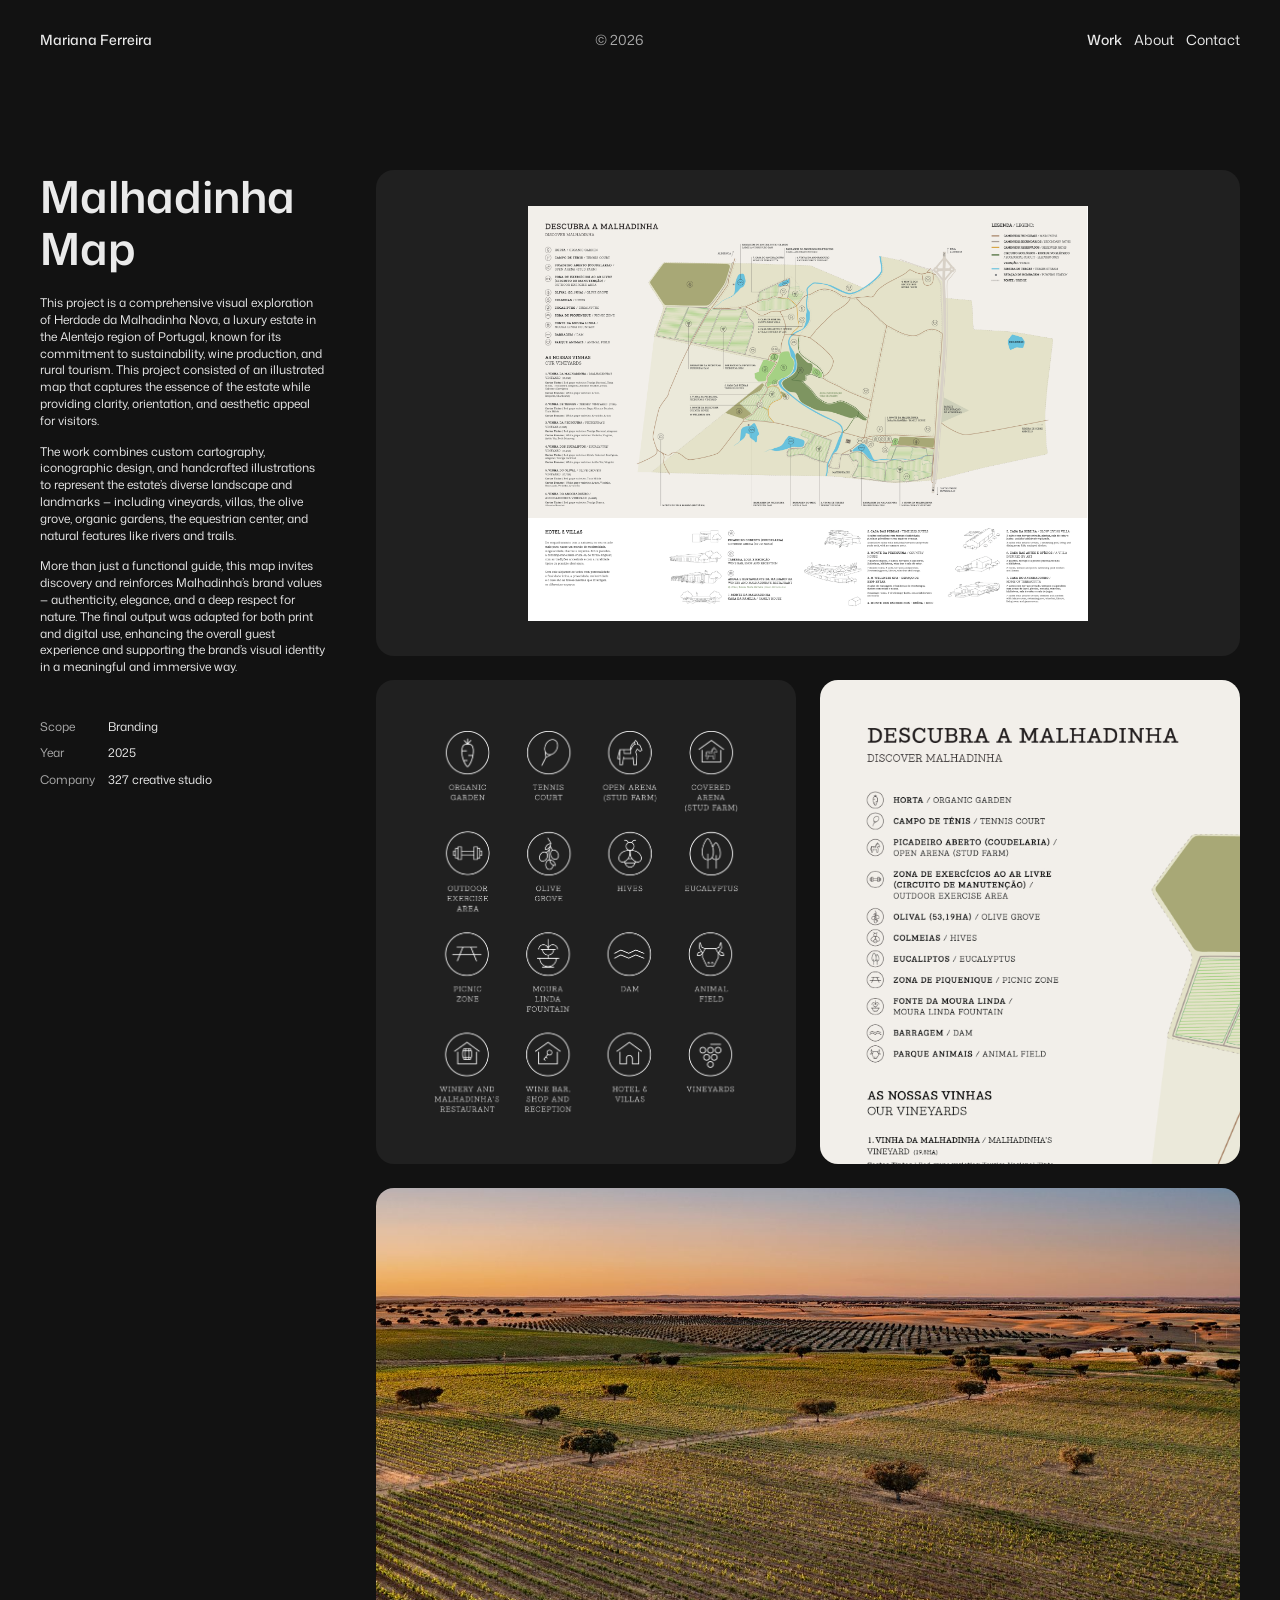
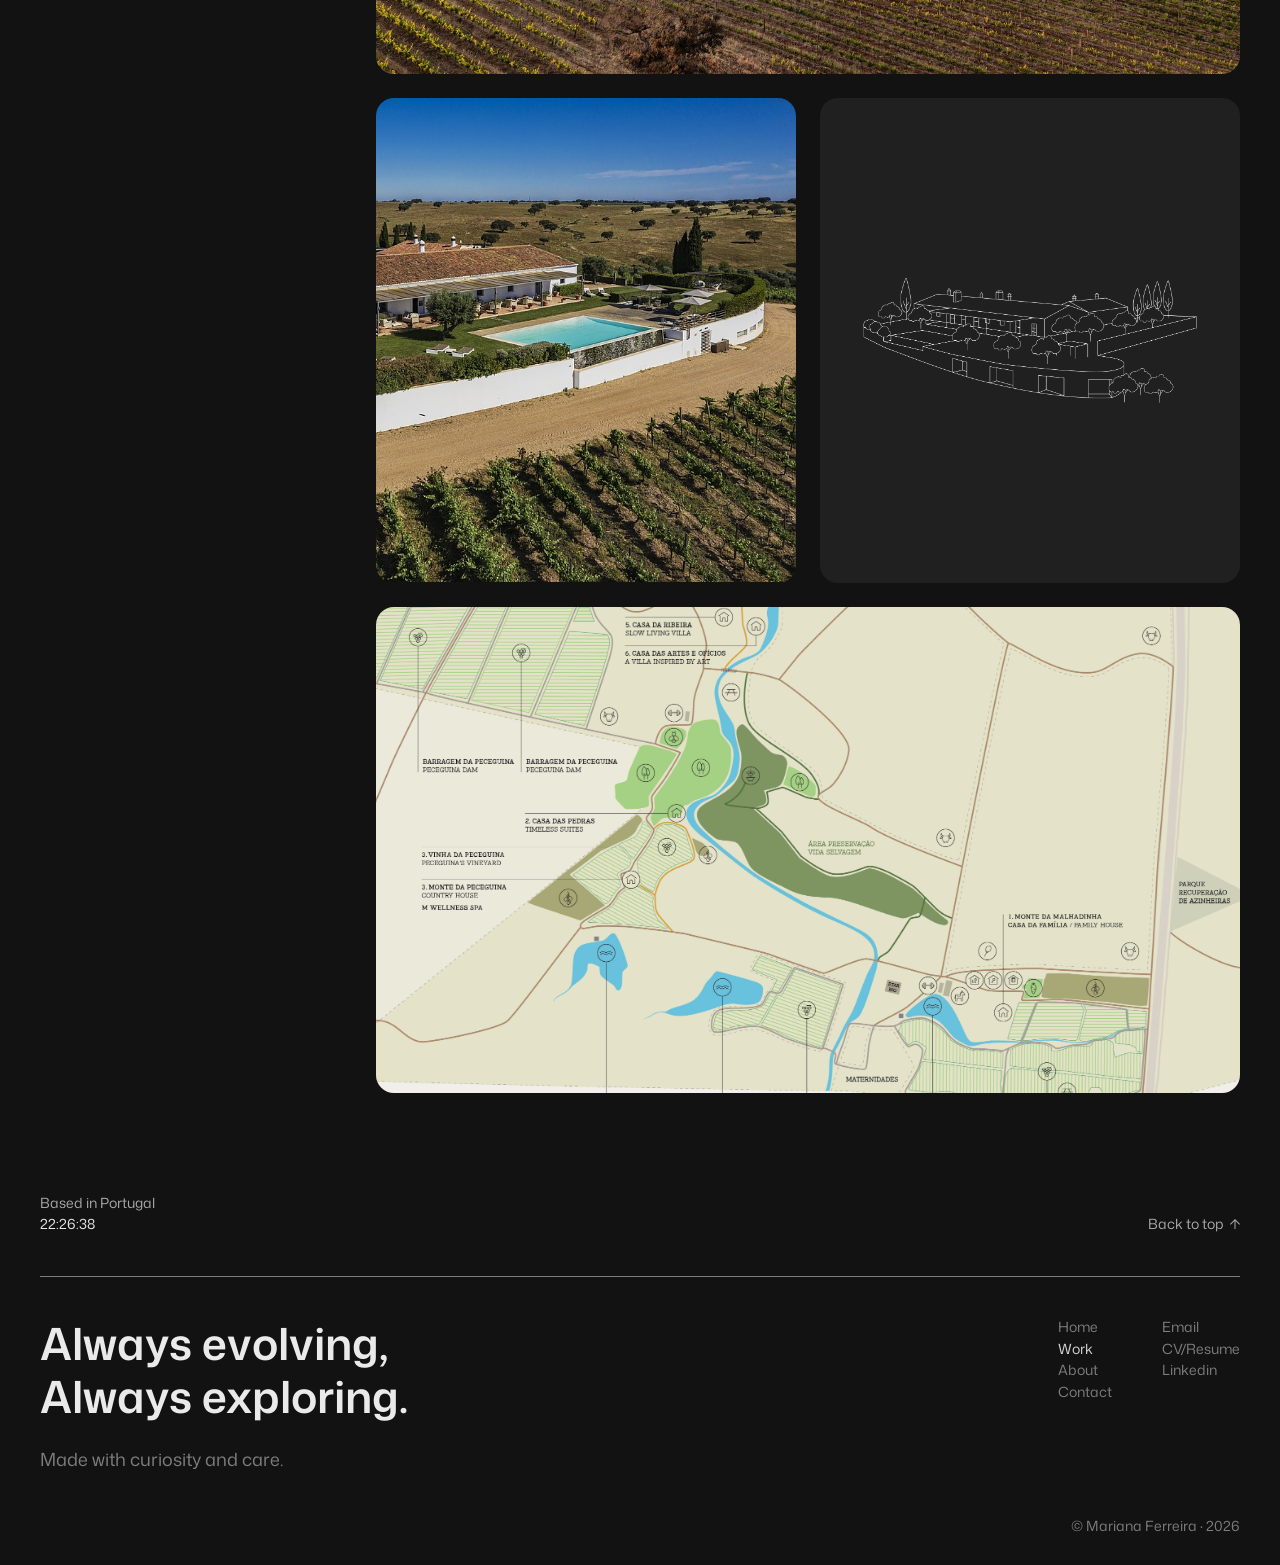
<file: work/malhadinha-map.html>
<!DOCTYPE html>
<html lang="en">
<head>
<meta charset="UTF-8">
<meta name="viewport" content="width=device-width, initial-scale=1">
<title>Malhadinha Map — Mariana Ferreira</title>
<link rel="icon" href="../favicon.ico" sizes="any">
<link rel="icon" href="../assets/favicon/favicon.svg" type="image/svg+xml">
<link rel="apple-touch-icon" href="../assets/favicon/apple-touch-icon.png">
<link rel="preconnect" href="https://fonts.googleapis.com">
<link rel="preconnect" href="https://fonts.gstatic.com" crossorigin>
<link href="https://fonts.googleapis.com/css2?family=Mona+Sans:wdth,wght@100,300;100,400;100,500;100,600&family=Geist+Mono:wght@300&display=swap" rel="stylesheet">
<link rel="stylesheet" href="../css/style.css?v=43">
</head>
<body>

<nav class="nav">
  <a class="nav__name" href="../index.html">Mariana Ferreira</a>
  <p class="nav__meta">© 2026</p>
  <div class="nav__links">
    <a href="../work.html" aria-current="page">Work</a>
    <a href="../about.html">About</a>
    <a href="../index.html#contact">Contact</a>
  </div>
</nav>

<div class="project-detail__body">
  <div class="project-detail__info">
    <div>
      <h1 class="project-detail__title t-title-44">Malhadinha Map</h1>
      <div class="project-detail__bio t-text-small-12">
        <p>This project is a comprehensive visual exploration of Herdade da Malhadinha Nova, a luxury estate in the Alentejo region of Portugal, known for its commitment to sustainability, wine production, and rural tourism. This project consisted of an illustrated map that captures the essence of the estate while providing clarity, orientation, and aesthetic appeal for visitors.</p>
        <p>The work combines custom cartography, iconographic design, and handcrafted illustrations to represent the estate&rsquo;s diverse landscape and landmarks &mdash; including vineyards, villas, the olive grove, organic gardens, the equestrian center, and natural features like rivers and trails.</p>
        <p>More than just a functional guide, this map invites discovery and reinforces Malhadinha&rsquo;s brand values &mdash; authenticity, elegance, and a deep respect for nature. The final output was adapted for both print and digital use, enhancing the overall guest experience and supporting the brand&rsquo;s visual identity in a meaningful and immersive way.</p>
      </div>
    </div>

    <div class="project-detail__meta t-label-12">
      <div class="project-detail__meta-row">
        <span class="project-detail__meta-label">Scope</span>
        <span class="project-detail__meta-value">Branding</span>
      </div>
      <div class="project-detail__meta-row">
        <span class="project-detail__meta-label">Year</span>
        <span class="project-detail__meta-value">2025</span>
      </div>
      <div class="project-detail__meta-row">
        <span class="project-detail__meta-label">Company</span>
        <span class="project-detail__meta-value">327 creative studio</span>
      </div>
    </div>
  </div>

  <div class="project-detail__gallery">

    <!-- illustrated map, inset with padding on a dark card -->
    <div class="project-detail__img" style="background: var(--button-primary-dark); position: relative;">
      <img src="../assets/images/malhadinha-map/img-01.jpg" alt="Illustrated map of the Malhadinha Nova estate"
           style="position: absolute; max-width: none; width: 64.78%; height: 85.23%; left: 17.64%; top: 7.54%; object-fit: contain;">
    </div>

    <div class="project-detail__pair">
      <div class="project-detail__pair-item" style="background: var(--button-primary-dark); position: relative;">
        <img src="../assets/images/malhadinha-map/img-02a.png" alt="Map legend and iconography detail"
             style="position: absolute; max-width: none; width: 72.33%; height: 79.04%; left: 13.75%; top: 10.6%; object-fit: contain;">
      </div>
      <div class="project-detail__pair-item" style="position: relative;">
        <img src="../assets/images/malhadinha-map/img-02b.jpg" alt="Detail crop of the illustrated estate map and legend"
             style="position: absolute; max-width: none; width: 366.62%; height: 235.44%; left: -0.03%; top: -0.08%;">
      </div>
    </div>

    <div class="project-detail__img">
      <img src="../assets/images/malhadinha-map/img-03.jpg" alt="Estate landscape overview">
    </div>

    <div class="project-detail__pair">
      <div class="project-detail__pair-item" style="position: relative;">
        <img src="../assets/images/malhadinha-map/img-04a.jpg" alt="Estate landscape, wide detail"
             style="position: absolute; max-width: none; width: 173.13%; height: 100%; left: -73.11%; top: -0.03%;">
      </div>
      <div class="project-detail__pair-item" style="background: var(--button-primary-dark); position: relative;">
        <img src="../assets/images/malhadinha-map/img-04b.png" alt="Map iconography set"
             style="position: absolute; max-width: none; width: 79.5%; height: 25.92%; left: 10.15%; top: 37.08%; object-fit: contain;">
      </div>
    </div>

    <div class="project-detail__img" style="position: relative;">
      <img src="../assets/images/malhadinha-map/img-05.jpg" alt="Detail crop of the illustrated estate map, closing shot"
           style="position: absolute; max-width: none; width: 192.93%; height: 253.86%; left: -50.43%; top: -65.64%;">
    </div>

  </div>
</div>

<div class="bottom-bar" style="padding: 0 40px 40px;">
  <div class="bottom-bar__place">
    <span>Based in Portugal</span>
    <span class="js-clock">23:09:35</span>
  </div>
  <button type="button" class="bottom-bar__link bottom-bar__link--up js-back-to-top">
    <span>Back to top</span>
    <img src="../assets/icons/arrow-down.svg?v=2" alt="">
  </button>
</div>

<footer class="site-footer">
  <div class="line-divider" style="border-top: 0.7px solid var(--light-opacity-50);" role="presentation"></div>

  <div class="site-footer__top">
    <div class="site-footer__heading">
      <h2 class="t-title-44">Always evolving,<br>Always exploring.</h2>
      <p class="t-text-18">Made with curiosity and care.</p>
    </div>

    <div class="site-footer__menus">
      <ul class="menu-list t-text-14">
        <li><a href="../index.html">Home</a></li>
        <li><a href="../work.html" class="is-current">Work</a></li>
        <li><a href="../about.html">About</a></li>
        <li><a href="../index.html#contact">Contact</a></li>
      </ul>
      <ul class="menu-list t-text-14">
        <li><a href="mailto:mariana.sf.design@gmail.com" target="_blank">Email</a></li>
        <li><a href="https://drive.google.com/file/d/11VCMJUcz3bLyp9auznkshpkdH8lRxIy2/view?usp=sharing" target="_blank">CV/Resume</a></li>
        <li><a href="https://www.linkedin.com/in/mariana-ferreira15" target="_blank">Linkedin</a></li>
      </ul>
    </div>
  </div>

  <p class="site-footer__copyright t-text-14">© Mariana Ferreira · 2026</p>
</footer>

<script>
  const clocks = [document.querySelector('.js-clock')];
  const tick = () => {
    const time = new Intl.DateTimeFormat('en-GB', {
      timeZone: 'Europe/Lisbon', hour: '2-digit', minute: '2-digit', second: '2-digit', hour12: false
    }).format(new Date());
    clocks.forEach(el => { if (el) el.textContent = time; });
  };
  tick();
  setInterval(tick, 1000);

  document.querySelector('.js-back-to-top').addEventListener('click', () => {
    window.scrollTo({ top: 0, behavior: 'smooth' });
  });
</script>
<script src="../js/lightbox.js?v=5"></script>
<script src="../js/reveal.js?v=1"></script>
<script data-goatcounter="https://mariana-15.goatcounter.com/count"
        async src="//gc.zgo.at/count.js"></script>
</body>
</html>
</file>
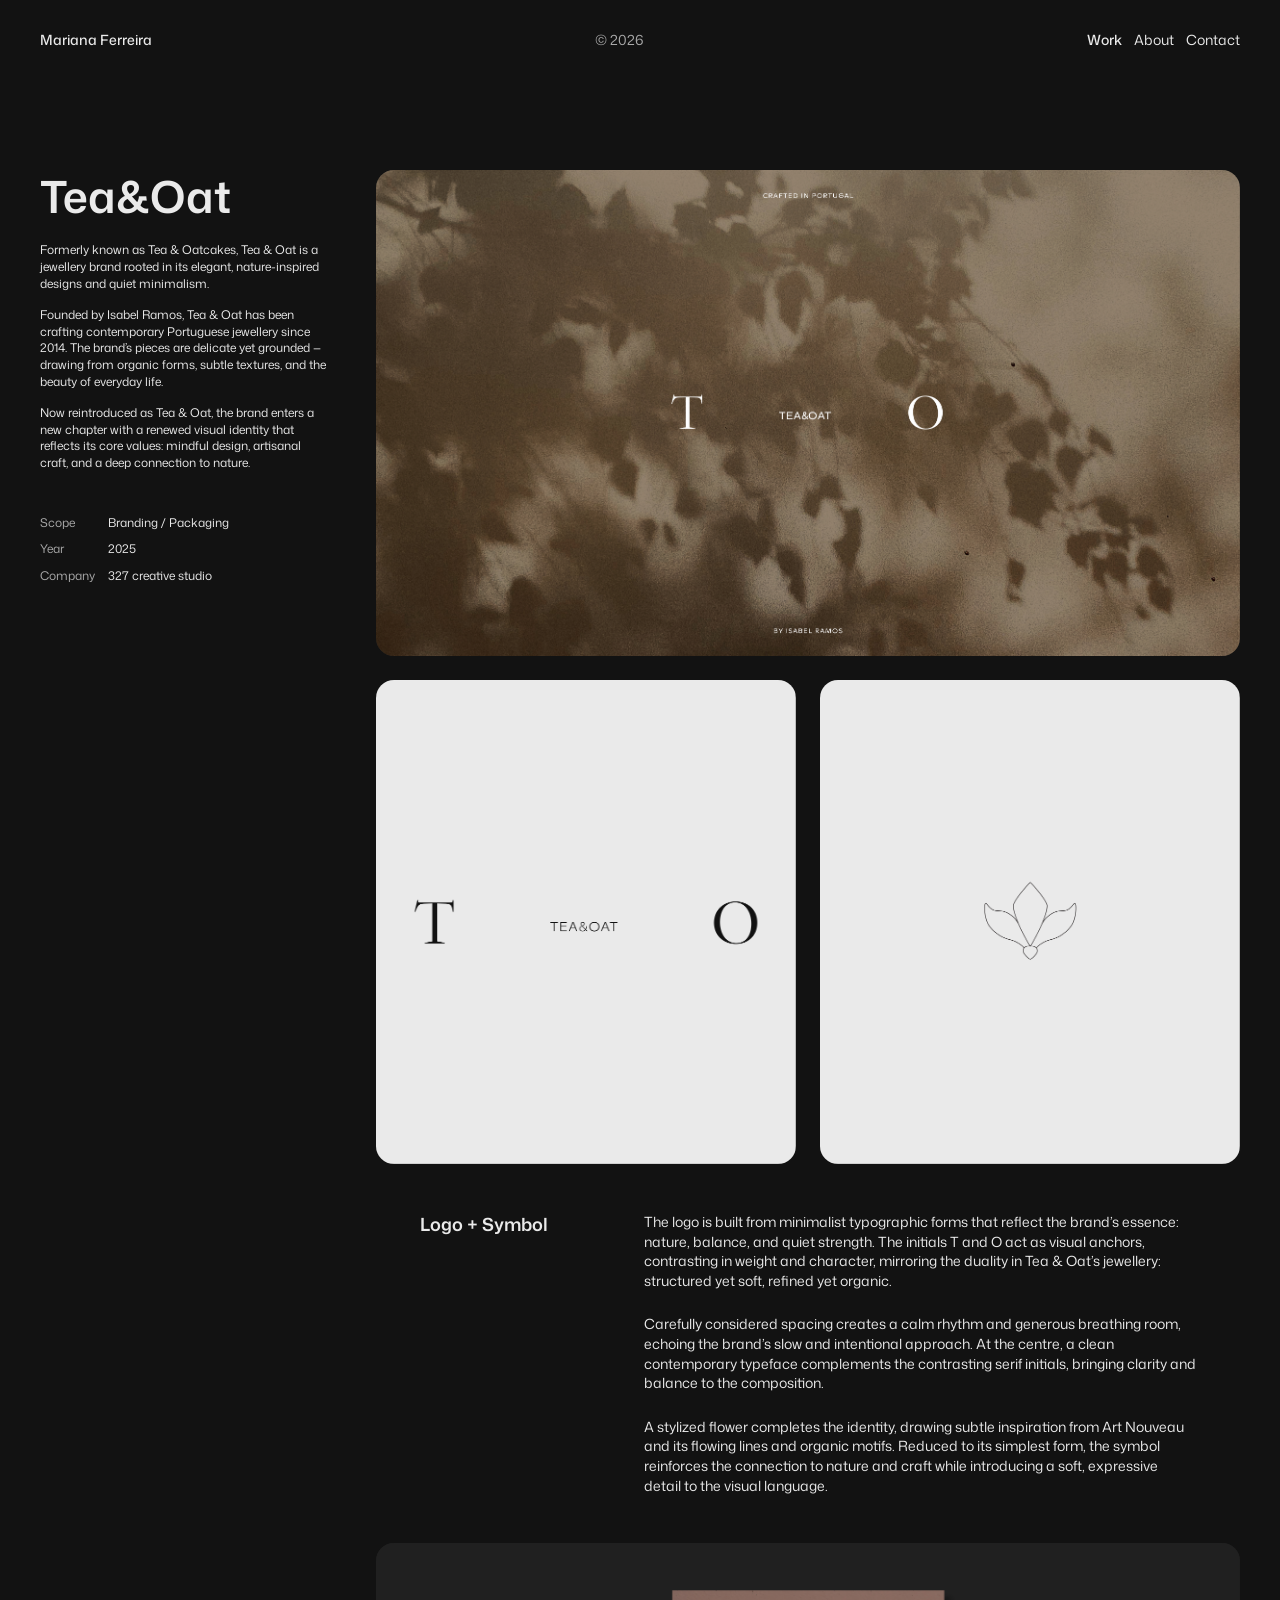
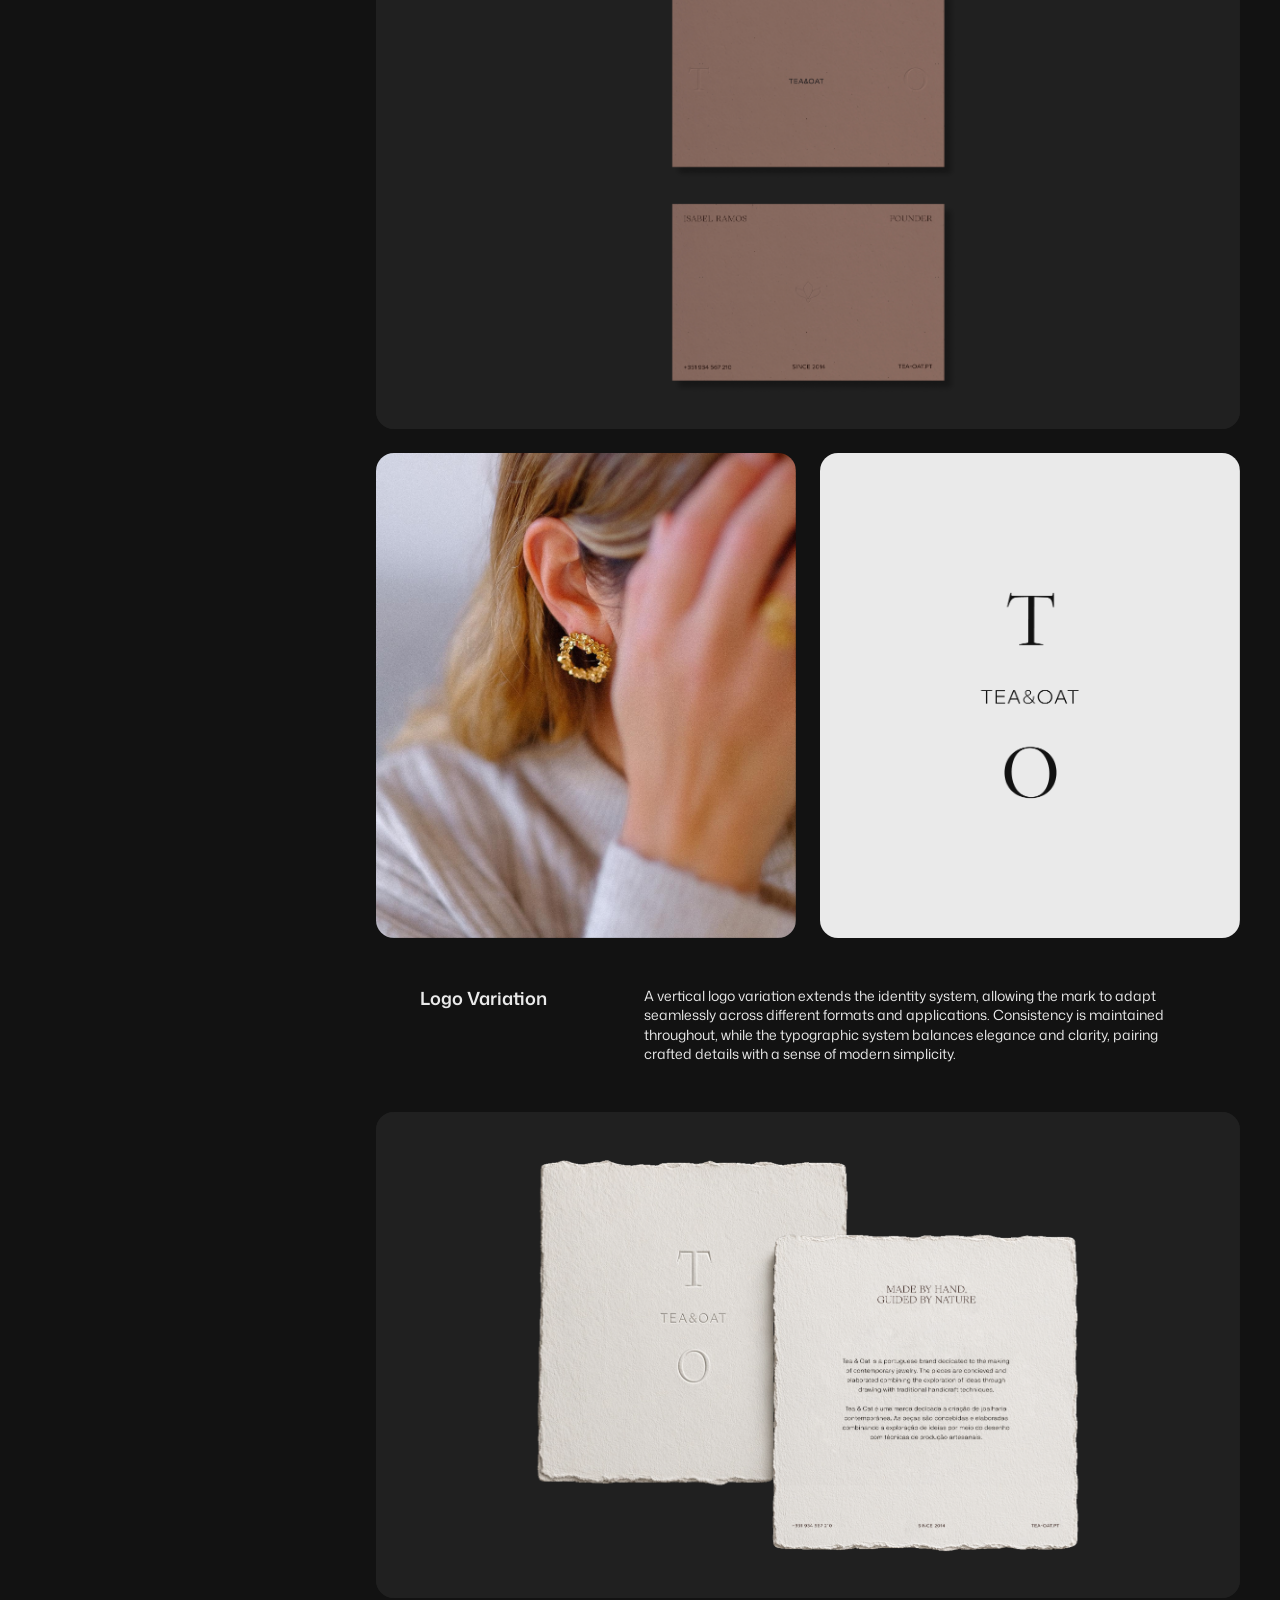
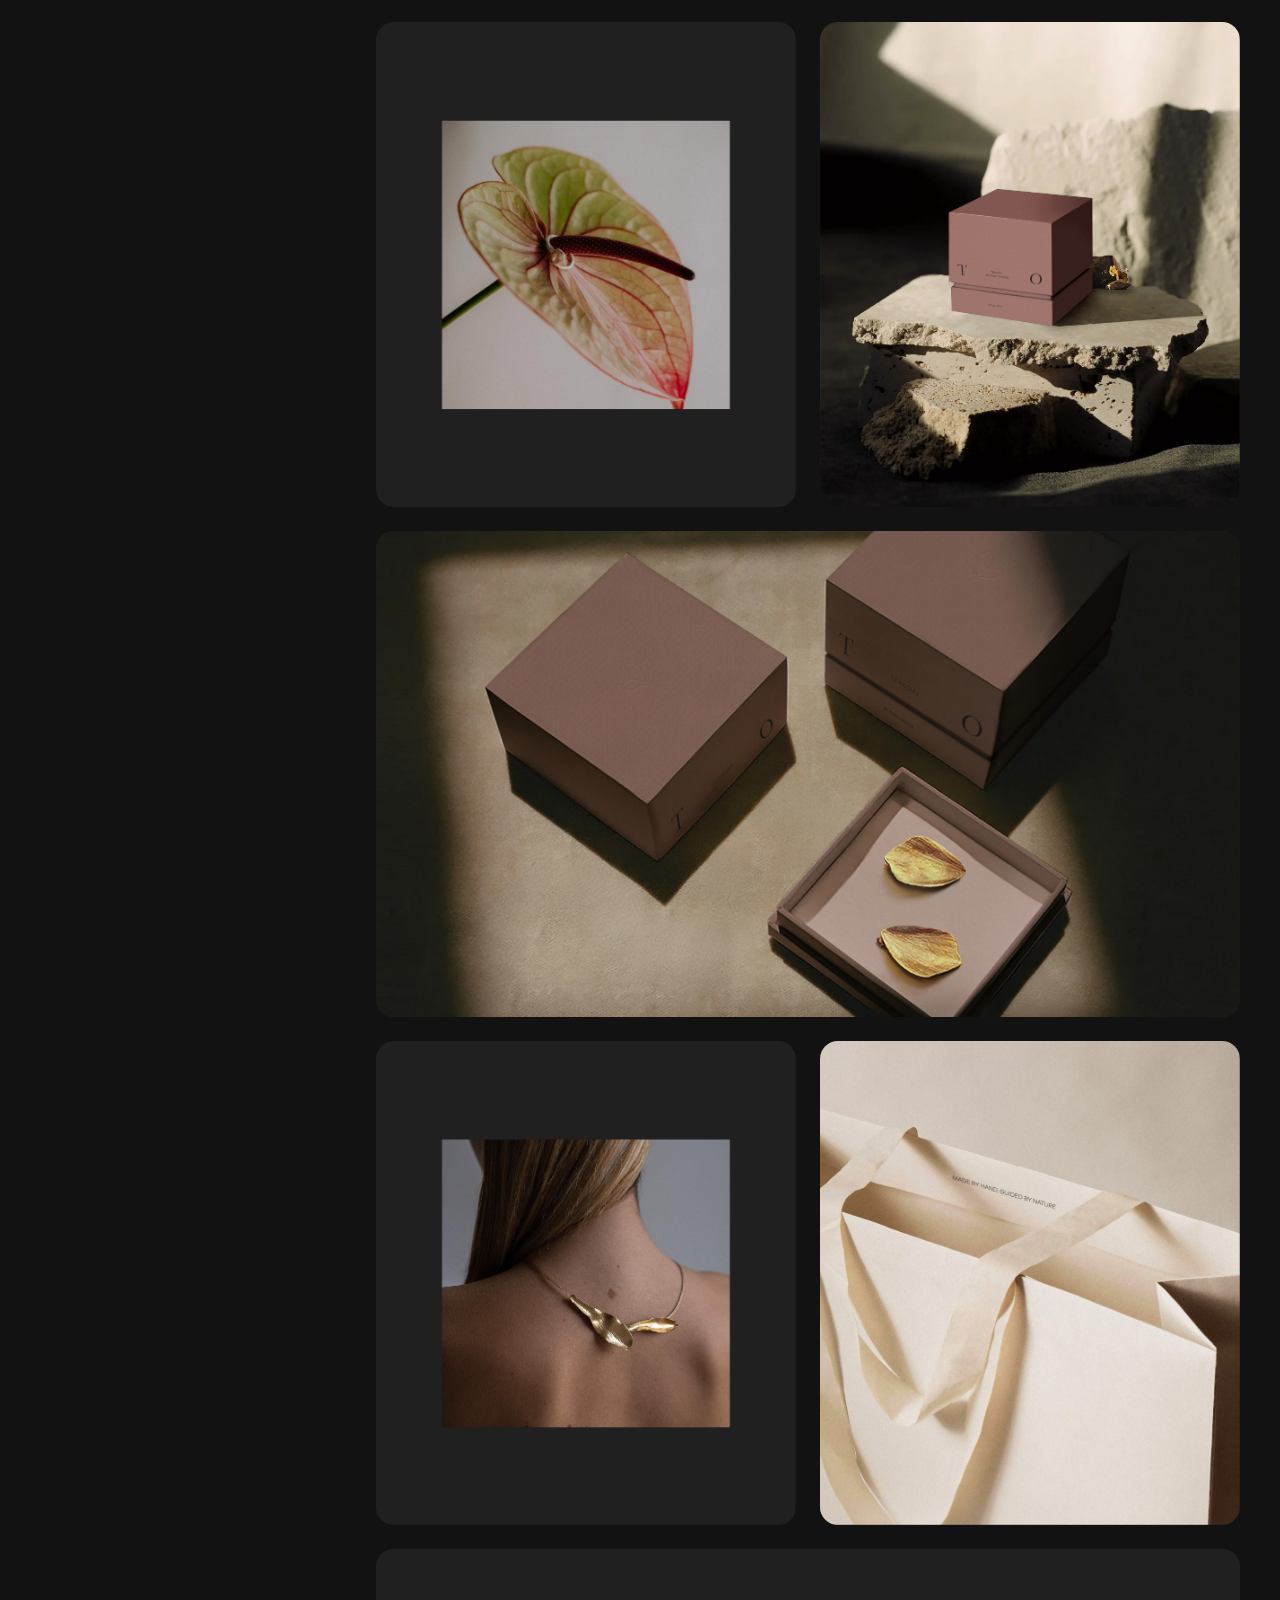
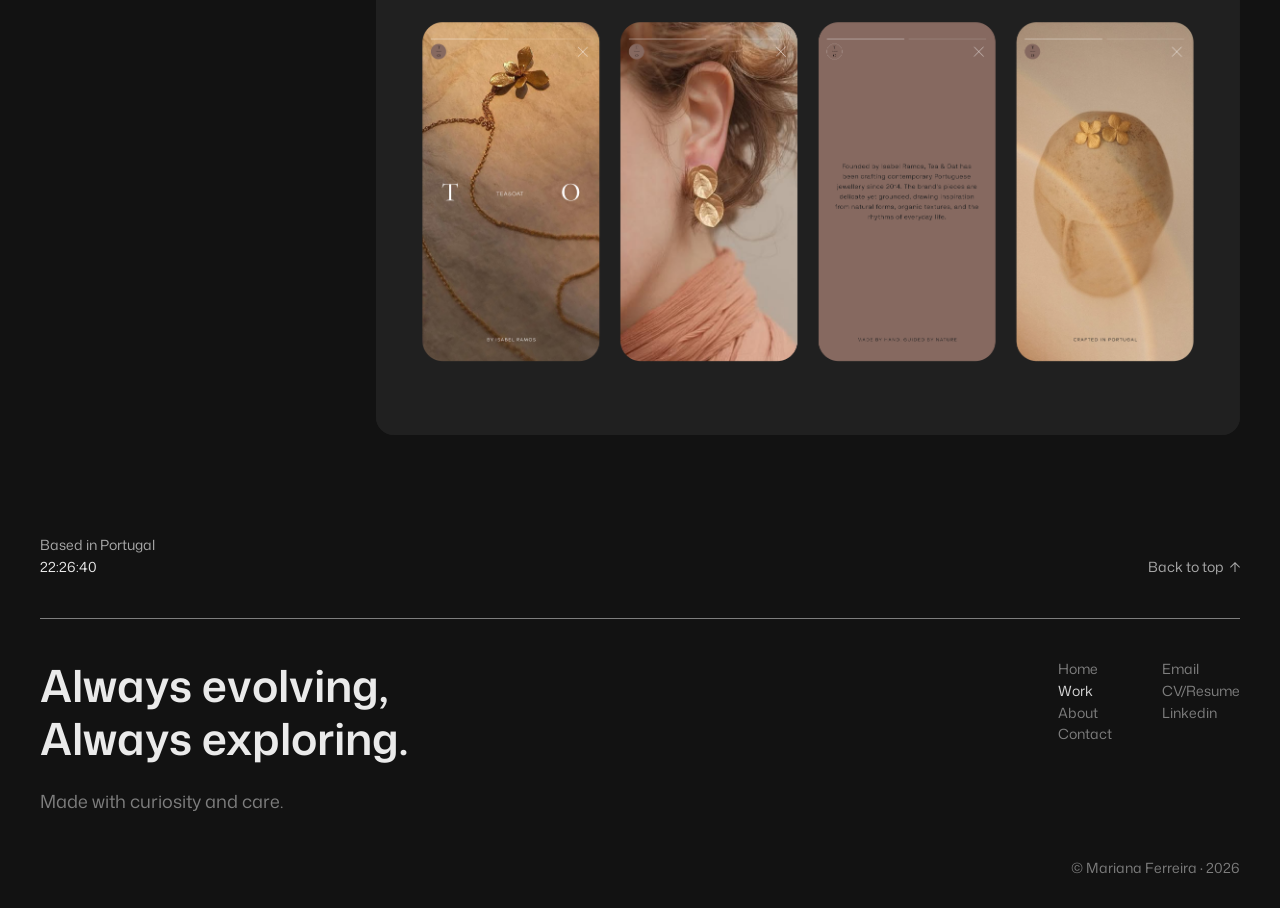
<file: work/tea-and-oat.html>
<!DOCTYPE html>
<html lang="en">
<head>
<meta charset="UTF-8">
<meta name="viewport" content="width=device-width, initial-scale=1">
<title>Tea&amp;Oat — Mariana Ferreira</title>
<link rel="icon" href="../favicon.ico" sizes="any">
<link rel="icon" href="../assets/favicon/favicon.svg" type="image/svg+xml">
<link rel="apple-touch-icon" href="../assets/favicon/apple-touch-icon.png">
<link rel="preconnect" href="https://fonts.googleapis.com">
<link rel="preconnect" href="https://fonts.gstatic.com" crossorigin>
<link href="https://fonts.googleapis.com/css2?family=Mona+Sans:wdth,wght@100,300;100,400;100,500;100,600&family=Geist+Mono:wght@300&display=swap" rel="stylesheet">
<link rel="stylesheet" href="../css/style.css?v=43">
</head>
<body>

<nav class="nav">
  <a class="nav__name" href="../index.html">Mariana Ferreira</a>
  <p class="nav__meta">© 2026</p>
  <div class="nav__links">
    <a href="../work.html" aria-current="page">Work</a>
    <a href="../about.html">About</a>
    <a href="../index.html#contact">Contact</a>
  </div>
</nav>

<div class="project-detail__body">
  <div class="project-detail__info">
    <div>
      <h1 class="project-detail__title t-title-44">Tea&amp;Oat</h1>
      <div class="project-detail__bio t-text-small-12">
        <p>Formerly known as Tea &amp; Oatcakes, Tea &amp; Oat is a jewellery brand rooted in its elegant, nature-inspired designs and quiet minimalism.</p>
        <p>Founded by Isabel Ramos, Tea &amp; Oat has been crafting contemporary Portuguese jewellery since 2014. The brand&rsquo;s pieces are delicate yet grounded &mdash; drawing from organic forms, subtle textures, and the beauty of everyday life.</p>
        <p>Now reintroduced as Tea &amp; Oat, the brand enters a new chapter with a renewed visual identity that reflects its core values: mindful design, artisanal craft, and a deep connection to nature.</p>
      </div>
    </div>

    <div class="project-detail__meta t-label-12">
      <div class="project-detail__meta-row">
        <span class="project-detail__meta-label">Scope</span>
        <span class="project-detail__meta-value">Branding / Packaging</span>
      </div>
      <div class="project-detail__meta-row">
        <span class="project-detail__meta-label">Year</span>
        <span class="project-detail__meta-value">2025</span>
      </div>
      <div class="project-detail__meta-row">
        <span class="project-detail__meta-label">Company</span>
        <span class="project-detail__meta-value">327 creative studio</span>
      </div>
    </div>
  </div>

  <div class="project-detail__gallery">
    <div class="project-detail__img">
      <img src="../assets/images/tea-and-oat/img-01-hero.png" alt="Tea&amp;Oat brand cover shot">
    </div>

    <div class="project-detail__pair">
      <div class="project-detail__pair-item"><img src="../assets/images/tea-and-oat/img-02a.png" alt="Tea&amp;Oat logo lockup, primary version"></div>
      <div class="project-detail__pair-item"><img src="../assets/images/tea-and-oat/img-02b.png" alt="Tea&amp;Oat logo lockup, alternate version"></div>
    </div>

    <div class="project-detail__note">
      <h2 class="project-detail__note-label t-title-18">Logo + Symbol</h2>
      <div class="project-detail__note-body t-text-14">
        <p>The logo is built from minimalist typographic forms that reflect the brand&rsquo;s essence: nature, balance, and quiet strength. The initials T and O act as visual anchors, contrasting in weight and character, mirroring the duality in Tea &amp; Oat&rsquo;s jewellery: structured yet soft, refined yet organic.</p>
        <p>Carefully considered spacing creates a calm rhythm and generous breathing room, echoing the brand&rsquo;s slow and intentional approach. At the centre, a clean contemporary typeface complements the contrasting serif initials, bringing clarity and balance to the composition.</p>
        <p>A stylized flower completes the identity, drawing subtle inspiration from Art Nouveau and its flowing lines and organic motifs. Reduced to its simplest form, the symbol reinforces the connection to nature and craft while introducing a soft, expressive detail to the visual language.</p>
      </div>
    </div>

    <div class="project-detail__img">
      <img src="../assets/images/tea-and-oat/img-03.png" alt="Tea&amp;Oat packaging on a dark background">
    </div>

    <div class="project-detail__pair">
      <div class="project-detail__pair-item"><img src="../assets/images/tea-and-oat/img-04a.png" alt="Tea&amp;Oat logo detail"></div>
      <div class="project-detail__pair-item"><img src="../assets/images/tea-and-oat/img-04b.png" alt="Tea&amp;Oat symbol mark"></div>
    </div>

    <div class="project-detail__note">
      <h2 class="project-detail__note-label t-title-18">Logo Variation</h2>
      <p class="project-detail__note-body t-text-14">A vertical logo variation extends the identity system, allowing the mark to adapt seamlessly across different formats and applications. Consistency is maintained throughout, while the typographic system balances elegance and clarity, pairing crafted details with a sense of modern simplicity.</p>
    </div>

    <div class="project-detail__img">
      <img src="../assets/images/tea-and-oat/img-05.png" alt="Tea&amp;Oat vertical logo application">
    </div>

    <div class="project-detail__pair">
      <div class="project-detail__pair-item"><img src="../assets/images/tea-and-oat/img-06a.png" alt="Tea&amp;Oat packaging detail"></div>
      <div class="project-detail__pair-item"><img src="../assets/images/tea-and-oat/img-06b.png" alt="Tea&amp;Oat packaging detail"></div>
    </div>

    <div class="project-detail__img">
      <img src="../assets/images/tea-and-oat/img-07.png" alt="Tea&amp;Oat packaging on a dark background">
    </div>

    <div class="project-detail__pair">
      <div class="project-detail__pair-item"><img src="../assets/images/tea-and-oat/img-08a.png" alt="Tea&amp;Oat brand application"></div>
      <div class="project-detail__pair-item"><img src="../assets/images/tea-and-oat/img-08b.png" alt="Tea&amp;Oat brand application"></div>
    </div>

    <div class="project-detail__img">
      <img src="../assets/images/tea-and-oat/img-09.png" alt="Tea&amp;Oat final brand shot">
    </div>
  </div>
</div>

<div class="bottom-bar" style="padding: 0 40px 40px;">
  <div class="bottom-bar__place">
    <span>Based in Portugal</span>
    <span class="js-clock">23:09:35</span>
  </div>
  <button type="button" class="bottom-bar__link bottom-bar__link--up js-back-to-top">
    <span>Back to top</span>
    <img src="../assets/icons/arrow-down.svg?v=2" alt="">
  </button>
</div>

<footer class="site-footer">
  <div class="line-divider" style="border-top: 0.7px solid var(--light-opacity-50);" role="presentation"></div>

  <div class="site-footer__top">
    <div class="site-footer__heading">
      <h2 class="t-title-44">Always evolving,<br>Always exploring.</h2>
      <p class="t-text-18">Made with curiosity and care.</p>
    </div>

    <div class="site-footer__menus">
      <ul class="menu-list t-text-14">
        <li><a href="../index.html">Home</a></li>
        <li><a href="../work.html" class="is-current">Work</a></li>
        <li><a href="../about.html">About</a></li>
        <li><a href="../index.html#contact">Contact</a></li>
      </ul>
      <ul class="menu-list t-text-14">
        <li><a href="mailto:mariana.sf.design@gmail.com" target="_blank">Email</a></li>
        <li><a href="https://drive.google.com/file/d/11VCMJUcz3bLyp9auznkshpkdH8lRxIy2/view?usp=sharing" target="_blank">CV/Resume</a></li>
        <li><a href="https://www.linkedin.com/in/mariana-ferreira15" target="_blank">Linkedin</a></li>
      </ul>
    </div>
  </div>

  <p class="site-footer__copyright t-text-14">© Mariana Ferreira · 2026</p>
</footer>

<script>
  const clocks = [document.querySelector('.js-clock')];
  const tick = () => {
    const time = new Intl.DateTimeFormat('en-GB', {
      timeZone: 'Europe/Lisbon', hour: '2-digit', minute: '2-digit', second: '2-digit', hour12: false
    }).format(new Date());
    clocks.forEach(el => { if (el) el.textContent = time; });
  };
  tick();
  setInterval(tick, 1000);

  document.querySelector('.js-back-to-top').addEventListener('click', () => {
    window.scrollTo({ top: 0, behavior: 'smooth' });
  });
</script>
<script src="../js/lightbox.js?v=5"></script>
<script src="../js/reveal.js?v=1"></script>
<script data-goatcounter="https://mariana-15.goatcounter.com/count"
        async src="//gc.zgo.at/count.js"></script>
</body>
</html>
</file>
<file: css/style.css>
/* ==========================================================================
   Design tokens — verified against Figma (RutyLWlSN3UfKS1c5IpxUp)
   ========================================================================== */
:root {
  --background-dark: #121212;
  --background-light: #eaeaea;
  --button-primary-dark: #202020;
  --button-secondary-dark: #343434;
  --button-primary-light: #d6d6d6;

  --light-opacity-70: rgba(234, 234, 234, 0.7);
  --light-opacity-50: rgba(234, 234, 234, 0.5);
  --dark-opacity-70: rgba(32, 32, 32, 0.7);
  --dark-opacity-50: rgba(32, 32, 32, 0.5);

  --page-gutter: 40px;
  --content-max: 1340px;
}

* { box-sizing: border-box; }

html, body {
  margin: 0;
  padding: 0;
  background: var(--background-dark);
  color: var(--background-light);
  font-family: 'Mona Sans', system-ui, sans-serif;
  font-variation-settings: 'wdth' 100;
  -webkit-font-smoothing: antialiased;
}

img { max-width: 100%; display: block; }
a { color: inherit; }

/* ==========================================================================
   Typography — the 8 verified text styles + the one-off CTA headline
   ========================================================================== */
.t-header-64 { font-weight: 600; font-size: 64px; line-height: 1.2; letter-spacing: 1px; text-box-trim: trim-both; text-box-edge: cap alphabetic; }
.t-title-44  { font-weight: 600; font-size: 44px; line-height: 1.2; letter-spacing: 0; text-box-trim: trim-both; text-box-edge: cap alphabetic; }
.t-title-18  { font-weight: 600; font-size: 18px; line-height: 1.4; letter-spacing: 0; }
.t-text-18   { font-weight: 400; font-size: 18px; line-height: 1.4; letter-spacing: 0; }
.t-text-14   { font-weight: 400; font-size: 14px; line-height: 1.4; letter-spacing: 0; }
.t-text-small-12 { font-weight: 400; font-size: 12px; line-height: 1.4; letter-spacing: 0; }
.t-label-12  { font-weight: 400; font-size: 12px; line-height: 1.2; letter-spacing: 0; }
.t-tag-14    { font-family: 'Geist Mono', ui-monospace, monospace; font-weight: 300; font-size: 14px; line-height: normal; letter-spacing: 0.56px; text-transform: uppercase; }
.t-tag-10    { font-family: 'Geist Mono', ui-monospace, monospace; font-weight: 300; font-size: 10px; line-height: normal; letter-spacing: 0.4px; text-transform: uppercase; }
/* one-off: only used by the "Let's make something bloom." CTA, not a named Figma style */
.t-display-80 { font-weight: 600; font-size: 80px; line-height: 1.2; letter-spacing: 0.8px; }

/* ==========================================================================
   Layout shell
   ========================================================================== */
.page { background: var(--background-dark); }

.container {
  max-width: var(--content-max);
  margin: 0 auto;
  padding: 0 var(--page-gutter);
}

/* ==========================================================================
   Nav bar
   ========================================================================== */
.nav {
  display: flex;
  align-items: center;
  justify-content: space-between;
  width: 100%;
  padding: 30px 40px 40px;
}
.nav__name { margin: 0; font-weight: 500; font-size: 14px; line-height: 1.4; text-decoration: none; }
.nav__links { display: flex; gap: 12px; align-items: center; font-weight: 400; font-size: 14px; line-height: 1.4; }
.nav__links a { text-decoration: none; white-space: nowrap; transition: color 0.15s ease; }
.nav__links a[aria-current="page"] { font-weight: 500; }
.nav__links a:hover { color: #9b3688; }
.nav__meta { margin: 0; font-weight: 400; font-size: 14px; line-height: 1.4; text-align: right; white-space: nowrap; color: var(--light-opacity-70); }

@media (max-width: 900px) {
  .nav { padding: 24px; }
  .nav__meta { display: none; }
}

/* ==========================================================================
   Bottom bar (place/time + scroll or back-to-top) — reused in hero + CTA
   ========================================================================== */
.bottom-bar {
  display: flex;
  align-items: flex-end;
  justify-content: space-between;
  width: 100%;
}
.bottom-bar__place {
  display: flex;
  flex-direction: column;
  gap: 2px;
  align-items: flex-start;
  font-weight: 400;
  font-size: 14px;
  line-height: 1.4;
}
.bottom-bar__place span:first-child { color: var(--light-opacity-70); }
.bottom-bar__link {
  display: flex;
  gap: 6px;
  align-items: center;
  font-weight: 400;
  font-size: 14px;
  line-height: 1.4;
  color: var(--light-opacity-70);
  text-decoration: none;
  background: none;
  border: none;
  cursor: pointer;
  padding: 0;
  font-family: inherit;
}
.bottom-bar__link img { width: 10px; height: 10px; transition: transform 0.2s ease; }
.bottom-bar__link--up img { transform: rotate(180deg); }
/* hover: arrow slides from vertically centred to the text's far edge (Figma bottom-bar variants), 4.8px = (19.6px line - 10px arrow) / 2 */
.bottom-bar__link:hover img { transform: translateY(4.8px); }
.bottom-bar__link--up:hover img { transform: rotate(180deg) translateY(4.8px); }

/* ==========================================================================
   Hero
   ========================================================================== */
.hero {
  position: relative;
  width: 100%;
  min-height: 100vh;
  padding: 30px 40px 40px;
  display: flex;
  flex-direction: column;
  align-items: flex-start;
  justify-content: space-between;
  overflow: hidden;
  background: var(--background-dark);
}
#hero-canvas {
  position: absolute;
  top: 0;
  left: 0;
  display: block;
  pointer-events: none;
  image-rendering: pixelated;
  z-index: 0;
}
.hero > *:not(#hero-canvas) { position: relative; z-index: 1; }

.hero__top {
  display: flex;
  flex-direction: column;
  gap: 288.9px;
  align-items: flex-start;
  width: 100%;
}
.hero .nav { padding: 0; }

.intro {
  display: flex;
  align-items: center;
  justify-content: space-between;
  width: 100%;
}
.intro__title {
  margin: 0;
  width: 553px;
  word-break: break-word;
}
.intro__aside {
  display: flex;
  flex-direction: column;
  gap: 12px;
  align-items: flex-start;
  justify-content: center;
  width: 275px;
}
.intro__tag {
  margin: 0;
  color: var(--background-light);
  text-box-trim: trim-both;
  text-box-edge: cap alphabetic;
}
.intro__blurb {
  margin: 0;
  width: 275px;
  color: var(--light-opacity-70);
}

@media (max-width: 900px) {
  .hero { padding: 24px; }
  .hero__top { gap: 120px; }
  .intro { flex-direction: column; align-items: flex-start; gap: 40px; }
  .intro__title { width: 100%; font-size: 40px; }
}

/* ==========================================================================
   Tags / buttons
   ========================================================================== */
.tag {
  display: inline-block;
  text-align: center;
  padding: 10px 12px;
  border-radius: 6px;
  background: var(--button-primary-dark);
  color: var(--background-light);
  text-box-trim: trim-both;
  text-box-edge: cap alphabetic;
}
.tag--light { background: var(--button-primary-light); color: #121212; }

.cta-button {
  display: inline-flex;
  align-items: center;
  gap: 12px;
  padding: 12px 16px;
  border-radius: 8px;
  background: var(--button-primary-dark);
  color: var(--background-light);
  text-decoration: none;
  font-family: 'Geist Mono', ui-monospace, monospace;
  font-weight: 300;
  font-size: 14px;
  letter-spacing: 0.56px;
  text-transform: uppercase;
  transition: background-color 0.15s ease;
}
.cta-button:hover { background: var(--button-secondary-dark); }
.cta-button__label { display: block; text-box-trim: trim-both; text-box-edge: cap alphabetic; }
.cta-button img { width: 10px; height: 10px; }

/* ==========================================================================
   Selected Work
   ========================================================================== */
.selected-work { padding: 100px 40px 0; }
.selected-work__heading { margin: 0 0 80px; color: #121212; background: var(--background-light); }

/* the whole Selected Work section sits on the light background per Figma's
   "projects-light" frame, while the hero above and everything below stays dark */
.selected-work-wrap { background: var(--background-light); color: #121212; }

/* Below its 1340px reference width, the whole grid (numbers + rows) is
   scaled down as one unit via JS (see index.html) instead of letting the
   image and text column shrink independently — this keeps every internal
   proportion (including the tag row, which must never wrap) identical to
   the Figma design at any size. .work-grid-scale is the fixed-height
   viewport JS resizes; .work-grid is the fixed-width content it scales. */
.work-grid-scale { position: relative; overflow: hidden; }
.work-grid {
  display: flex;
  gap: 50px;
  align-items: flex-start;
  width: 1360px;
  transform-origin: top left;
}
.work-grid__numbers {
  width: 286px;
  display: flex;
  flex-direction: column;
  gap: 520px;
  flex-shrink: 0;
}
.work-grid__number { margin: 0; color: #121212; white-space: nowrap; }

.work-rows {
  flex: 1;
  display: flex;
  flex-direction: column;
  min-width: 0;
}

.project-row {
  display: flex;
  gap: 50px;
  align-items: flex-start;
  padding: 48px 0;
  text-decoration: none;
}
.project-row:first-child { padding-top: 0; }
.project-row__image {
  position: relative;
  width: 666px;
  height: 444px;
  flex-shrink: 0;
  border-radius: 18px;
  overflow: hidden;
  background: var(--button-primary-light);
}
.project-row__image img {
  position: absolute;
  inset: 0;
  width: 100%;
  height: 100%;
  object-fit: cover;
}
.project-row__body {
  display: flex;
  flex: 1;
  flex-direction: column;
  gap: 24px;
  min-width: 0;
}
.project-row__tags { display: flex; gap: 4px; align-items: center; flex-wrap: nowrap; }
.project-row__text { display: flex; flex-direction: column; gap: 12px; }
.project-row__title { margin: 0; color: #121212; }
.project-row__desc { margin: 0; color: #121212; }
.project-row__client { color: var(--dark-opacity-70); white-space: nowrap; }

.line-divider { width: 100%; height: 1px; }
.line-divider--projects { border-top: 0.7px solid var(--dark-opacity-50); }

.view-more {
  display: flex;
  align-items: center;
  justify-content: space-between;
  padding: 50px 0 50px;
  text-decoration: none;
  color: #121212;
}
.view-more img { width: 30px; height: 30px; }

@media (max-width: 900px) {
  .work-grid-scale { height: auto !important; }
  .work-grid { transform: none !important; width: 100%; flex-direction: column; }
  .work-grid__numbers { display: none; }
  .project-row { flex-direction: column; }
  .project-row__image { width: 100%; height: auto; aspect-ratio: 666 / 444; }
}

/* ==========================================================================
   CTA — "Let's make something bloom."
   ========================================================================== */
.cta-bloom {
  position: relative;
  overflow: hidden;
  min-height: 750px;
  background: var(--background-dark);
  padding: 150px 40px 30px;
  display: flex;
  flex-direction: column;
  justify-content: space-between;
  gap: 100px;
}
#contact-canvas {
  position: absolute;
  top: 0;
  left: 0;
  display: block;
  pointer-events: none;
  image-rendering: pixelated;
  z-index: 0;
}
.cta-bloom > *:not(#contact-canvas) { position: relative; z-index: 1; }
.cta-bloom__copy { display: flex; flex-direction: column; gap: 44px; max-width: 778px; }
.cta-bloom__text { display: flex; flex-direction: column; gap: 12px; }
.cta-bloom__title { margin: 0; }
.cta-bloom__body { margin: 0; max-width: 663px; }
.cta-bloom__actions { display: flex; gap: 12px; }

@media (max-width: 900px) {
  .cta-bloom { padding: 100px 24px 24px; gap: 100px; }
  .t-display-80 { font-size: 48px; }
}

/* ==========================================================================
   Work page
   ========================================================================== */
.work-body { display: flex; gap: 50px; padding: 80px 40px 100px; align-items: start; }

.work-info { width: 286px; flex-shrink: 0; display: flex; flex-direction: column; gap: 44px; }
.work-info__text { display: flex; flex-direction: column; gap: 20px; }
.work-info__title, .work-info__desc { margin: 0; color: var(--background-light); }

.work-filters { display: flex; flex-direction: column; gap: 12px; }
.filter-tag {
  display: inline-block;
  padding: 12px 16px;
  border-radius: 8px;
  background: var(--button-primary-dark);
  color: var(--background-light);
  border: none;
  cursor: pointer;
  text-align: center;
  text-box-trim: trim-both;
  text-box-edge: cap alphabetic;
  width: fit-content;
  transition: background-color 0.15s ease;
}
.filter-tag:hover, .filter-tag.is-active { background: var(--button-secondary-dark); }

.work-card[hidden] { display: none; }

.work-grid-2col {
  flex: 1;
  display: grid;
  grid-template-columns: 1fr 1fr;
  column-gap: 24px;
  row-gap: 50px;
  min-width: 0;
}

.work-card { display: flex; flex-direction: column; gap: 36px; text-decoration: none; }
.work-card__image { width: 100%; aspect-ratio: 490 / 565; border-radius: 18px; overflow: hidden; }
.work-card__image img { width: 100%; height: 100%; object-fit: cover; }
.work-card__body { display: flex; flex-direction: column; gap: 24px; }
.work-card__text { display: flex; flex-direction: column; gap: 12px; }
.work-card__title, .work-card__desc { margin: 0; color: var(--background-light); }
.work-card__tags { display: flex; gap: 4px; flex-wrap: wrap; }

@media (max-width: 900px) {
  .work-body { flex-direction: column; padding: 24px 24px 60px; }
  .work-info { width: 100%; }
  .work-filters { flex-direction: row; flex-wrap: wrap; }
  .work-grid-2col { grid-template-columns: 1fr; width: 100%; }
}

/* ==========================================================================
   About page
   ========================================================================== */
.t-label-small-10 { font-weight: 400; font-size: 10px; line-height: normal; letter-spacing: 0; }

.about-body { display: flex; gap: 50px; padding: 80px 40px 80px; align-items: start; }

.about-info { width: 286px; flex-shrink: 0; display: flex; flex-direction: column; gap: 44px; }
.about-info__text { display: flex; flex-direction: column; gap: 20px; }
.about-info__text p, .about-info__text h1 { margin: 0; color: var(--background-light); }

.about-info__meta { display: flex; flex-direction: column; gap: 24px; }
.about-meta-row { display: flex; gap: 12px; align-items: start; }
.about-meta-row__label { width: 63px; flex-shrink: 0; color: var(--light-opacity-70); }
.about-meta-row__entries { display: flex; flex-direction: column; gap: 12px; }
.about-meta-entry { display: flex; flex-direction: column; gap: 2px; }
.about-meta-entry__name { color: var(--background-light); }
.about-meta-entry__date { color: var(--light-opacity-70); }

.about-photos { flex: 1; display: flex; flex-direction: column; gap: 24px; min-width: 0; }
.about-photos__row { display: flex; gap: 24px; }
.about-photos__row img, .about-photos > img { border-radius: 18px; width: 100%; height: 565px; object-fit: cover; }
.about-photos img.is-bottom { object-position: bottom; }
.about-photos__row > div { flex: 1; min-width: 0; }

@media (max-width: 900px) {
  .about-body { flex-direction: column; padding: 24px 24px 60px; }
  .about-info { width: 100%; }
  .about-photos__row { flex-direction: column; }
  .about-photos__row img, .about-photos > img { height: auto; aspect-ratio: 490 / 565; }
}

/* ==========================================================================
   Project detail pages (case studies) — shared by every /work/<slug>.html
   ========================================================================== */
.project-detail__body { display: flex; gap: 50px; padding: 80px 40px 100px; align-items: start; }

.project-detail__info { width: 286px; flex-shrink: 0; display: flex; flex-direction: column; gap: 44px; }
.project-detail__title { margin: 0 0 20px; color: var(--background-light); }
.project-detail__bio { display: flex; flex-direction: column; gap: 14px; }
.project-detail__bio p { margin: 0; color: var(--background-light); }
.project-detail__bio a { color: inherit; text-decoration: underline dotted; text-decoration-color: #9b3688; text-decoration-thickness: 2px; text-underline-offset: 3px; }

.project-detail__meta { display: flex; flex-direction: column; gap: 12px; width: 100%; }
.project-detail__meta-row { display: flex; gap: 12px; align-items: center; }
.project-detail__meta-label { width: 56px; flex-shrink: 0; color: var(--light-opacity-70); }
.project-detail__meta-value { color: var(--background-light); }

.project-detail__gallery { flex: 1; display: flex; flex-direction: column; gap: 24px; min-width: 0; }
.project-detail__img { width: 100%; aspect-ratio: 1004 / 565; border-radius: 18px; overflow: hidden; background: var(--button-primary-dark); }
.project-detail__img img, .project-detail__img video { width: 100%; height: 100%; object-fit: cover; display: block; }
.project-detail__pair { display: flex; gap: 24px; }
/* Named class (not a > div child selector) so this styling — border-radius
   included — still applies when the lightbox clones one of these into a
   different parent. */
.project-detail__pair-item { flex: 1; min-width: 0; aspect-ratio: 490 / 565; border-radius: 18px; overflow: hidden; }
.project-detail__pair-item img { width: 100%; height: 100%; object-fit: cover; display: block; }

/* Autoplaying crossfade variant of a pair — reproduces a Figma prototype
   interaction (Frame 2147225957: After delay 1s -> Change to Variant2,
   Smart animate, 600ms) where both cards in the pair swap between their
   "Default" and "Variant2" screenshots together, looping indefinitely.
   Driven by the inline script in work/infrastream.html via [data-loop-state]. */
.project-detail__pair-item--loop { position: relative; }
.project-detail__pair-item--loop img { position: absolute; inset: 0; opacity: 0; transition: opacity 0.6s ease-in-out; }
.project-detail__pair-item--loop img.is-default { position: relative; opacity: 1; }
.project-detail__pair--loop[data-loop-state="variant2"] .is-default { opacity: 0; }
.project-detail__pair--loop[data-loop-state="variant2"] .is-variant2 { opacity: 1; }

@media (prefers-reduced-motion: reduce) {
  .project-detail__pair-item--loop img { transition: none; }
}

.project-detail__note { display: flex; gap: 24px; padding: 24px 44px; }
.project-detail__note-label { width: 200px; flex-shrink: 0; margin: 0; color: var(--background-light); }
.project-detail__note-body { flex: 1; display: flex; flex-direction: column; gap: 24px; margin: 0; color: var(--background-light); }
.project-detail__note-body p { margin: 0; }

@media (max-width: 900px) {
  .project-detail__body { flex-direction: column; padding: 24px 24px 60px; }
  .project-detail__info { width: 100%; }
  .project-detail__pair { flex-direction: column; }
  .project-detail__note { flex-direction: column; gap: 8px; padding: 16px 0; }
  .project-detail__note-label { width: 100%; }
}

/* ==========================================================================
   Lightbox — click-to-zoom for project detail gallery images
   ========================================================================== */
.project-detail__gallery img { cursor: zoom-in; }

.lightbox {
  position: fixed;
  inset: 0;
  z-index: 1000;
  display: flex;
  align-items: center;
  justify-content: center;
  padding: 40px;
  background: var(--background-dark);
  cursor: zoom-out;
  opacity: 0;
  visibility: hidden;
  transition: opacity 0.2s ease;
}
.lightbox.is-open { opacity: 1; visibility: visible; }

/* .lightbox__frame is a live clone of the clicked container (image-project /
   pair-half div), so it reproduces that exact crop, background and border
   radius — just scaled up — instead of swapping in a different, uncropped
   view of the raw source file. Sizing (width/height in px) is computed in
   JS to preserve its aspect ratio within the viewport. */
.lightbox__frame {
  flex: none !important;
  min-width: 0 !important;
  box-shadow: 0 20px 60px rgba(0, 0, 0, 0.5);
  transform: scale(0.96);
  transition: transform 0.2s ease;
  cursor: zoom-out;
}
.lightbox.is-open .lightbox__frame { transform: scale(1); }
.lightbox__close {
  position: absolute;
  top: 24px;
  right: 32px;
  width: 40px;
  height: 40px;
  border: none;
  border-radius: 50%;
  background: var(--button-primary-dark);
  color: var(--background-light);
  font-size: 22px;
  line-height: 1;
  cursor: pointer;
  display: flex;
  align-items: center;
  justify-content: center;
}
.lightbox__close:hover { background: var(--button-secondary-dark); }

@media (max-width: 900px) {
  .lightbox { padding: 16px; }
  .lightbox__close { top: 12px; right: 12px; }
}

/* ==========================================================================
   Scroll reveal — fade + rise on scroll, applied via js/reveal.js
   ========================================================================== */
.reveal {
  opacity: 0;
  transform: translateY(22px);
  transition: opacity 1s cubic-bezier(0.22, 1, 0.36, 1), transform 1s cubic-bezier(0.22, 1, 0.36, 1);
}
.reveal.is-visible { opacity: 1; transform: none; }

@media (prefers-reduced-motion: reduce) {
  .reveal { opacity: 1; transform: none; transition: none; }
}

/* ==========================================================================
   Site footer
   ========================================================================== */
.site-footer { background: var(--background-dark); padding: 2px 40px 30px; }
.site-footer__top { display: flex; align-items: flex-start; justify-content: space-between; gap: 50px; padding-top: 40px; }
.site-footer__heading { display: flex; flex-direction: column; gap: 24px; max-width: 613px; }
.site-footer__heading h2, .site-footer__heading p { margin: 0; }
.site-footer__heading p { color: var(--light-opacity-50); }
.site-footer__menus { display: flex; gap: 50px; }
.menu-list { display: flex; flex-direction: column; gap: 2px; list-style: none; margin: 0; padding: 0; }
.menu-list a { text-decoration: none; transition: color 0.15s ease; }
.menu-list a.is-current { color: var(--button-primary-light); }
.menu-list a:not(.is-current) { color: var(--light-opacity-50); }
.menu-list a:hover { color: #9b3688; }
.site-footer__copyright { color: var(--light-opacity-50); margin: 44px 0 0; text-align: right; }

@media (max-width: 900px) {
  .site-footer__top { flex-direction: column; gap: 32px; }
  .site-footer__menus { gap: 32px; }
}
</file>
